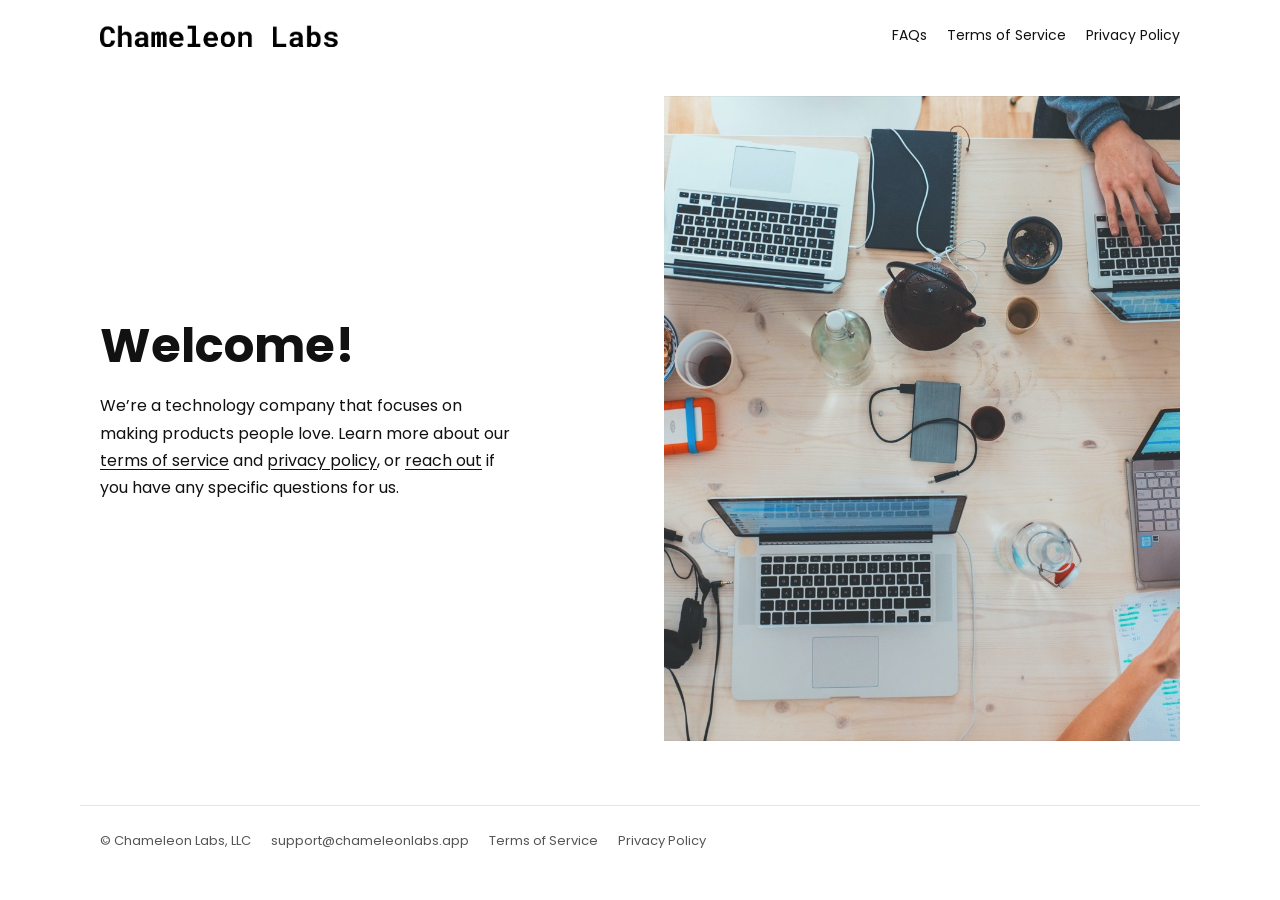
<file: index.html>
<!doctype html>
<html lang="en">
<head>
<meta charset="utf-8">
<meta name="viewport" content="width=device-width, initial-scale=1">
<title>Chameleon Labs</title>
<meta name="description" content="Chameleon Labs is a technology company that focuses on making products people love.">
<link rel="canonical" href="https://www.chameleonlabs.app/">
<link rel="preconnect" href="https://fonts.googleapis.com">
<link rel="preconnect" href="https://fonts.gstatic.com" crossorigin>
<link href="https://fonts.googleapis.com/css2?family=Poppins:wght@300;400;500;700&display=swap" rel="stylesheet">
<link rel="stylesheet" href="/style.css">
</head>
<body>
  <header class="site-header">
    <a class="logo" href="/"><img src="/assets/chameleon-labs-logo.png" alt="Chameleon Labs" width="238" height="22"></a>
    <nav class="site-nav" aria-label="Main">
      <a href="/faqs">FAQs</a>
      <a href="/terms-of-service">Terms of Service</a>
      <a href="/privacy-policy">Privacy Policy</a>
    </nav>
  </header>
  <main>
    <section class="hero">
      <div>
        <h1>Welcome!</h1>
        <p>We’re a technology company that focuses on making products people love. Learn more about our <a href="/terms-of-service">terms of service</a> and <a href="/privacy-policy">privacy policy</a>, or <a href="mailto:support@chameleonlabs.app">reach out</a> if you have any specific questions for us.</p>
      </div>
      <img src="/assets/workspace.jpg" alt="Laptops and notebooks on a shared work table" width="1600" height="1067">
    </section>
  </main>
  <footer class="site-footer">
    <span>© Chameleon Labs, LLC</span>
    <a href="mailto:support@chameleonlabs.app">support@chameleonlabs.app</a>
    <a href="/terms-of-service">Terms of Service</a>
    <a href="/privacy-policy">Privacy Policy</a>
  </footer>
</body>
</html>
</file>
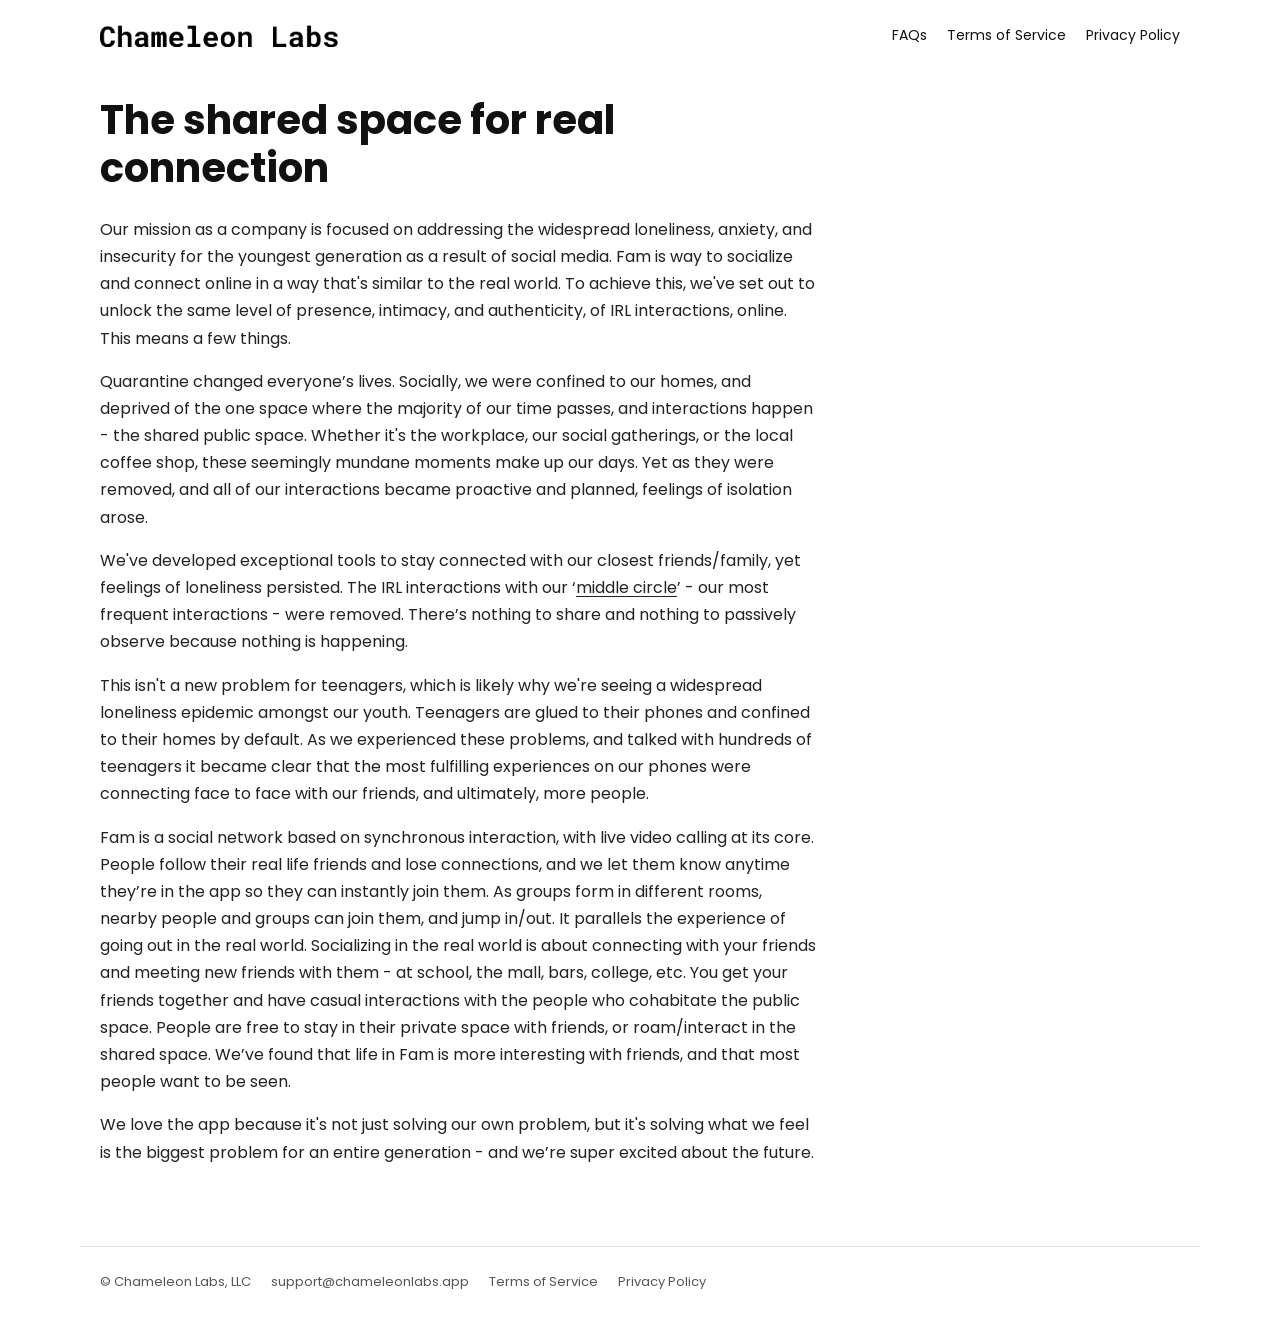
<file: about.html>
<!doctype html>
<html lang="en">
<head>
<meta charset="utf-8">
<meta name="viewport" content="width=device-width, initial-scale=1">
<title>About — Chameleon Labs</title>
<meta name="description" content="Chameleon Labs: the shared space for real connection.">
<link rel="canonical" href="https://www.chameleonlabs.app/about">
<link rel="preconnect" href="https://fonts.googleapis.com">
<link rel="preconnect" href="https://fonts.gstatic.com" crossorigin>
<link href="https://fonts.googleapis.com/css2?family=Poppins:wght@300;400;500;700&display=swap" rel="stylesheet">
<link rel="stylesheet" href="/style.css">
</head>
<body>
  <header class="site-header">
    <a class="logo" href="/"><img src="/assets/chameleon-labs-logo.png" alt="Chameleon Labs" width="238" height="22"></a>
    <nav class="site-nav" aria-label="Main">
      <a href="/faqs">FAQs</a>
      <a href="/terms-of-service">Terms of Service</a>
      <a href="/privacy-policy">Privacy Policy</a>
    </nav>
  </header>
  <main>
    <article class="prose">
    <h1>The shared space for real connection</h1>
    <p>Our mission as a company is focused on addressing the widespread loneliness, anxiety, and insecurity for the youngest generation as a result of social media. Fam is way to socialize and connect online in a way that's similar to the real world. To achieve this, we've set out to unlock the same level of presence, intimacy, and authenticity, of IRL interactions, online. This means a few things.</p>
    <p>Quarantine changed everyone’s lives. Socially, we were confined to our homes, and deprived of the one space where the majority of our time passes, and interactions happen - the shared public space. Whether it's the workplace, our social gatherings, or the local coffee shop, these seemingly mundane moments make up our days. Yet as they were removed, and all of our interactions became proactive and planned, feelings of isolation arose.</p>
    <p>We've developed exceptional tools to stay connected with our closest friends/family, yet feelings of loneliness persisted. The IRL interactions with our ‘<a href="https://www.bluezones.com/2020/04/casual-friendships-coworkers-and-even-your-outer-circle-influence-your-health/" rel="noopener">middle circle</a>’ - our most frequent interactions - were removed. There’s nothing to share and nothing to passively observe because nothing is happening.</p>
    <p>This isn't a new problem for teenagers, which is likely why we're seeing a widespread loneliness epidemic amongst our youth. Teenagers are glued to their phones and confined to their homes by default. As we experienced these problems, and talked with hundreds of teenagers it became clear that the most fulfilling experiences on our phones were connecting face to face with our friends, and ultimately, more people.</p>
    <p>Fam is a social network based on synchronous interaction, with live video calling at its core. People follow their real life friends and lose connections, and we let them know anytime they’re in the app so they can instantly join them. As groups form in different rooms, nearby people and groups can join them, and jump in/out. It parallels the experience of going out in the real world. Socializing in the real world is about connecting with your friends and meeting new friends with them - at school, the mall, bars, college, etc. You get your friends together and have casual interactions with the people who cohabitate the public space. People are free to stay in their private space with friends, or roam/interact in the shared space. We’ve found that life in Fam is more interesting with friends, and that most people want to be seen. </p>
    <p>We love the app because it's not just solving our own problem, but it's solving what we feel is the biggest problem for an entire generation - and we’re super excited about the future. </p>

    </article>
  </main>
  <footer class="site-footer">
    <span>© Chameleon Labs, LLC</span>
    <a href="mailto:support@chameleonlabs.app">support@chameleonlabs.app</a>
    <a href="/terms-of-service">Terms of Service</a>
    <a href="/privacy-policy">Privacy Policy</a>
  </footer>
</body>
</html>
</file>
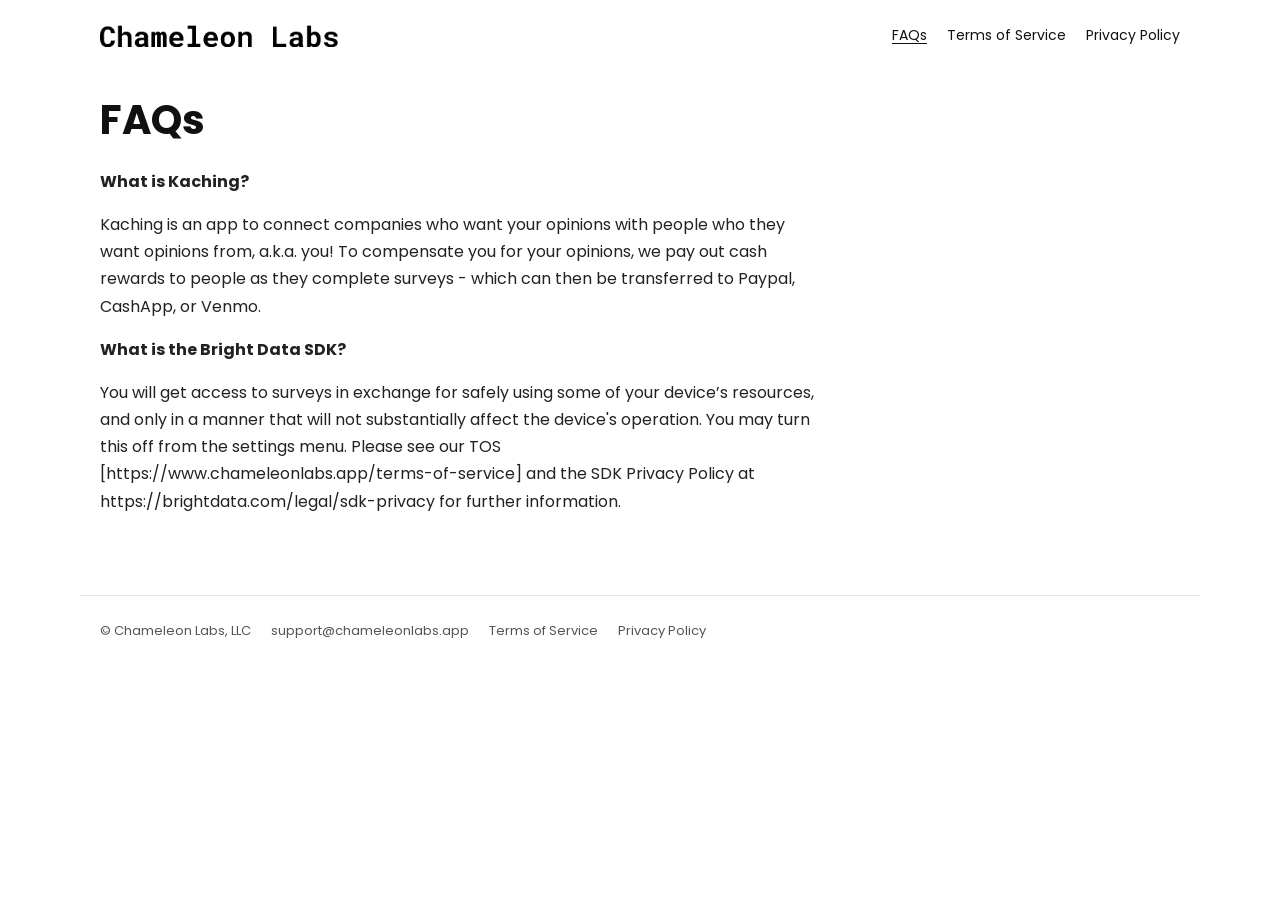
<file: faqs.html>
<!doctype html>
<html lang="en">
<head>
<meta charset="utf-8">
<meta name="viewport" content="width=device-width, initial-scale=1">
<title>FAQs — Chameleon Labs</title>
<meta name="description" content="Frequently asked questions about Kaching.">
<link rel="canonical" href="https://www.chameleonlabs.app/faqs">
<link rel="preconnect" href="https://fonts.googleapis.com">
<link rel="preconnect" href="https://fonts.gstatic.com" crossorigin>
<link href="https://fonts.googleapis.com/css2?family=Poppins:wght@300;400;500;700&display=swap" rel="stylesheet">
<link rel="stylesheet" href="/style.css">
</head>
<body>
  <header class="site-header">
    <a class="logo" href="/"><img src="/assets/chameleon-labs-logo.png" alt="Chameleon Labs" width="238" height="22"></a>
    <nav class="site-nav" aria-label="Main">
      <a href="/faqs" aria-current="page">FAQs</a>
      <a href="/terms-of-service">Terms of Service</a>
      <a href="/privacy-policy">Privacy Policy</a>
    </nav>
  </header>
  <main>
    <article class="prose">
    <h1>FAQs</h1>
    <p><strong>What is Kaching?</strong></p>
    <p>Kaching is an app to connect companies who want your opinions with people who they want opinions from, a.k.a. you! To compensate you for your opinions, we pay out cash rewards to people as they complete surveys - which can then be transferred to Paypal, CashApp, or Venmo.</p>
    <p><strong>What is the Bright Data SDK?</strong></p>
    <p>You will get access to surveys in exchange for safely using some of your device’s resources, and only in a manner that will not substantially affect the device's operation. You may turn this off from the settings menu. Please see our TOS [https://www.chameleonlabs.app/terms-of-service] and the SDK Privacy Policy at https://brightdata.com/legal/sdk-privacy for further information.</p>

    </article>
  </main>
  <footer class="site-footer">
    <span>© Chameleon Labs, LLC</span>
    <a href="mailto:support@chameleonlabs.app">support@chameleonlabs.app</a>
    <a href="/terms-of-service">Terms of Service</a>
    <a href="/privacy-policy">Privacy Policy</a>
  </footer>
</body>
</html>
</file>
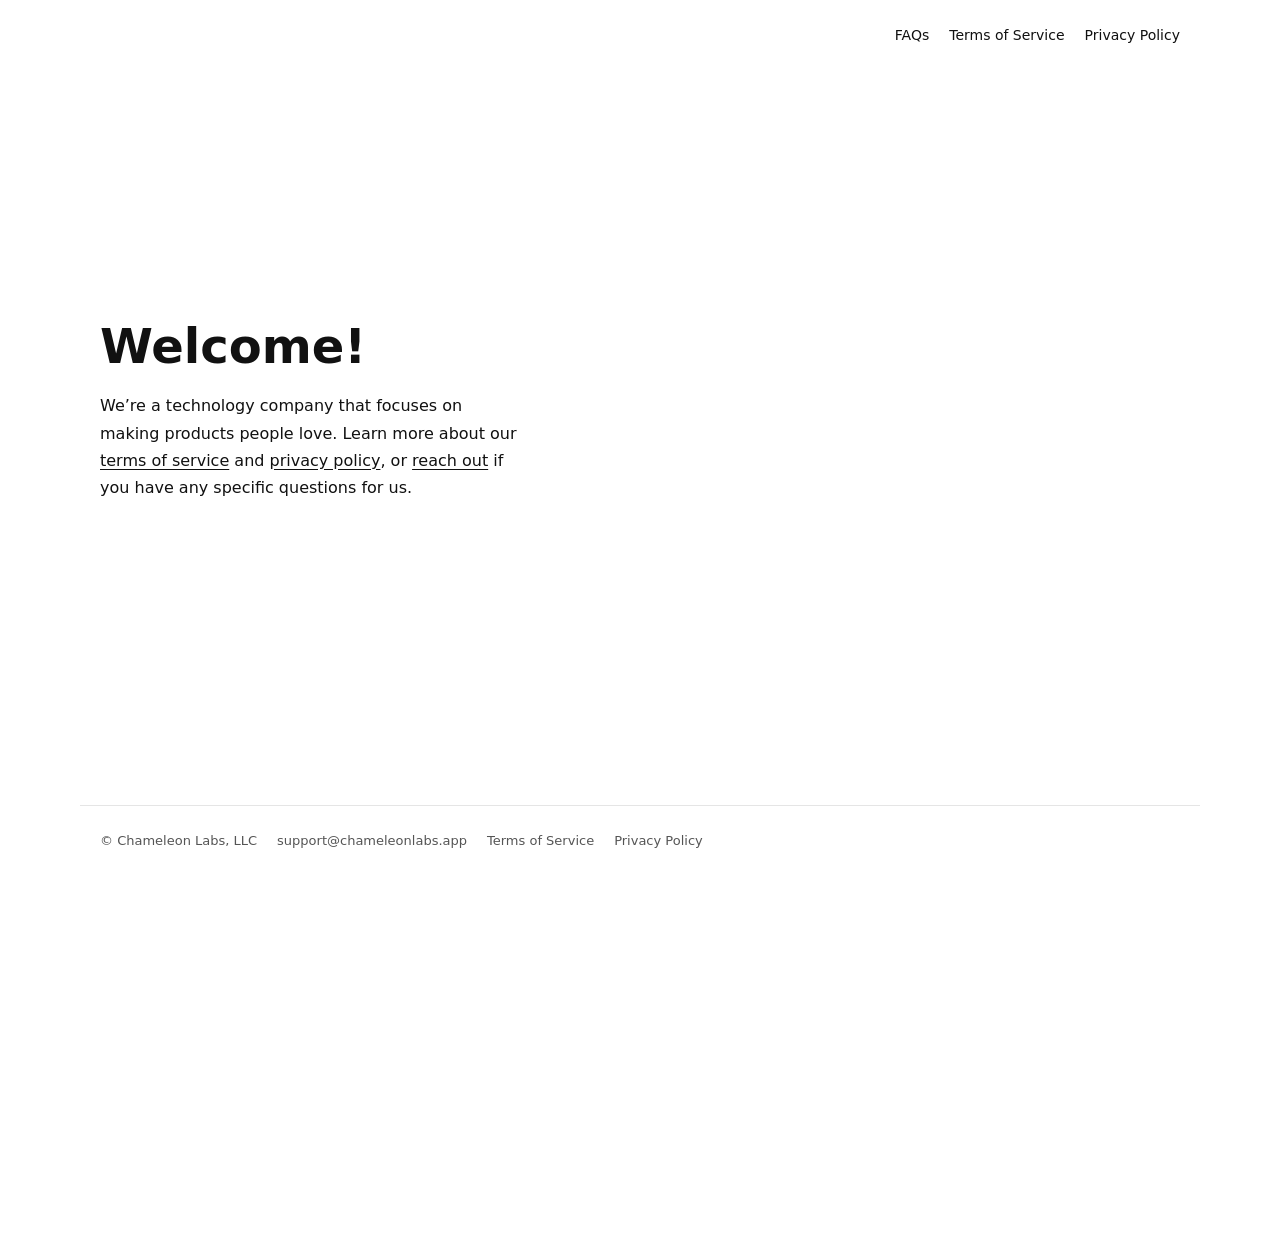
<file: home.html>
<!doctype html>
<html lang="en">
<head>
<meta charset="utf-8">
<title>Redirecting…</title>
<link rel="canonical" href="https://www.chameleonlabs.app/">
<meta http-equiv="refresh" content="0; url=/">
<meta name="robots" content="noindex">
</head>
<body><a href="/">Continue</a></body>
</html>
</file>
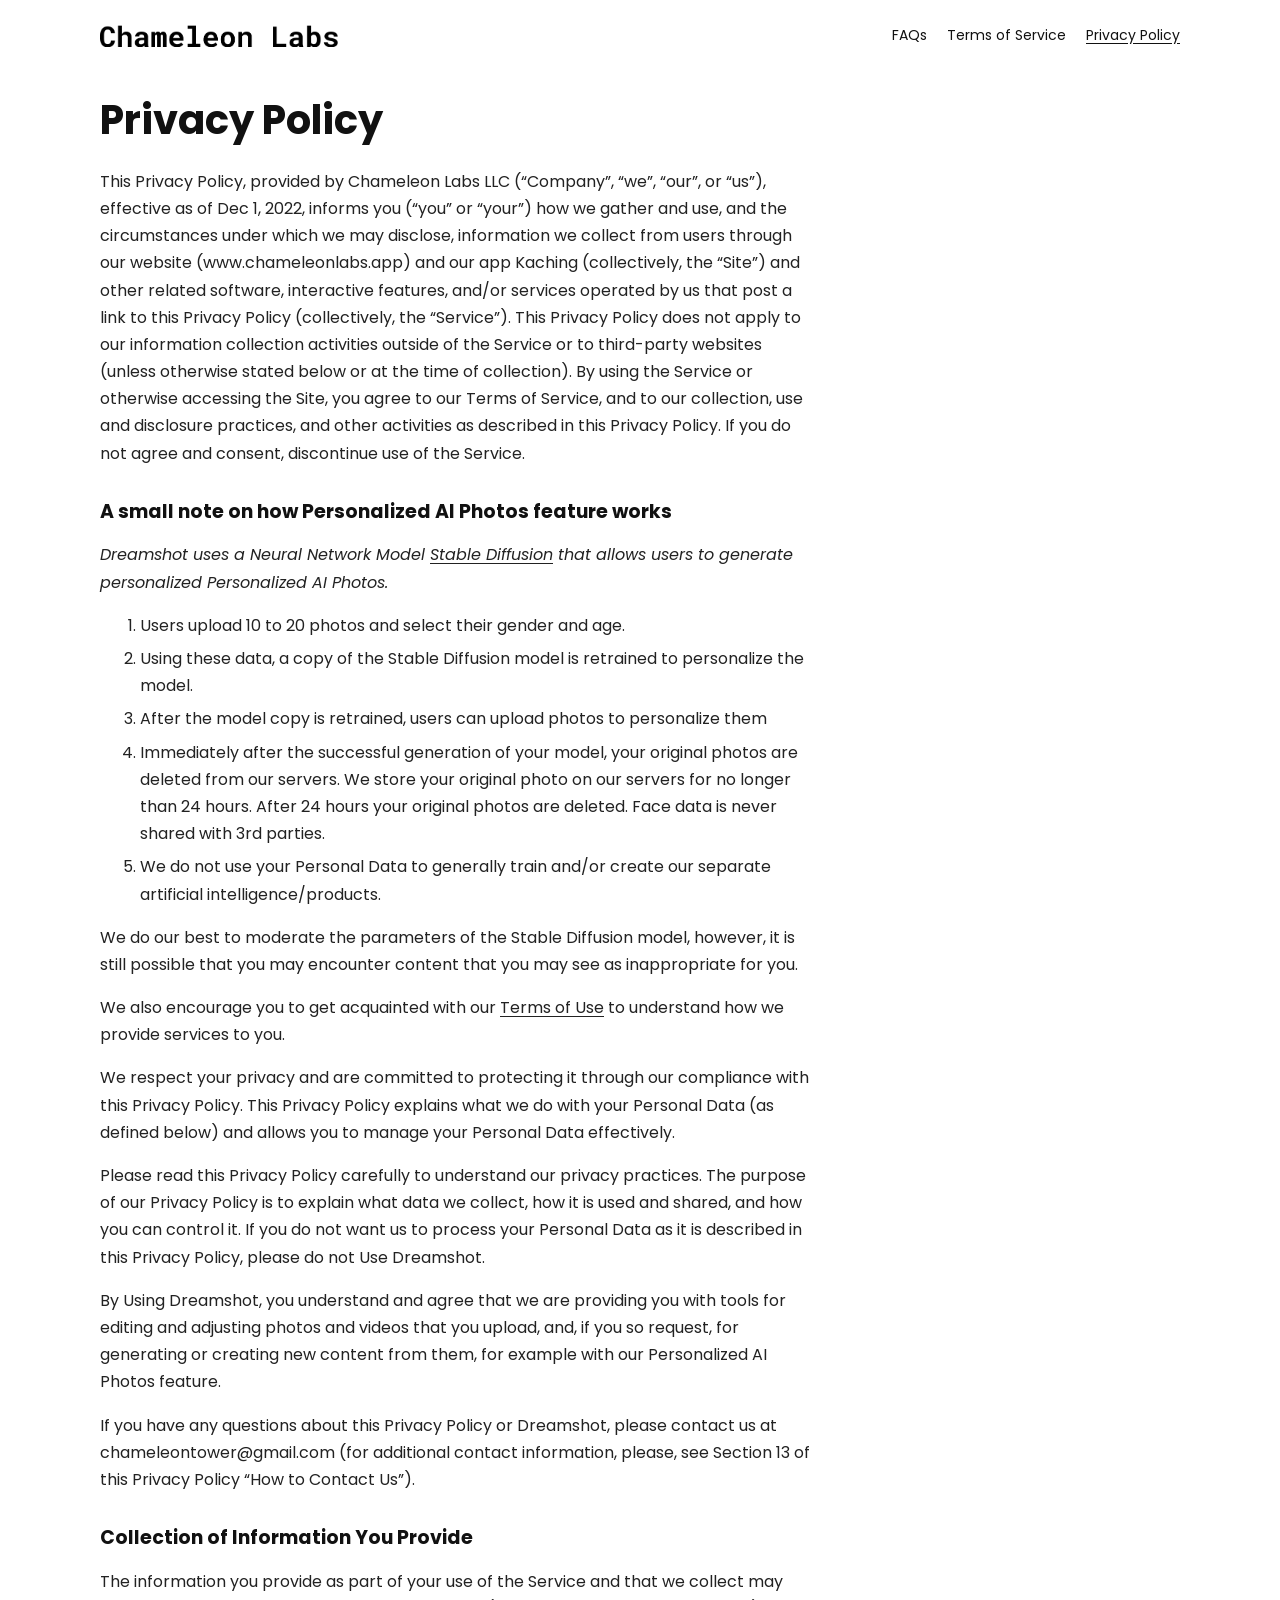
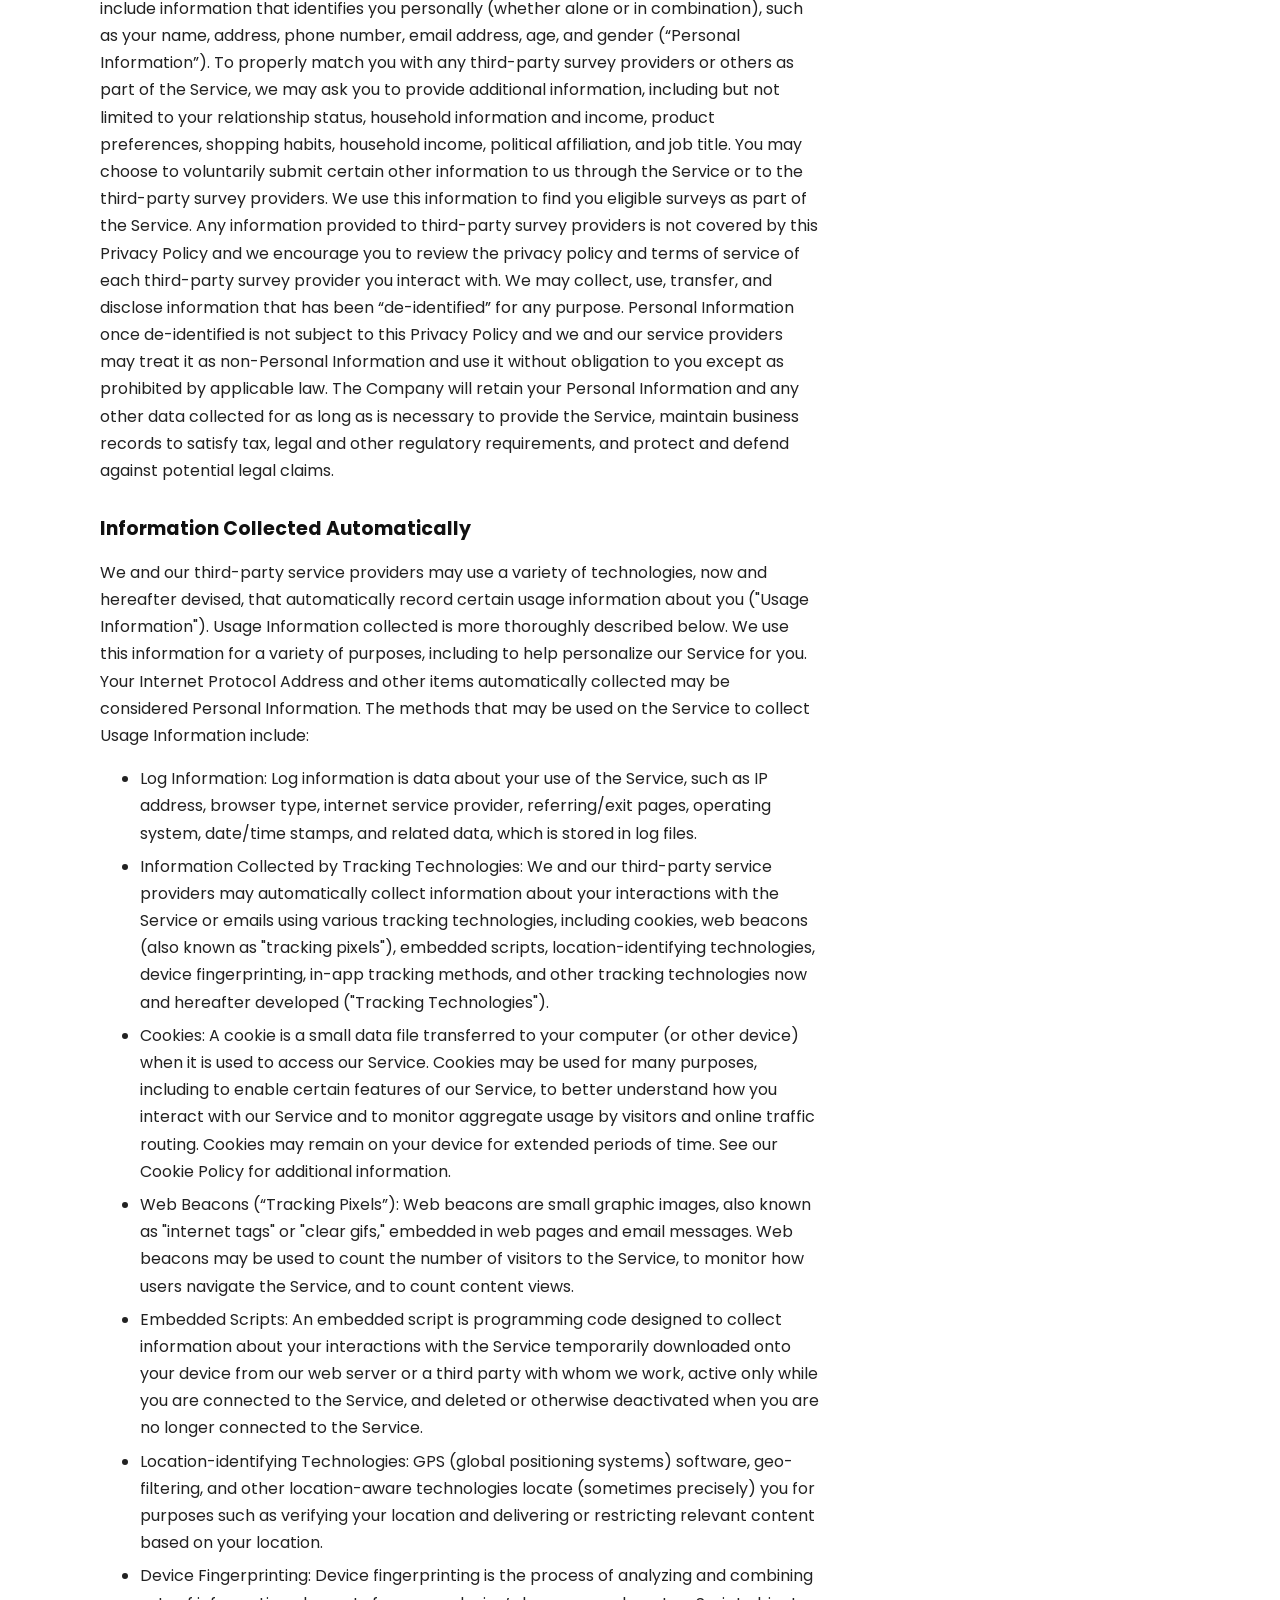
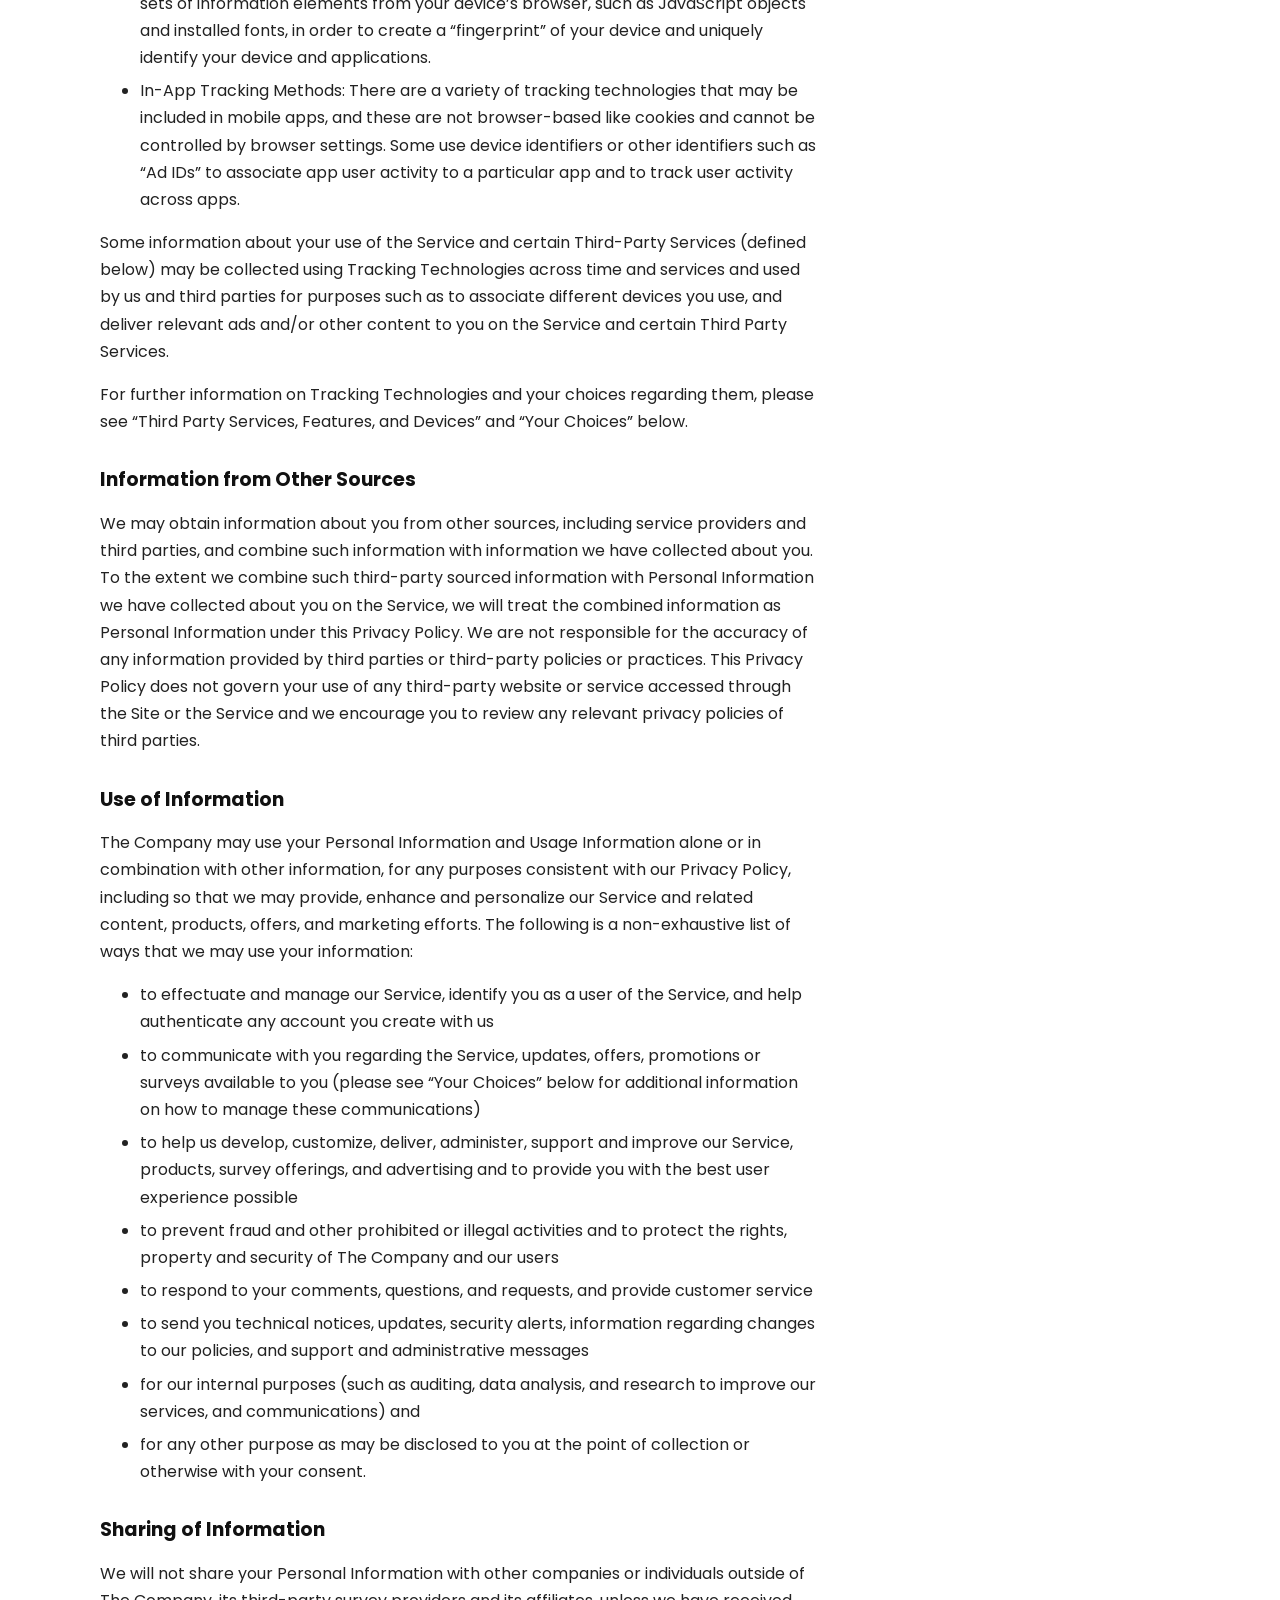
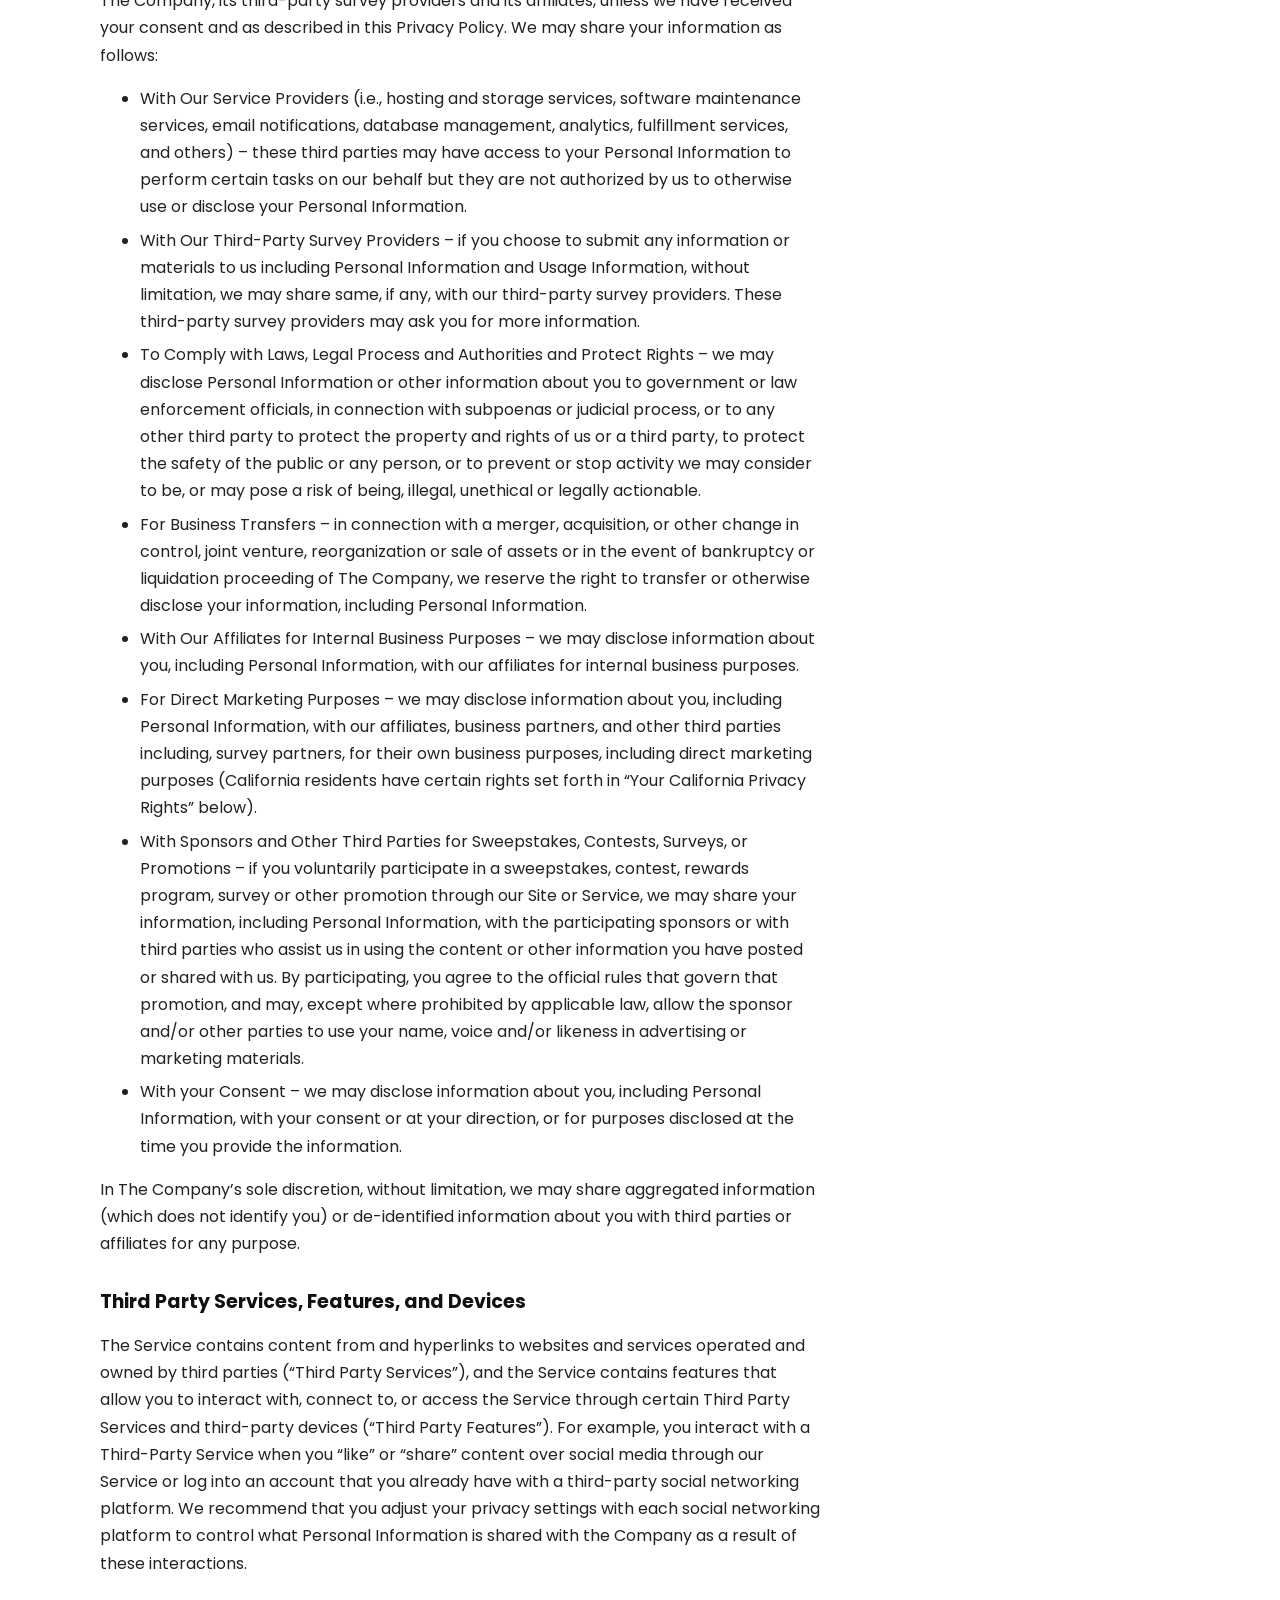
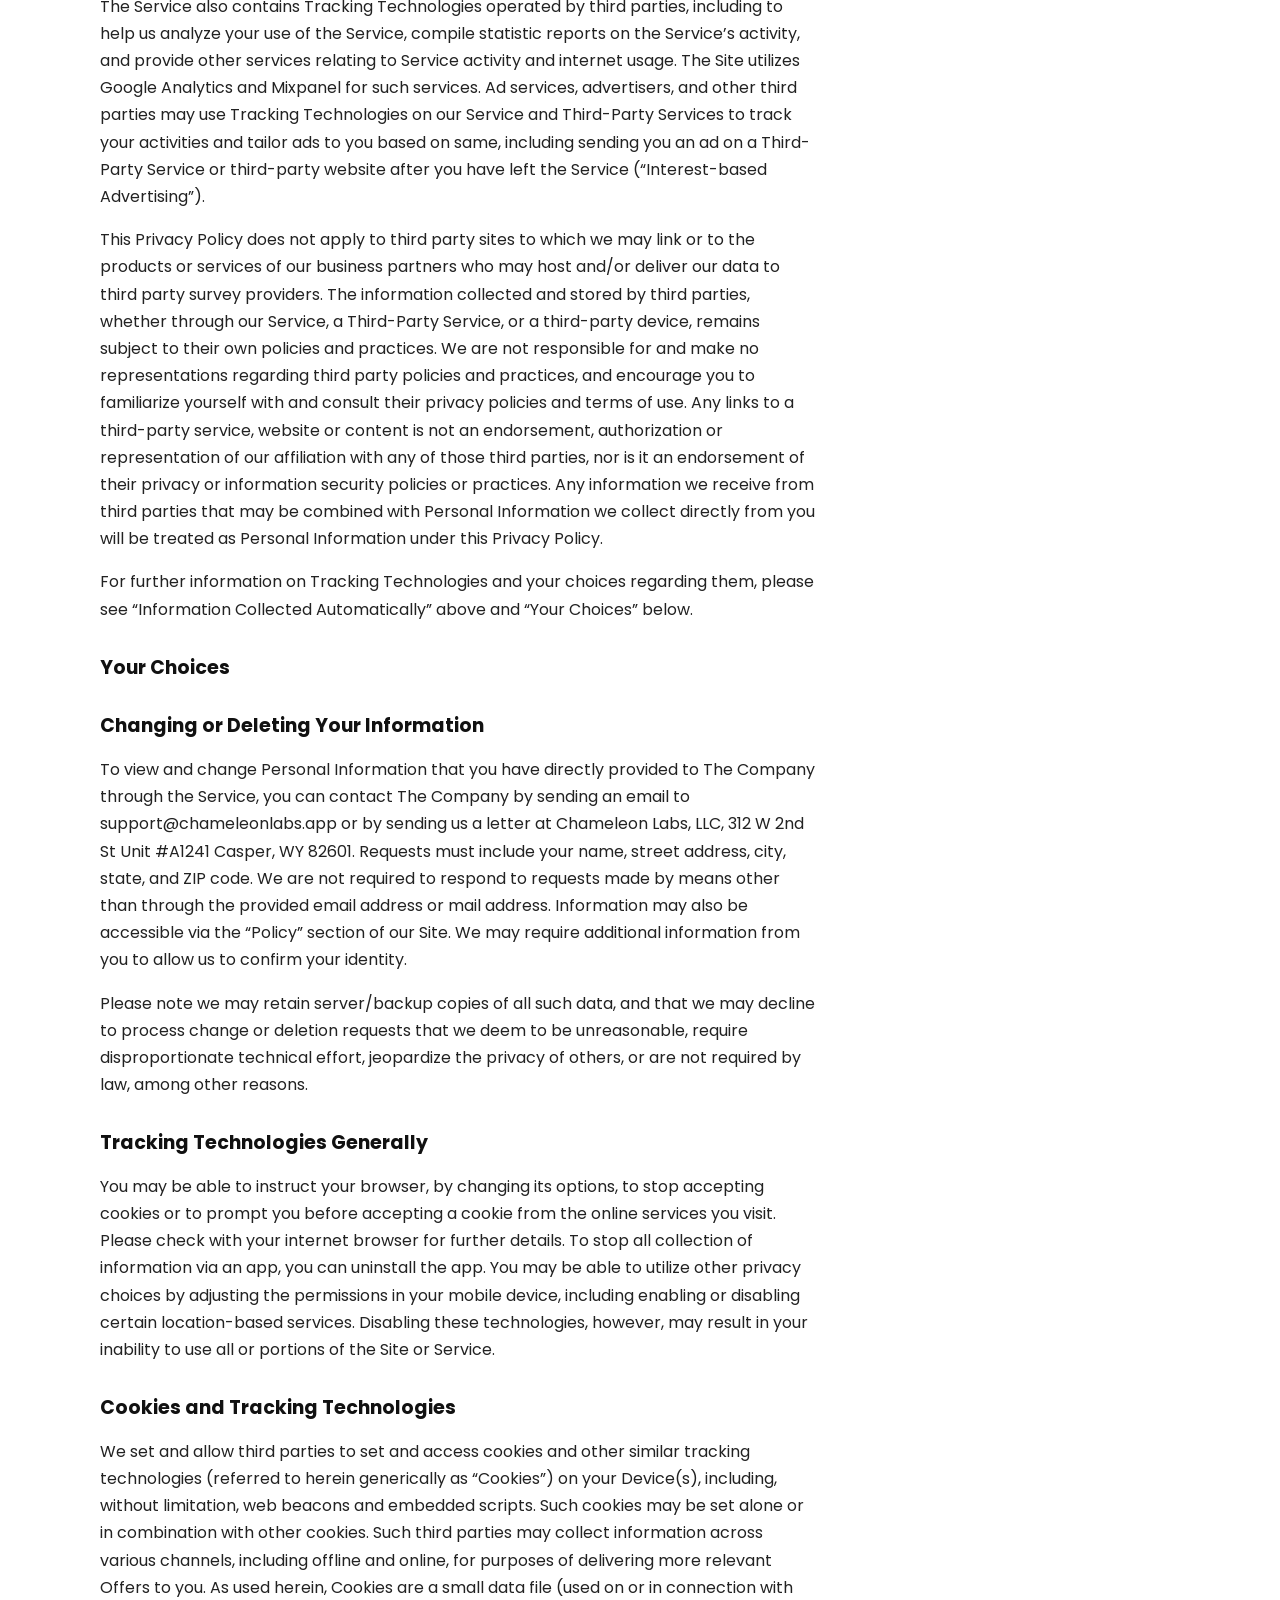
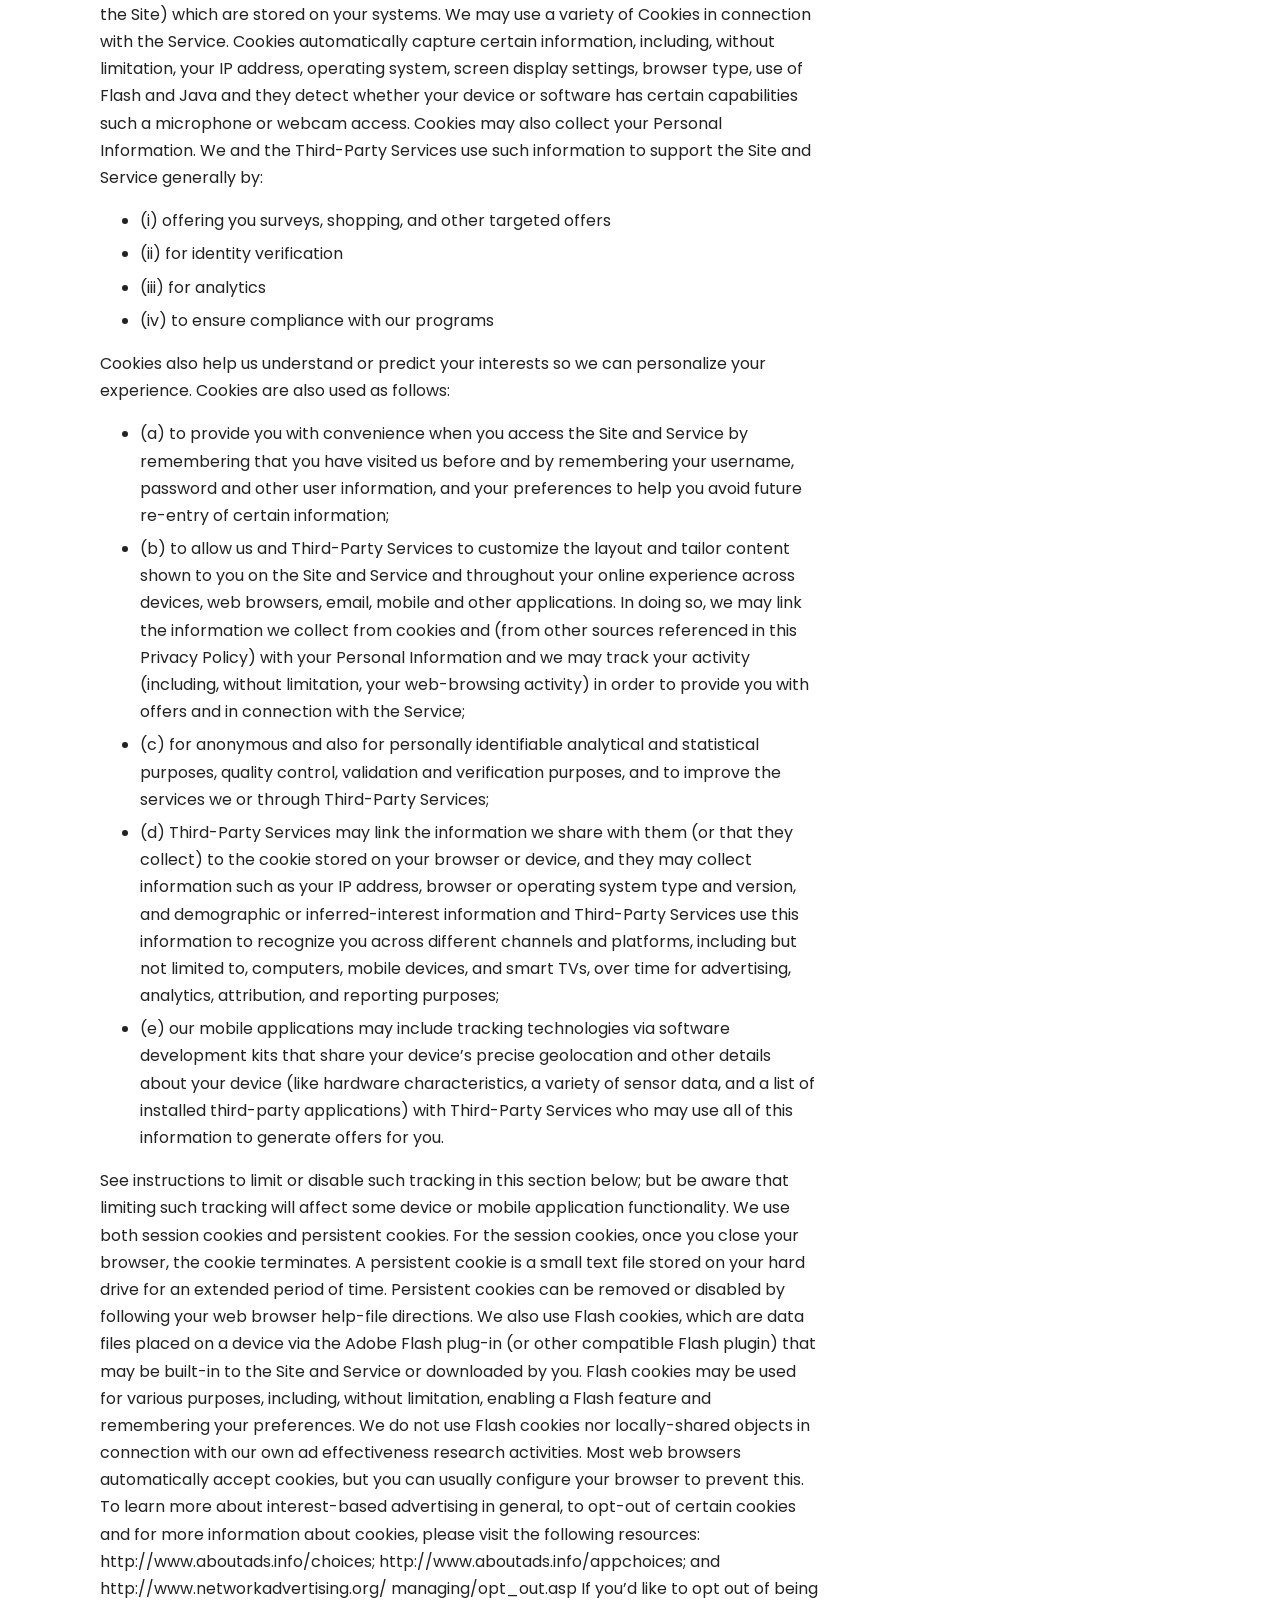
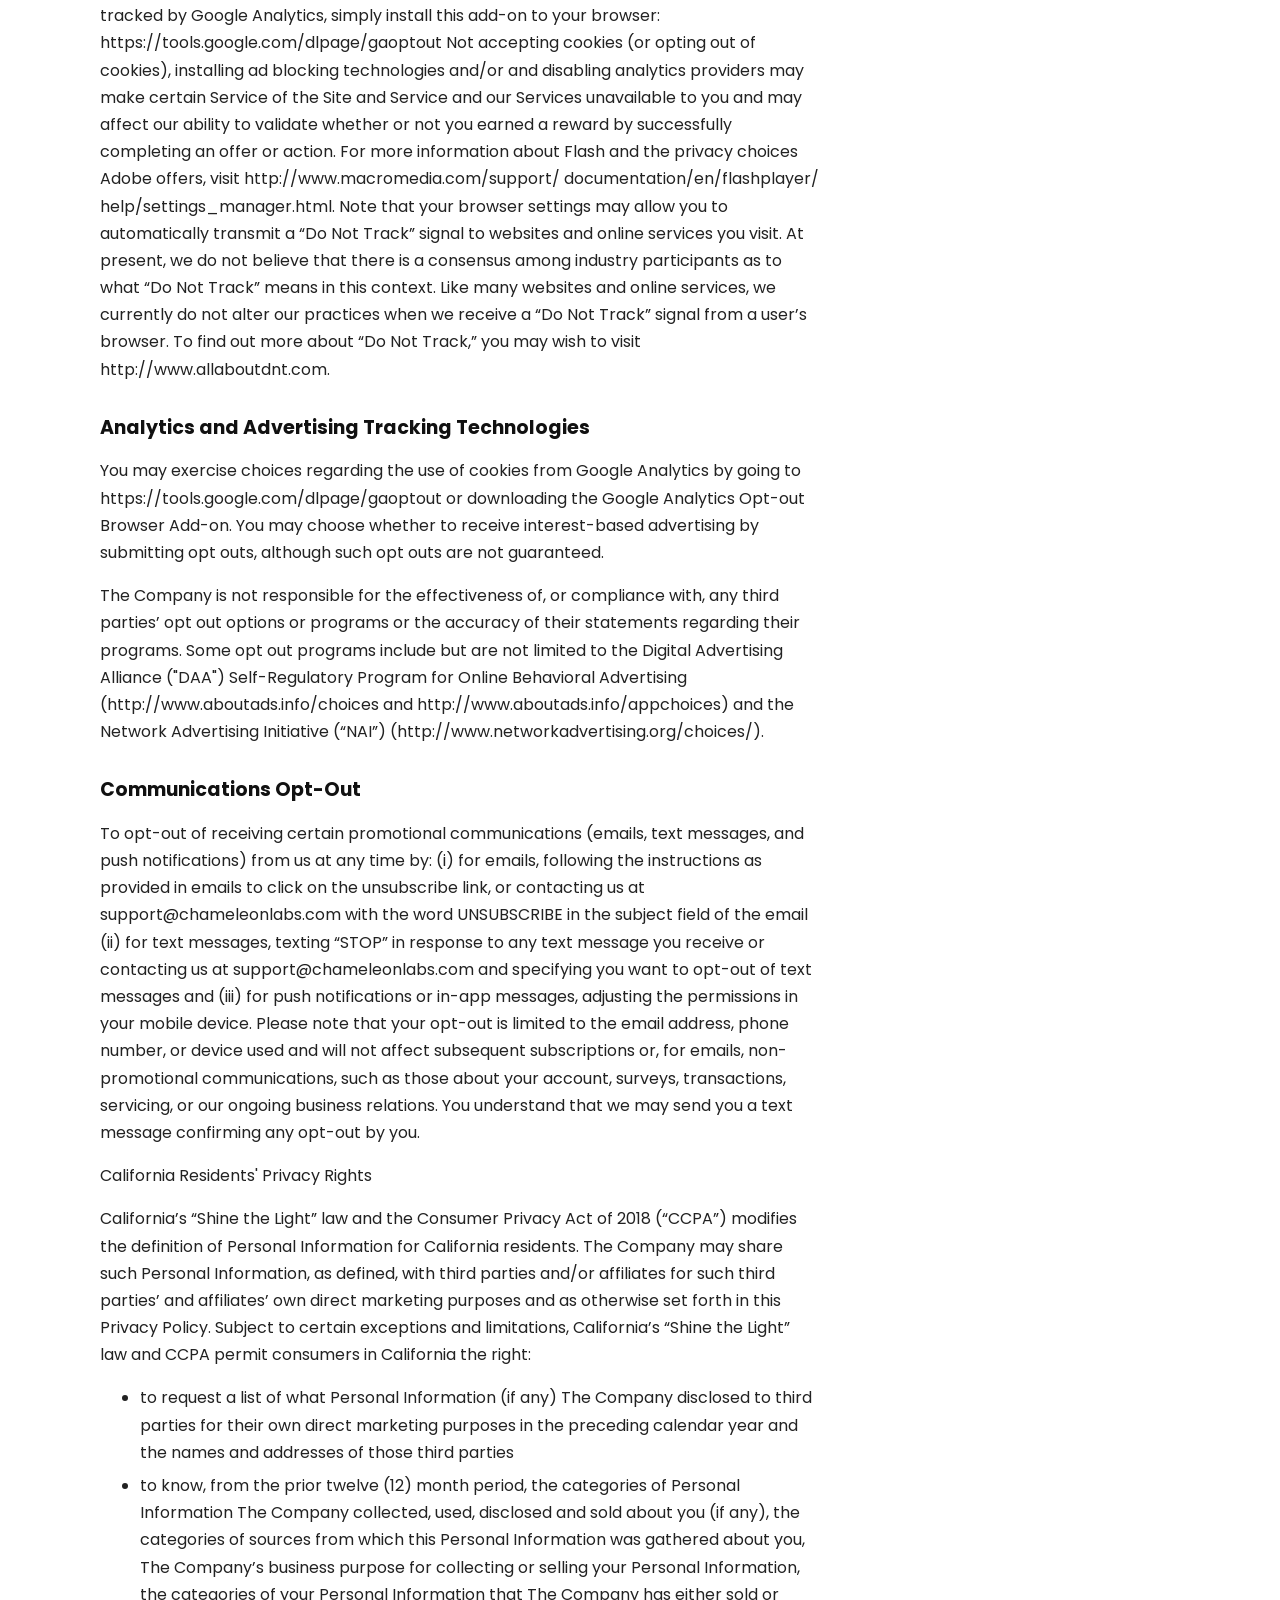
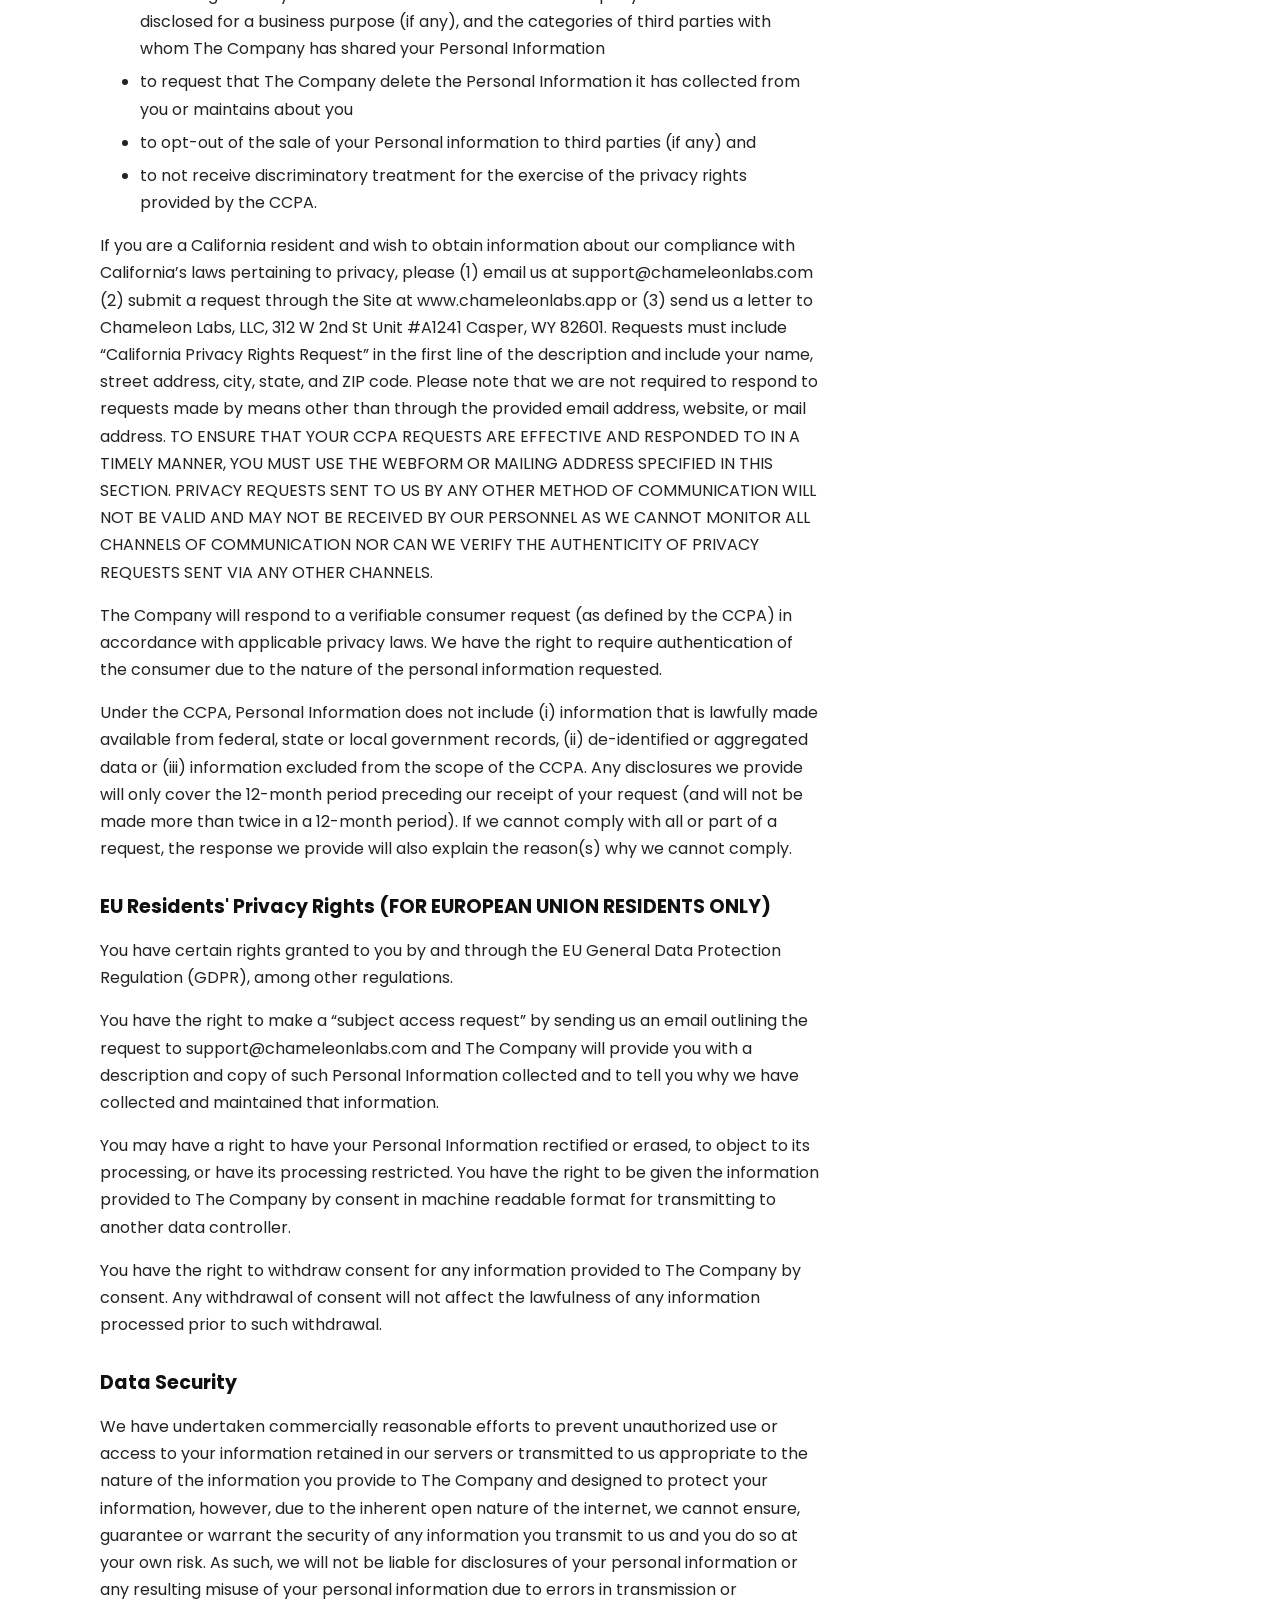
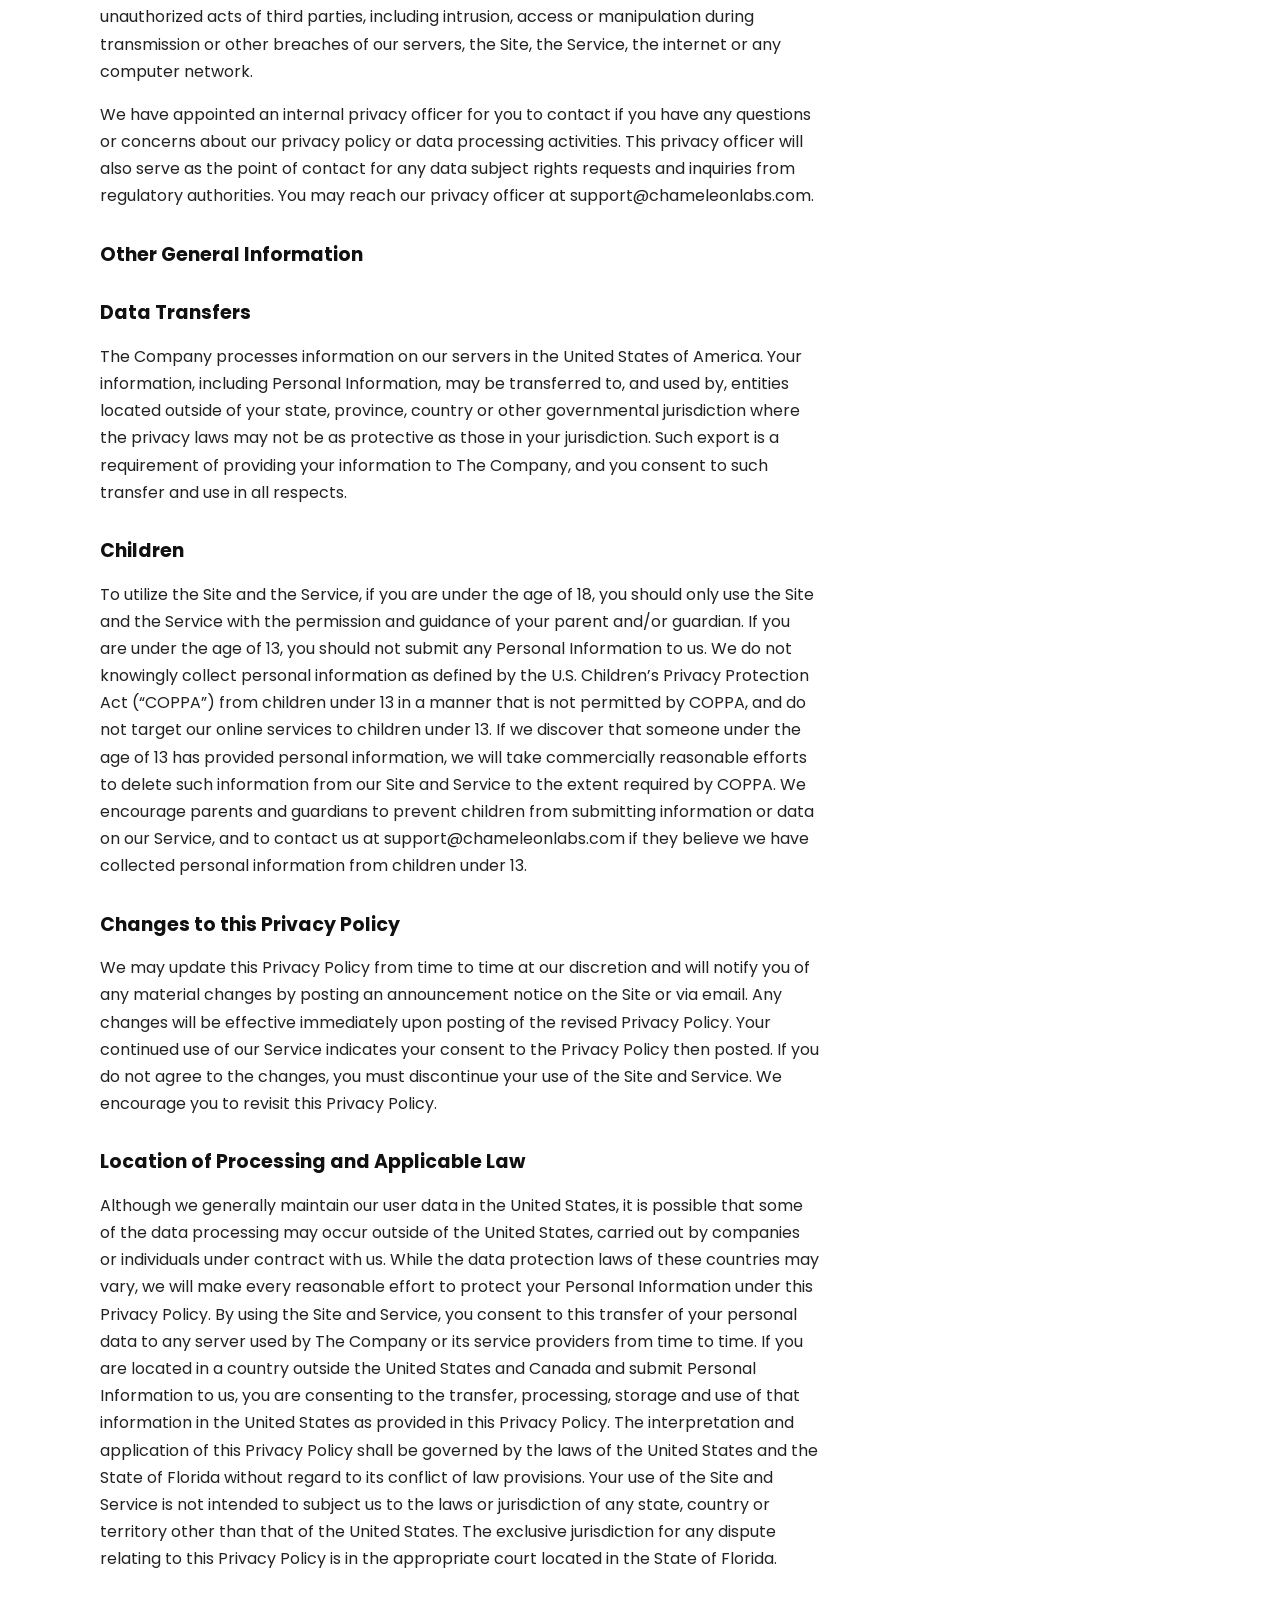
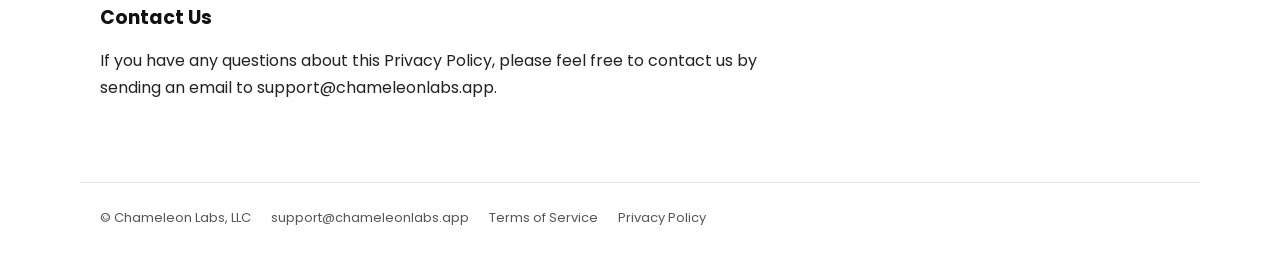
<file: privacy-policy.html>
<!doctype html>
<html lang="en">
<head>
<meta charset="utf-8">
<meta name="viewport" content="width=device-width, initial-scale=1">
<title>Privacy Policy — Chameleon Labs</title>
<meta name="description" content="Privacy Policy for Chameleon Labs, LLC and its apps.">
<link rel="canonical" href="https://www.chameleonlabs.app/privacy-policy">
<link rel="preconnect" href="https://fonts.googleapis.com">
<link rel="preconnect" href="https://fonts.gstatic.com" crossorigin>
<link href="https://fonts.googleapis.com/css2?family=Poppins:wght@300;400;500;700&display=swap" rel="stylesheet">
<link rel="stylesheet" href="/style.css">
</head>
<body>
  <header class="site-header">
    <a class="logo" href="/"><img src="/assets/chameleon-labs-logo.png" alt="Chameleon Labs" width="238" height="22"></a>
    <nav class="site-nav" aria-label="Main">
      <a href="/faqs">FAQs</a>
      <a href="/terms-of-service">Terms of Service</a>
      <a href="/privacy-policy" aria-current="page">Privacy Policy</a>
    </nav>
  </header>
  <main>
    <article class="prose">
    <h1>Privacy Policy</h1>
    <p>This Privacy Policy, provided by Chameleon Labs LLC (“Company”, “we”, “our”, or “us”), effective as of Dec 1, 2022, informs you (“you” or “your”) how we gather and use, and the circumstances under which we may disclose, information we collect from users through our website (www.chameleonlabs.app) and our app Kaching (collectively, the “Site”) and other related software, interactive features, and/or services operated by us that post a link to this Privacy Policy (collectively, the “Service”). This Privacy Policy does not apply to our information collection activities outside of the Service or to third-party websites (unless otherwise stated below or at the time of collection). By using the Service or otherwise accessing the Site, you agree to our Terms of Service, and to our collection, use and disclosure practices, and other activities as described in this Privacy Policy. If you do not agree and consent, discontinue use of the Service.</p>
    <h3><strong>A small note on how Personalized AI Photos feature works</strong></h3>
    <p><em>Dreamshot uses a Neural Network Model </em><a href="https://stability.ai/" rel="noopener"><em>Stable Diffusion</em></a><em> that allows users to generate personalized Personalized AI Photos.</em></p>
    <ol><li>Users upload 10 to 20 photos and select their gender and age.</li>
    <li>Using these data, a copy of the Stable Diffusion model is retrained to personalize the model.</li>
    <li>After the model copy is retrained, users can upload photos to personalize them</li>
    <li>Immediately after the successful generation of your model, your original photos are deleted from our servers. We store your original photo on our servers for no longer than 24 hours. After 24 hours your original photos are deleted. Face data is never shared with 3rd parties. </li>
    <li>We do not use your Personal Data to generally train and/or create our separate artificial intelligence/products.</li>
    </ol>
    <p>We do our best to moderate the parameters of the Stable Diffusion model, however, it is still possible that you may encounter content that you may see as inappropriate for you.</p>
    <p>We also encourage you to get acquainted with our <a href="/terms-of-service">Terms of Use</a> to understand how we provide services to you.</p>
    <p>We respect your privacy and are committed to protecting it through our compliance with this Privacy Policy. This Privacy Policy explains what we do with your Personal Data (as defined below) and allows you to manage your Personal Data effectively.</p>
    <p>Please read this Privacy Policy carefully to understand our privacy practices. The purpose of our Privacy Policy is to explain what data we collect, how it is used and shared, and how you can control it. If you do not want us to process your Personal Data as it is described in this Privacy Policy, please do not Use Dreamshot.</p>
    <p>By Using Dreamshot, you understand and agree that we are providing you with tools for editing and adjusting photos and videos that you upload, and, if you so request, for generating or creating new content from them, for example with our Personalized AI Photos feature.</p>
    <p>If you have any questions about this Privacy Policy or Dreamshot, please contact us at chameleontower@gmail.com (for additional contact information, please, see Section 13 of this Privacy Policy “How to Contact Us”).</p>
    <h3>Collection of Information You Provide</h3>
    <p>The information you provide as part of your use of the Service and that we collect may include information that identifies you personally (whether alone or in combination), such as your name, address, phone number, email address, age, and gender (“Personal Information”). To properly match you with any third-party survey providers or others as part of the Service, we may ask you to provide additional information, including but not limited to your relationship status, household information and income, product preferences, shopping habits, household income, political affiliation, and job title. You may choose to voluntarily submit certain other information to us through the Service or to the third-party survey providers. We use this information to find you eligible surveys as part of the Service. Any information provided to third-party survey providers is not covered by this Privacy Policy and we encourage you to review the privacy policy and terms of service of each third-party survey provider you interact with. We may collect, use, transfer, and disclose information that has been “de-identified” for any purpose. Personal Information once de-identified is not subject to this Privacy Policy and we and our service providers may treat it as non-Personal Information and use it without obligation to you except as prohibited by applicable law. The Company will retain your Personal Information and any other data collected for as long as is necessary to provide the Service, maintain business records to satisfy tax, legal and other regulatory requirements, and protect and defend against potential legal claims.</p>
    <h3>Information Collected Automatically</h3>
    <p>We and our third-party service providers may use a variety of technologies, now and hereafter devised, that automatically record certain usage information about you ("Usage Information"). Usage Information collected is more thoroughly described below. We use this information for a variety of purposes, including to help personalize our Service for you. Your Internet Protocol Address and other items automatically collected may be considered Personal Information. The methods that may be used on the Service to collect Usage Information include:</p>
    <ul><li>Log Information: Log information is data about your use of the Service, such as IP address, browser type, internet service provider, referring/exit pages, operating system, date/time stamps, and related data, which is stored in log files.</li>
    <li>Information Collected by Tracking Technologies: We and our third-party service providers may automatically collect information about your interactions with the Service or emails using various tracking technologies, including cookies, web beacons (also known as "tracking pixels"), embedded scripts, location-identifying technologies, device fingerprinting, in-app tracking methods, and other tracking technologies now and hereafter developed ("Tracking Technologies").</li>
    <li>Cookies: A cookie is a small data file transferred to your computer (or other device) when it is used to access our Service. Cookies may be used for many purposes, including to enable certain features of our Service, to better understand how you interact with our Service and to monitor aggregate usage by visitors and online traffic routing. Cookies may remain on your device for extended periods of time. See our Cookie Policy for additional information.</li>
    <li>Web Beacons (“Tracking Pixels”): Web beacons are small graphic images, also known as "internet tags" or "clear gifs," embedded in web pages and email messages. Web beacons may be used to count the number of visitors to the Service, to monitor how users navigate the Service, and to count content views.</li>
    <li>Embedded Scripts: An embedded script is programming code designed to collect information about your interactions with the Service temporarily downloaded onto your device from our web server or a third party with whom we work, active only while you are connected to the Service, and deleted or otherwise deactivated when you are no longer connected to the Service.</li>
    <li>Location-identifying Technologies: GPS (global positioning systems) software, geo-filtering, and other location-aware technologies locate (sometimes precisely) you for purposes such as verifying your location and delivering or restricting relevant content based on your location.</li>
    <li>Device Fingerprinting: Device fingerprinting is the process of analyzing and combining sets of information elements from your device’s browser, such as JavaScript objects and installed fonts, in order to create a “fingerprint” of your device and uniquely identify your device and applications.</li>
    <li>In-App Tracking Methods: There are a variety of tracking technologies that may be included in mobile apps, and these are not browser-based like cookies and cannot be controlled by browser settings. Some use device identifiers or other identifiers such as “Ad IDs” to associate app user activity to a particular app and to track user activity across apps.</li>
    </ul>
    <p>Some information about your use of the Service and certain Third-Party Services (defined below) may be collected using Tracking Technologies across time and services and used by us and third parties for purposes such as to associate different devices you use, and deliver relevant ads and/or other content to you on the Service and certain Third Party Services.</p>
    <p>For further information on Tracking Technologies and your choices regarding them, please see “Third Party Services, Features, and Devices” and “Your Choices” below.</p>
    <h3>Information from Other Sources</h3>
    <p>We may obtain information about you from other sources, including service providers and third parties, and combine such information with information we have collected about you. To the extent we combine such third-party sourced information with Personal Information we have collected about you on the Service, we will treat the combined information as Personal Information under this Privacy Policy. We are not responsible for the accuracy of any information provided by third parties or third-party policies or practices. This Privacy Policy does not govern your use of any third-party website or service accessed through the Site or the Service and we encourage you to review any relevant privacy policies of third parties.</p>
    <h3>Use of Information</h3>
    <p>The Company may use your Personal Information and Usage Information alone or in combination with other information, for any purposes consistent with our Privacy Policy, including so that we may provide, enhance and personalize our Service and related content, products, offers, and marketing efforts. The following is a non-exhaustive list of ways that we may use your information:</p>
    <ul><li>to effectuate and manage our Service, identify you as a user of the Service, and help authenticate any account you create with us</li>
    <li>to communicate with you regarding the Service, updates, offers, promotions or surveys available to you (please see “Your Choices” below for additional information on how to manage these communications)</li>
    <li>to help us develop, customize, deliver, administer, support and improve our Service, products, survey offerings, and advertising and to provide you with the best user experience possible</li>
    <li>to prevent fraud and other prohibited or illegal activities and to protect the rights, property and security of The Company and our users</li>
    <li>to respond to your comments, questions, and requests, and provide customer service</li>
    <li>to send you technical notices, updates, security alerts, information regarding changes to our policies, and support and administrative messages</li>
    <li>for our internal purposes (such as auditing, data analysis, and research to improve our services, and communications) and</li>
    <li>for any other purpose as may be disclosed to you at the point of collection or otherwise with your consent.</li>
    </ul>
    <h3>Sharing of Information</h3>
    <p>We will not share your Personal Information with other companies or individuals outside of The Company, its third-party survey providers and its affiliates, unless we have received your consent and as described in this Privacy Policy. We may share your information as follows:</p>
    <ul><li>With Our Service Providers (i.e., hosting and storage services, software maintenance services, email notifications, database management, analytics, fulfillment services, and others) – these third parties may have access to your Personal Information to perform certain tasks on our behalf but they are not authorized by us to otherwise use or disclose your Personal Information.</li>
    <li>With Our Third-Party Survey Providers – if you choose to submit any information or materials to us including Personal Information and Usage Information, without limitation, we may share same, if any, with our third-party survey providers. These third-party survey providers may ask you for more information.</li>
    <li>To Comply with Laws, Legal Process and Authorities and Protect Rights – we may disclose Personal Information or other information about you to government or law enforcement officials, in connection with subpoenas or judicial process, or to any other third party to protect the property and rights of us or a third party, to protect the safety of the public or any person, or to prevent or stop activity we may consider to be, or may pose a risk of being, illegal, unethical or legally actionable.</li>
    <li>For Business Transfers – in connection with a merger, acquisition, or other change in control, joint venture, reorganization or sale of assets or in the event of bankruptcy or liquidation proceeding of The Company, we reserve the right to transfer or otherwise disclose your information, including Personal Information.</li>
    <li>With Our Affiliates for Internal Business Purposes – we may disclose information about you, including Personal Information, with our affiliates for internal business purposes.</li>
    <li>For Direct Marketing Purposes – we may disclose information about you, including Personal Information, with our affiliates, business partners, and other third parties including, survey partners, for their own business purposes, including direct marketing purposes (California residents have certain rights set forth in “Your California Privacy Rights” below).</li>
    <li>With Sponsors and Other Third Parties for Sweepstakes, Contests, Surveys, or Promotions – if you voluntarily participate in a sweepstakes, contest, rewards program, survey or other promotion through our Site or Service, we may share your information, including Personal Information, with the participating sponsors or with third parties who assist us in using the content or other information you have posted or shared with us. By participating, you agree to the official rules that govern that promotion, and may, except where prohibited by applicable law, allow the sponsor and/or other parties to use your name, voice and/or likeness in advertising or marketing materials.</li>
    <li>With your Consent – we may disclose information about you, including Personal Information, with your consent or at your direction, or for purposes disclosed at the time you provide the information.</li>
    </ul>
    <p>In The Company’s sole discretion, without limitation, we may share aggregated information (which does not identify you) or de-identified information about you with third parties or affiliates for any purpose.</p>
    <h3>Third Party Services, Features, and Devices</h3>
    <p>The Service contains content from and hyperlinks to websites and services operated and owned by third parties (“Third Party Services”), and the Service contains features that allow you to interact with, connect to, or access the Service through certain Third Party Services and third-party devices (“Third Party Features”). For example, you interact with a Third-Party Service when you “like” or “share” content over social media through our Service or log into an account that you already have with a third-party social networking platform. We recommend that you adjust your privacy settings with each social networking platform to control what Personal Information is shared with the Company as a result of these interactions.</p>
    <p>The Service also contains Tracking Technologies operated by third parties, including to help us analyze your use of the Service, compile statistic reports on the Service’s activity, and provide other services relating to Service activity and internet usage. The Site utilizes Google Analytics and Mixpanel for such services. Ad services, advertisers, and other third parties may use Tracking Technologies on our Service and Third-Party Services to track your activities and tailor ads to you based on same, including sending you an ad on a Third-Party Service or third-party website after you have left the Service (“Interest-based Advertising”).</p>
    <p>This Privacy Policy does not apply to third party sites to which we may link or to the products or services of our business partners who may host and/or deliver our data to third party survey providers. The information collected and stored by third parties, whether through our Service, a Third-Party Service, or a third-party device, remains subject to their own policies and practices. We are not responsible for and make no representations regarding third party policies and practices, and encourage you to familiarize yourself with and consult their privacy policies and terms of use. Any links to a third-party service, website or content is not an endorsement, authorization or representation of our affiliation with any of those third parties, nor is it an endorsement of their privacy or information security policies or practices. Any information we receive from third parties that may be combined with Personal Information we collect directly from you will be treated as Personal Information under this Privacy Policy.</p>
    <p>For further information on Tracking Technologies and your choices regarding them, please see “Information Collected Automatically” above and “Your Choices” below.</p>
    <h3>Your Choices</h3>
    <h3>Changing or Deleting Your Information</h3>
    <p>To view and change Personal Information that you have directly provided to The Company through the Service, you can contact The Company by sending an email to support@chameleonlabs.app or by sending us a letter at Chameleon Labs, LLC, 312 W 2nd St Unit #A1241 Casper, WY 82601. Requests must include your name, street address, city, state, and ZIP code. We are not required to respond to requests made by means other than through the provided email address or mail address. Information may also be accessible via the “Policy” section of our Site. We may require additional information from you to allow us to confirm your identity.</p>
    <p>Please note we may retain server/backup copies of all such data, and that we may decline to process change or deletion requests that we deem to be unreasonable, require disproportionate technical effort, jeopardize the privacy of others, or are not required by law, among other reasons.</p>
    <h3>Tracking Technologies Generally</h3>
    <p>You may be able to instruct your browser, by changing its options, to stop accepting cookies or to prompt you before accepting a cookie from the online services you visit. Please check with your internet browser for further details. To stop all collection of information via an app, you can uninstall the app. You may be able to utilize other privacy choices by adjusting the permissions in your mobile device, including enabling or disabling certain location-based services. Disabling these technologies, however, may result in your inability to use all or portions of the Site or Service.</p>
    <h3>Cookies and Tracking Technologies</h3>
    <p>We set and allow third parties to set and access cookies and other similar tracking technologies (referred to herein generically as “Cookies”) on your Device(s), including, without limitation, web beacons and embedded scripts. Such cookies may be set alone or in combination with other cookies. Such third parties may collect information across various channels, including offline and online, for purposes of delivering more relevant Offers to you. As used herein, Cookies are a small data file (used on or in connection with the Site) which are stored on your systems. We may use a variety of Cookies in connection with the Service. Cookies automatically capture certain information, including, without limitation, your IP address, operating system, screen display settings, browser type, use of Flash and Java and they detect whether your device or software has certain capabilities such a microphone or webcam access. Cookies may also collect your Personal Information. We and the Third-Party Services use such information to support the Site and Service generally by:</p>
    <ul><li>(i) offering you surveys, shopping, and other targeted offers</li>
    <li>(ii) for identity verification</li>
    <li>(iii) for analytics</li>
    <li>(iv) to ensure compliance with our programs</li>
    </ul>
    <p>Cookies also help us understand or predict your interests so we can personalize your experience. Cookies are also used as follows:</p>
    <ul><li>(a) to provide you with convenience when you access the Site and Service by remembering that you have visited us before and by remembering your username, password and other user information, and your preferences to help you avoid future re-entry of certain information;</li>
    <li>(b) to allow us and Third-Party Services to customize the layout and tailor content shown to you on the Site and Service and throughout your online experience across devices, web browsers, email, mobile and other applications. In doing so, we may link the information we collect from cookies and (from other sources referenced in this Privacy Policy) with your Personal Information and we may track your activity (including, without limitation, your web-browsing activity) in order to provide you with offers and in connection with the Service;</li>
    <li>(c) for anonymous and also for personally identifiable analytical and statistical purposes, quality control, validation and verification purposes, and to improve the services we or through Third-Party Services;</li>
    <li>(d) Third-Party Services may link the information we share with them (or that they collect) to the cookie stored on your browser or device, and they may collect information such as your IP address, browser or operating system type and version, and demographic or inferred-interest information and Third-Party Services use this information to recognize you across different channels and platforms, including but not limited to, computers, mobile devices, and smart TVs, over time for advertising, analytics, attribution, and reporting purposes;</li>
    <li>(e) our mobile applications may include tracking technologies via software development kits that share your device’s precise geolocation and other details about your device (like hardware characteristics, a variety of sensor data, and a list of installed third-party applications) with Third-Party Services who may use all of this information to generate offers for you.</li>
    </ul>
    <p>See instructions to limit or disable such tracking in this section below; but be aware that limiting such tracking will affect some device or mobile application functionality. We use both session cookies and persistent cookies. For the session cookies, once you close your browser, the cookie terminates. A persistent cookie is a small text file stored on your hard drive for an extended period of time. Persistent cookies can be removed or disabled by following your web browser help-file directions. We also use Flash cookies, which are data files placed on a device via the Adobe Flash plug-in (or other compatible Flash plugin) that may be built-in to the Site and Service or downloaded by you. Flash cookies may be used for various purposes, including, without limitation, enabling a Flash feature and remembering your preferences. We do not use Flash cookies nor locally-shared objects in connection with our own ad effectiveness research activities. Most web browsers automatically accept cookies, but you can usually configure your browser to prevent this. To learn more about interest-based advertising in general, to opt-out of certain cookies and for more information about cookies, please visit the following resources: http://www.aboutads.info/choices; http://www.aboutads.info/appchoices; and http://www.networkadvertising.org/ managing/opt_out.asp If you’d like to opt out of being tracked by Google Analytics, simply install this add-on to your browser: https://tools.google.com/dlpage/gaoptout Not accepting cookies (or opting out of cookies), installing ad blocking technologies and/or and disabling analytics providers may make certain Service of the Site and Service and our Services unavailable to you and may affect our ability to validate whether or not you earned a reward by successfully completing an offer or action. For more information about Flash and the privacy choices Adobe offers, visit http://www.macromedia.com/support/ documentation/en/flashplayer/ help/settings_manager.html. Note that your browser settings may allow you to automatically transmit a “Do Not Track” signal to websites and online services you visit. At present, we do not believe that there is a consensus among industry participants as to what “Do Not Track” means in this context. Like many websites and online services, we currently do not alter our practices when we receive a “Do Not Track” signal from a user’s browser. To find out more about “Do Not Track,” you may wish to visit http://www.allaboutdnt.com.</p>
    <h3>Analytics and Advertising Tracking Technologies</h3>
    <p>You may exercise choices regarding the use of cookies from Google Analytics by going to https://tools.google.com/dlpage/gaoptout or downloading the Google Analytics Opt-out Browser Add-on. You may choose whether to receive interest-based advertising by submitting opt outs, although such opt outs are not guaranteed.</p>
    <p>The Company is not responsible for the effectiveness of, or compliance with, any third parties’ opt out options or programs or the accuracy of their statements regarding their programs. Some opt out programs include but are not limited to the Digital Advertising Alliance ("DAA") Self-Regulatory Program for Online Behavioral Advertising (http://www.aboutads.info/choices and http://www.aboutads.info/appchoices) and the Network Advertising Initiative (“NAI”) (http://www.networkadvertising.org/choices/).</p>
    <h3>Communications Opt-Out</h3>
    <p>To opt-out of receiving certain promotional communications (emails, text messages, and push notifications) from us at any time by: (i) for emails, following the instructions as provided in emails to click on the unsubscribe link, or contacting us at support@chameleonlabs.com with the word UNSUBSCRIBE in the subject field of the email (ii) for text messages, texting “STOP” in response to any text message you receive or contacting us at support@chameleonlabs.com and specifying you want to opt-out of text messages and (iii) for push notifications or in-app messages, adjusting the permissions in your mobile device. Please note that your opt-out is limited to the email address, phone number, or device used and will not affect subsequent subscriptions or, for emails, non-promotional communications, such as those about your account, surveys, transactions, servicing, or our ongoing business relations. You understand that we may send you a text message confirming any opt-out by you.</p>
    <p>California Residents' Privacy Rights</p>
    <p>California’s “Shine the Light” law and the Consumer Privacy Act of 2018 (“CCPA”) modifies the definition of Personal Information for California residents. The Company may share such Personal Information, as defined, with third parties and/or affiliates for such third parties’ and affiliates’ own direct marketing purposes and as otherwise set forth in this Privacy Policy. Subject to certain exceptions and limitations, California’s “Shine the Light” law and CCPA permit consumers in California the right:</p>
    <ul><li>to request a list of what Personal Information (if any) The Company disclosed to third parties for their own direct marketing purposes in the preceding calendar year and the names and addresses of those third parties</li>
    <li>to know, from the prior twelve (12) month period, the categories of Personal Information The Company collected, used, disclosed and sold about you (if any), the categories of sources from which this Personal Information was gathered about you, The Company’s business purpose for collecting or selling your Personal Information, the categories of your Personal Information that The Company has either sold or disclosed for a business purpose (if any), and the categories of third parties with whom The Company has shared your Personal Information</li>
    <li>to request that The Company delete the Personal Information it has collected from you or maintains about you</li>
    <li>to opt-out of the sale of your Personal information to third parties (if any) and</li>
    <li>to not receive discriminatory treatment for the exercise of the privacy rights provided by the CCPA.</li>
    </ul>
    <p>If you are a California resident and wish to obtain information about our compliance with California’s laws pertaining to privacy, please (1) email us at support@chameleonlabs.com (2) submit a request through the Site at www.chameleonlabs.app or (3) send us a letter to Chameleon Labs, LLC, 312 W 2nd St Unit #A1241 Casper, WY 82601. Requests must include “California Privacy Rights Request” in the first line of the description and include your name, street address, city, state, and ZIP code. Please note that we are not required to respond to requests made by means other than through the provided email address, website, or mail address. TO ENSURE THAT YOUR CCPA REQUESTS ARE EFFECTIVE AND RESPONDED TO IN A TIMELY MANNER, YOU MUST USE THE WEBFORM OR MAILING ADDRESS SPECIFIED IN THIS SECTION. PRIVACY REQUESTS SENT TO US BY ANY OTHER METHOD OF COMMUNICATION WILL NOT BE VALID AND MAY NOT BE RECEIVED BY OUR PERSONNEL AS WE CANNOT MONITOR ALL CHANNELS OF COMMUNICATION NOR CAN WE VERIFY THE AUTHENTICITY OF PRIVACY REQUESTS SENT VIA ANY OTHER CHANNELS.</p>
    <p>The Company will respond to a verifiable consumer request (as defined by the CCPA) in accordance with applicable privacy laws. We have the right to require authentication of the consumer due to the nature of the personal information requested.</p>
    <p>Under the CCPA, Personal Information does not include (i) information that is lawfully made available from federal, state or local government records, (ii) de-identified or aggregated data or (iii) information excluded from the scope of the CCPA. Any disclosures we provide will only cover the 12-month period preceding our receipt of your request (and will not be made more than twice in a 12-month period). If we cannot comply with all or part of a request, the response we provide will also explain the reason(s) why we cannot comply.</p>
    <h3>EU Residents' Privacy Rights (FOR EUROPEAN UNION RESIDENTS ONLY)</h3>
    <p>You have certain rights granted to you by and through the EU General Data Protection Regulation (GDPR), among other regulations.</p>
    <p>You have the right to make a “subject access request” by sending us an email outlining the request to support@chameleonlabs.com and The Company will provide you with a description and copy of such Personal Information collected and to tell you why we have collected and maintained that information.</p>
    <p>You may have a right to have your Personal Information rectified or erased, to object to its processing, or have its processing restricted. You have the right to be given the information provided to The Company by consent in machine readable format for transmitting to another data controller.</p>
    <p>You have the right to withdraw consent for any information provided to The Company by consent. Any withdrawal of consent will not affect the lawfulness of any information processed prior to such withdrawal.</p>
    <h3>Data Security</h3>
    <p>We have undertaken commercially reasonable efforts to prevent unauthorized use or access to your information retained in our servers or transmitted to us appropriate to the nature of the information you provide to The Company and designed to protect your information, however, due to the inherent open nature of the internet, we cannot ensure, guarantee or warrant the security of any information you transmit to us and you do so at your own risk. As such, we will not be liable for disclosures of your personal information or any resulting misuse of your personal information due to errors in transmission or unauthorized acts of third parties, including intrusion, access or manipulation during transmission or other breaches of our servers, the Site, the Service, the internet or any computer network.</p>
    <p>We have appointed an internal privacy officer for you to contact if you have any questions or concerns about our privacy policy or data processing activities. This privacy officer will also serve as the point of contact for any data subject rights requests and inquiries from regulatory authorities. You may reach our privacy officer at support@chameleonlabs.com.</p>
    <h3>Other General Information</h3>
    <h3>Data Transfers</h3>
    <p>The Company processes information on our servers in the United States of America. Your information, including Personal Information, may be transferred to, and used by, entities located outside of your state, province, country or other governmental jurisdiction where the privacy laws may not be as protective as those in your jurisdiction. Such export is a requirement of providing your information to The Company, and you consent to such transfer and use in all respects.</p>
    <h3>Children</h3>
    <p>To utilize the Site and the Service, if you are under the age of 18, you should only use the Site and the Service with the permission and guidance of your parent and/or guardian. If you are under the age of 13, you should not submit any Personal Information to us. We do not knowingly collect personal information as defined by the U.S. Children’s Privacy Protection Act (“COPPA”) from children under 13 in a manner that is not permitted by COPPA, and do not target our online services to children under 13. If we discover that someone under the age of 13 has provided personal information, we will take commercially reasonable efforts to delete such information from our Site and Service to the extent required by COPPA. We encourage parents and guardians to prevent children from submitting information or data on our Service, and to contact us at support@chameleonlabs.com if they believe we have collected personal information from children under 13.</p>
    <h3>Changes to this Privacy Policy</h3>
    <p>We may update this Privacy Policy from time to time at our discretion and will notify you of any material changes by posting an announcement notice on the Site or via email. Any changes will be effective immediately upon posting of the revised Privacy Policy. Your continued use of our Service indicates your consent to the Privacy Policy then posted. If you do not agree to the changes, you must discontinue your use of the Site and Service. We encourage you to revisit this Privacy Policy.</p>
    <h3>Location of Processing and Applicable Law</h3>
    <p>Although we generally maintain our user data in the United States, it is possible that some of the data processing may occur outside of the United States, carried out by companies or individuals under contract with us. While the data protection laws of these countries may vary, we will make every reasonable effort to protect your Personal Information under this Privacy Policy. By using the Site and Service, you consent to this transfer of your personal data to any server used by The Company or its service providers from time to time. If you are located in a country outside the United States and Canada and submit Personal Information to us, you are consenting to the transfer, processing, storage and use of that information in the United States as provided in this Privacy Policy. The interpretation and application of this Privacy Policy shall be governed by the laws of the United States and the State of Florida without regard to its conflict of law provisions. Your use of the Site and Service is not intended to subject us to the laws or jurisdiction of any state, country or territory other than that of the United States. The exclusive jurisdiction for any dispute relating to this Privacy Policy is in the appropriate court located in the State of Florida.</p>
    <h3>Contact Us</h3>
    <p>If you have any questions about this Privacy Policy, please feel free to contact us by sending an email to support@chameleonlabs.app.</p>

    </article>
  </main>
  <footer class="site-footer">
    <span>© Chameleon Labs, LLC</span>
    <a href="mailto:support@chameleonlabs.app">support@chameleonlabs.app</a>
    <a href="/terms-of-service">Terms of Service</a>
    <a href="/privacy-policy">Privacy Policy</a>
  </footer>
</body>
</html>
</file>
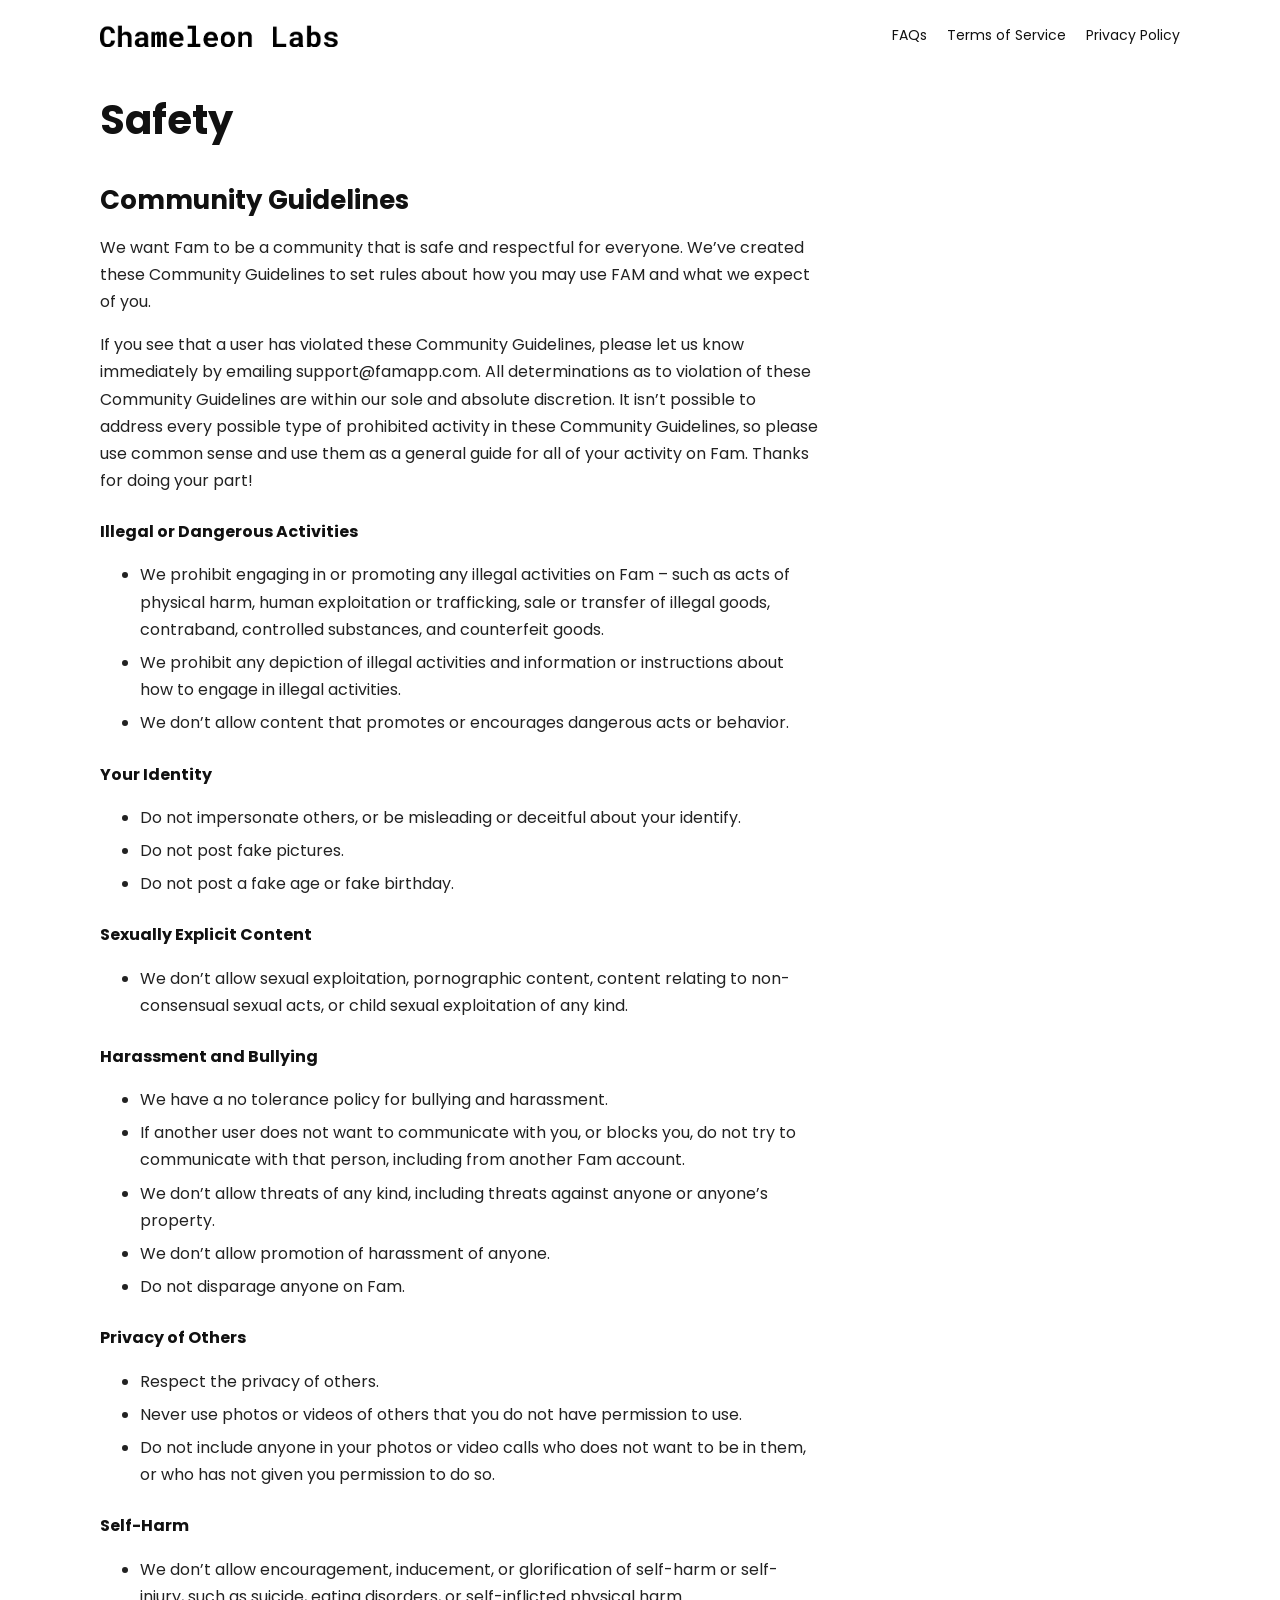
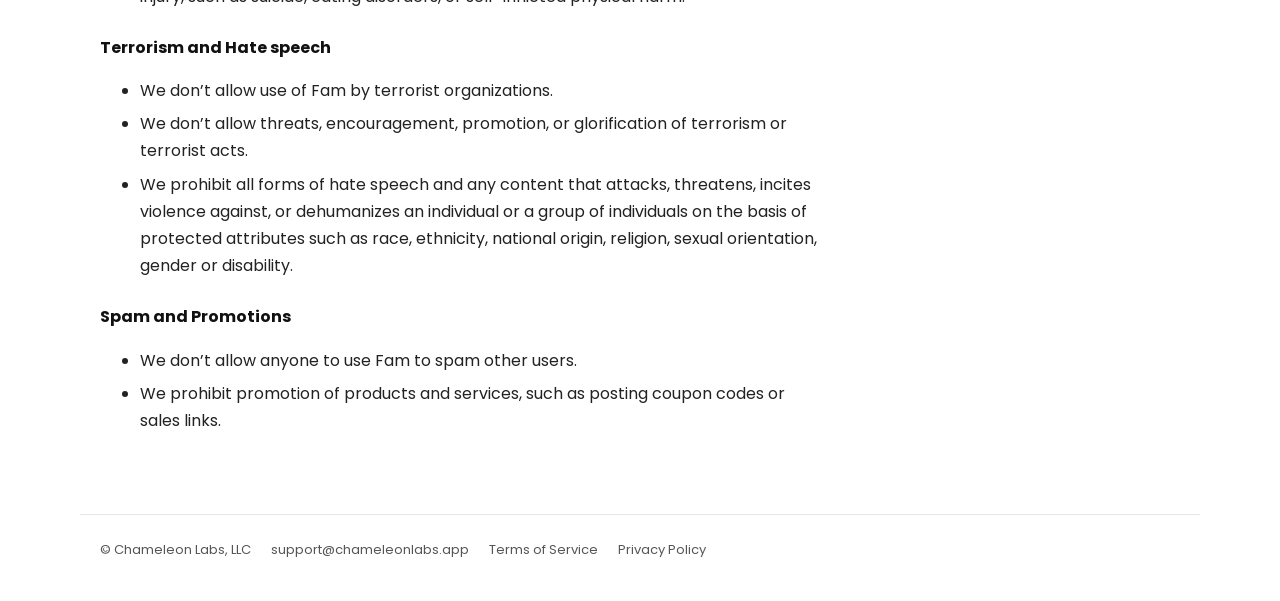
<file: safety.html>
<!doctype html>
<html lang="en">
<head>
<meta charset="utf-8">
<meta name="viewport" content="width=device-width, initial-scale=1">
<title>Safety — Chameleon Labs</title>
<meta name="description" content="Community Guidelines.">
<link rel="canonical" href="https://www.chameleonlabs.app/safety">
<link rel="preconnect" href="https://fonts.googleapis.com">
<link rel="preconnect" href="https://fonts.gstatic.com" crossorigin>
<link href="https://fonts.googleapis.com/css2?family=Poppins:wght@300;400;500;700&display=swap" rel="stylesheet">
<link rel="stylesheet" href="/style.css">
</head>
<body>
  <header class="site-header">
    <a class="logo" href="/"><img src="/assets/chameleon-labs-logo.png" alt="Chameleon Labs" width="238" height="22"></a>
    <nav class="site-nav" aria-label="Main">
      <a href="/faqs">FAQs</a>
      <a href="/terms-of-service">Terms of Service</a>
      <a href="/privacy-policy">Privacy Policy</a>
    </nav>
  </header>
  <main>
    <article class="prose">
    <h1>Safety</h1>
    <h2><strong>Community Guidelines</strong></h2>
    <p>We want Fam to be a community that is safe and respectful for everyone. We’ve created these Community Guidelines to set rules about how you may use FAM and what we expect of you. </p>
    <p>If you see that a user has violated these Community Guidelines, please let us know immediately by emailing support@famapp.com. All determinations as to violation of these Community Guidelines are within our sole and absolute discretion. It isn’t possible to address every possible type of prohibited activity in these Community Guidelines, so please use common sense and use them as a general guide for all of your activity on Fam. Thanks for doing your part!</p>
    <h4><strong>Illegal or Dangerous Activities</strong></h4>
    <ul><li>We prohibit engaging in or promoting any illegal activities on Fam – such as acts of physical harm, human exploitation or trafficking, sale or transfer of illegal goods, contraband, controlled substances, and counterfeit goods.</li>
    <li>We prohibit any depiction of illegal activities and information or instructions about how to engage in illegal activities. </li>
    <li>We don’t allow content that promotes or encourages dangerous acts or behavior.</li>
    </ul>
    <h4><strong>Your Identity</strong></h4>
    <ul><li>Do not impersonate others, or be misleading or deceitful about your identify.</li>
    <li>Do not post fake pictures.</li>
    <li>Do not post a fake age or fake birthday.</li>
    </ul>
    <h4><strong>Sexually Explicit Content </strong></h4>
    <ul><li>We don’t allow sexual exploitation, pornographic content, content relating to non-consensual sexual acts, or child sexual exploitation of any kind. </li>
    </ul>
    <h4><strong>Harassment and Bullying</strong></h4>
    <ul><li>We have a no tolerance policy for bullying and harassment. </li>
    <li>If another user does not want to communicate with you, or blocks you, do not try to communicate with that person, including from another Fam account. </li>
    <li>We don’t allow threats of any kind, including threats against anyone or anyone’s property. </li>
    <li>We don’t allow promotion of harassment of anyone.</li>
    <li>Do not disparage anyone on Fam.</li>
    </ul>
    <h4><strong>Privacy of Others</strong></h4>
    <ul><li>Respect the privacy of others.</li>
    <li>Never use photos or videos of others that you do not have permission to use.</li>
    <li>Do not include anyone in your photos or video calls who does not want to be in them, or who has not given you permission to do so.</li>
    </ul>
    <h4><strong>Self-Harm</strong></h4>
    <ul><li>We don’t allow encouragement, inducement, or glorification of self-harm or self-injury, such as suicide, eating disorders, or self-inflicted physical harm.</li>
    </ul>
    <h4><strong>Terrorism and Hate speech</strong></h4>
    <ul><li>We don’t allow use of Fam by terrorist organizations.</li>
    <li>We don’t allow threats, encouragement, promotion, or glorification of terrorism or terrorist acts.</li>
    <li>We prohibit all forms of hate speech and any content that attacks, threatens, incites violence against, or dehumanizes an individual or a group of individuals on the basis of protected attributes such as race, ethnicity, national origin, religion, sexual orientation, gender or disability. </li>
    </ul>
    <h4><strong>Spam and Promotions</strong></h4>
    <ul><li>We don’t allow anyone to use Fam to spam other users.</li>
    <li>We prohibit promotion of products and services, such as posting coupon codes or sales links. </li>
    </ul>

    </article>
  </main>
  <footer class="site-footer">
    <span>© Chameleon Labs, LLC</span>
    <a href="mailto:support@chameleonlabs.app">support@chameleonlabs.app</a>
    <a href="/terms-of-service">Terms of Service</a>
    <a href="/privacy-policy">Privacy Policy</a>
  </footer>
</body>
</html>
</file>
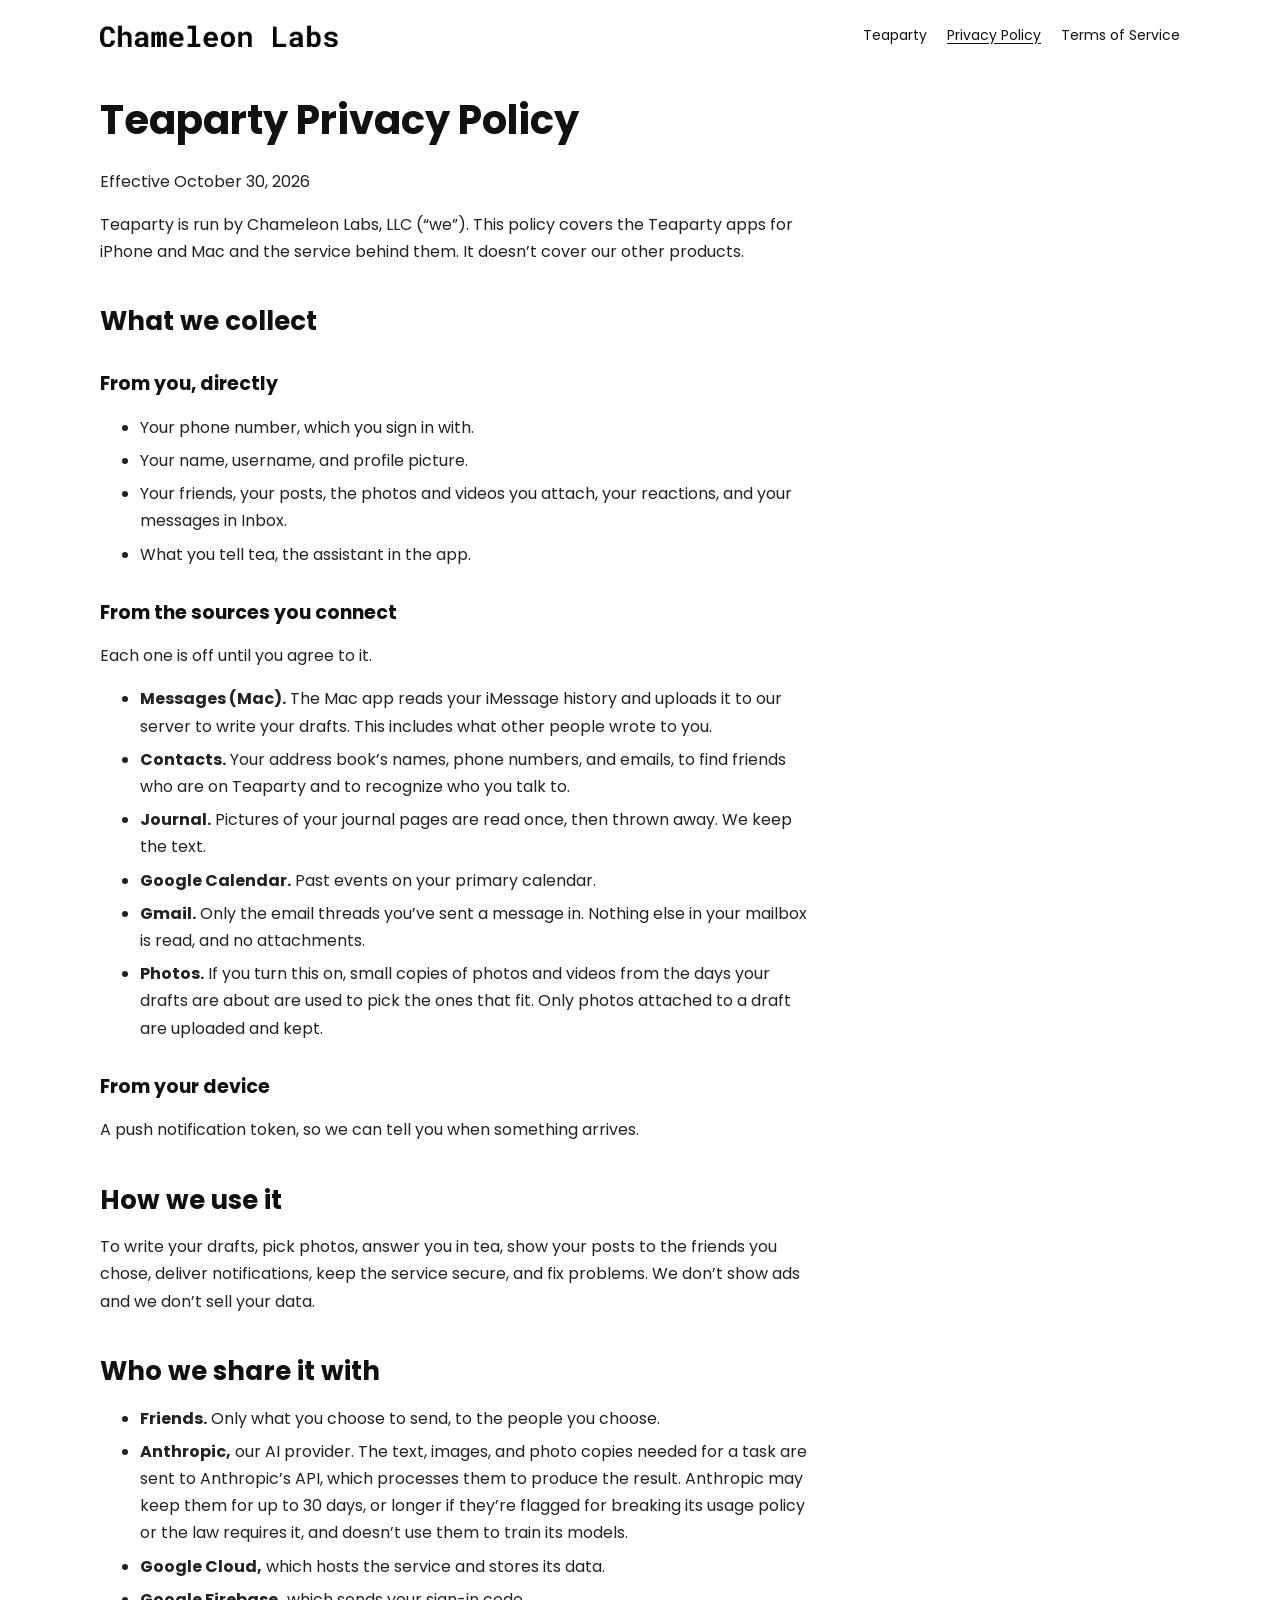
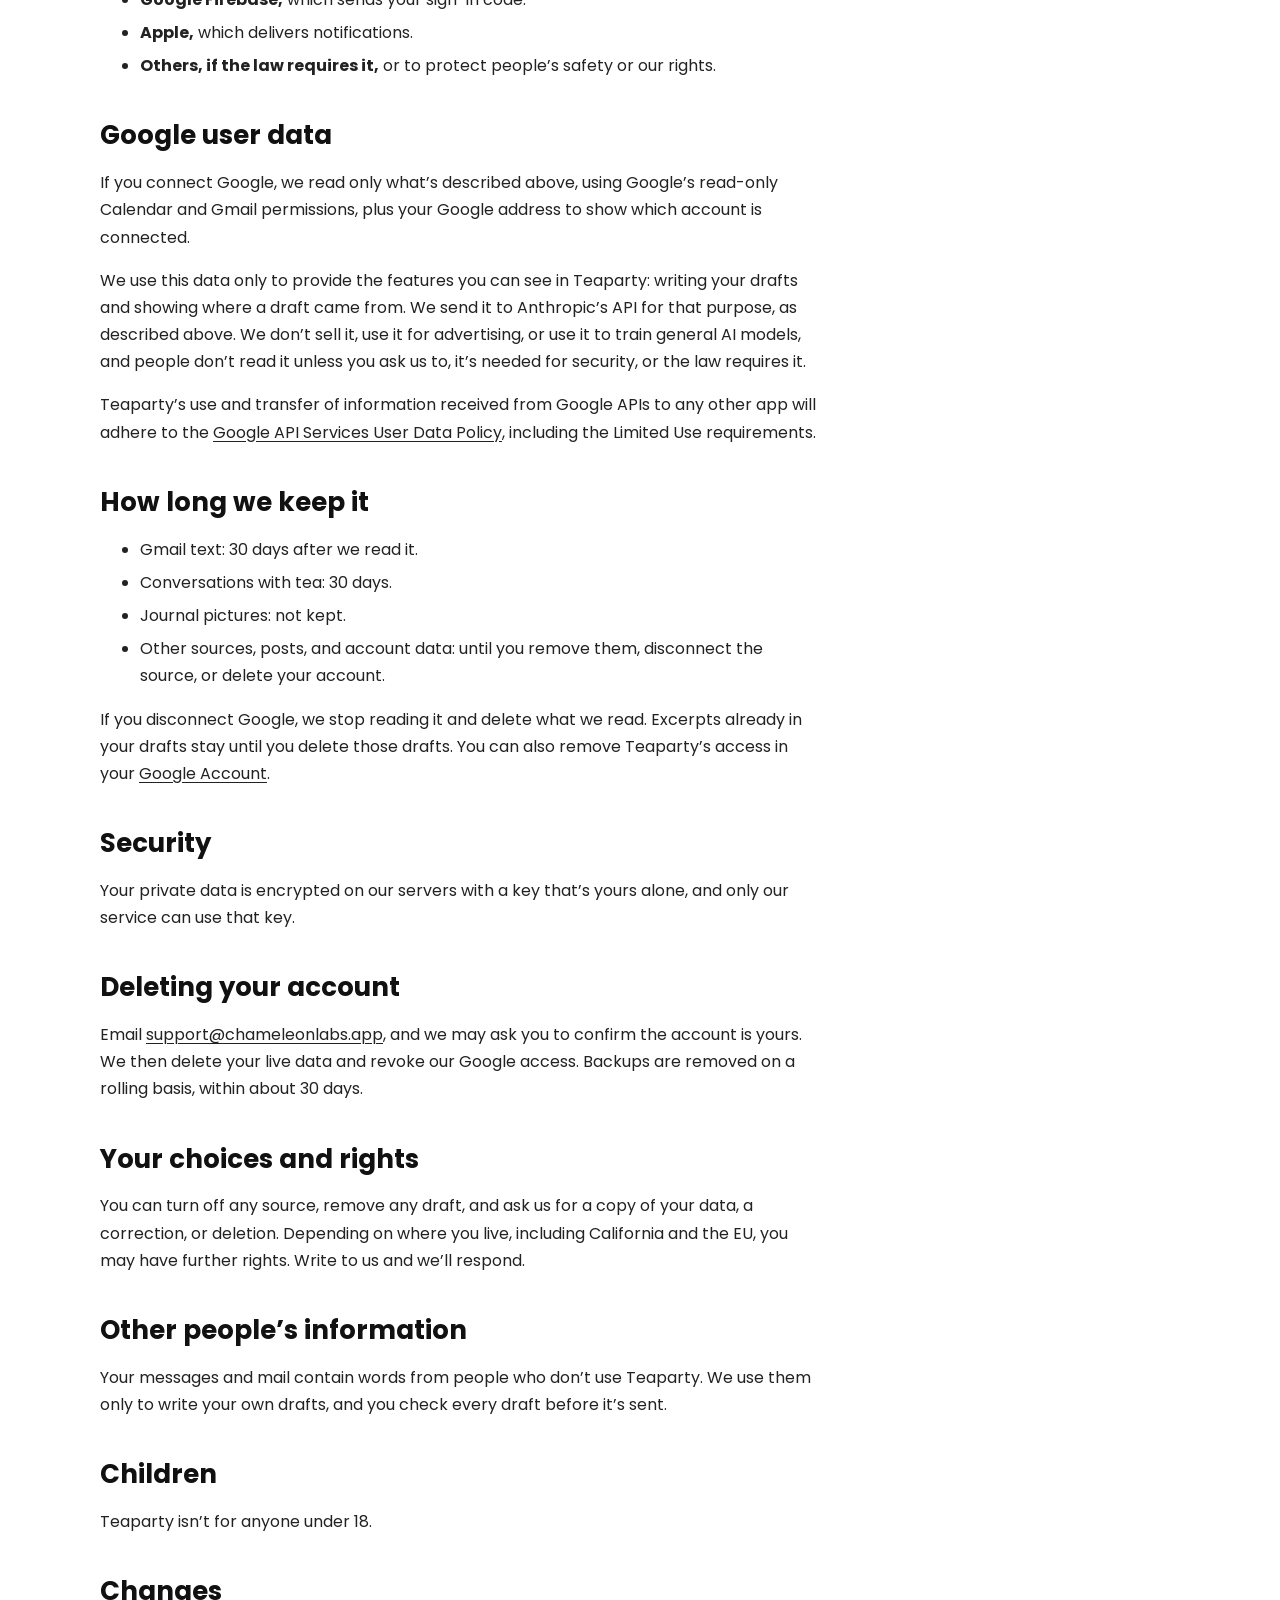
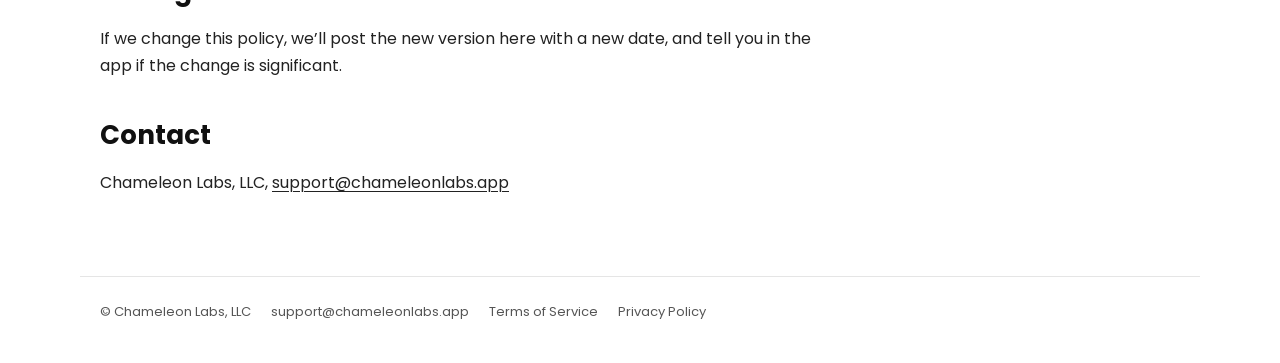
<file: teaparty-privacy.html>
<!doctype html>
<html lang="en">
<head>
<meta charset="utf-8">
<meta name="viewport" content="width=device-width, initial-scale=1">
<title>Teaparty Privacy Policy — Chameleon Labs</title>
<meta name="description" content="How Teaparty collects, uses, shares and deletes your data.">
<link rel="canonical" href="https://www.chameleonlabs.app/teaparty-privacy">
<link rel="preconnect" href="https://fonts.googleapis.com">
<link rel="preconnect" href="https://fonts.gstatic.com" crossorigin>
<link href="https://fonts.googleapis.com/css2?family=Poppins:wght@300;400;500;700&display=swap" rel="stylesheet">
<link rel="stylesheet" href="/style.css">
</head>
<body>
  <header class="site-header">
    <a class="logo" href="/"><img src="/assets/chameleon-labs-logo.png" alt="Chameleon Labs" width="238" height="22"></a>
    <nav class="site-nav" aria-label="Main">
      <a href="/teaparty">Teaparty</a>
      <a href="/teaparty-privacy" aria-current="page">Privacy Policy</a>
      <a href="/teaparty-terms">Terms of Service</a>
    </nav>
  </header>
  <main>
    <article class="prose">
      <h1>Teaparty Privacy Policy</h1>
      <p>Effective October 30, 2026</p>
      <p>Teaparty is run by Chameleon Labs, LLC (“we”). This policy covers the Teaparty apps for iPhone and Mac and the service behind them. It doesn’t cover our other products.</p>
      <h2>What we collect</h2>
      <h3>From you, directly</h3>
      <ul>
        <li>Your phone number, which you sign in with.</li>
        <li>Your name, username, and profile picture.</li>
        <li>Your friends, your posts, the photos and videos you attach, your reactions, and your messages in Inbox.</li>
        <li>What you tell tea, the assistant in the app.</li>
      </ul>
      <h3>From the sources you connect</h3>
      <p>Each one is off until you agree to it.</p>
      <ul>
        <li><strong>Messages (Mac).</strong> The Mac app reads your iMessage history and uploads it to our server to write your drafts. This includes what other people wrote to you.</li>
        <li><strong>Contacts.</strong> Your address book’s names, phone numbers, and emails, to find friends who are on Teaparty and to recognize who you talk to.</li>
        <li><strong>Journal.</strong> Pictures of your journal pages are read once, then thrown away. We keep the text.</li>
        <li><strong>Google Calendar.</strong> Past events on your primary calendar.</li>
        <li><strong>Gmail.</strong> Only the email threads you’ve sent a message in. Nothing else in your mailbox is read, and no attachments.</li>
        <li><strong>Photos.</strong> If you turn this on, small copies of photos and videos from the days your drafts are about are used to pick the ones that fit. Only photos attached to a draft are uploaded and kept.</li>
      </ul>
      <h3>From your device</h3>
      <p>A push notification token, so we can tell you when something arrives.</p>
      <h2>How we use it</h2>
      <p>To write your drafts, pick photos, answer you in tea, show your posts to the friends you chose, deliver notifications, keep the service secure, and fix problems. We don’t show ads and we don’t sell your data.</p>
      <h2>Who we share it with</h2>
      <ul>
        <li><strong>Friends.</strong> Only what you choose to send, to the people you choose.</li>
        <li><strong>Anthropic,</strong> our AI provider. The text, images, and photo copies needed for a task are sent to Anthropic’s API, which processes them to produce the result. Anthropic may keep them for up to 30 days, or longer if they’re flagged for breaking its usage policy or the law requires it, and doesn’t use them to train its models.</li>
        <li><strong>Google Cloud,</strong> which hosts the service and stores its data.</li>
        <li><strong>Google Firebase,</strong> which sends your sign-in code.</li>
        <li><strong>Apple,</strong> which delivers notifications.</li>
        <li><strong>Others, if the law requires it,</strong> or to protect people’s safety or our rights.</li>
      </ul>
      <h2>Google user data</h2>
      <p>If you connect Google, we read only what’s described above, using Google’s read-only Calendar and Gmail permissions, plus your Google address to show which account is connected.</p>
      <p>We use this data only to provide the features you can see in Teaparty: writing your drafts and showing where a draft came from. We send it to Anthropic’s API for that purpose, as described above. We don’t sell it, use it for advertising, or use it to train general AI models, and people don’t read it unless you ask us to, it’s needed for security, or the law requires it.</p>
      <p>Teaparty’s use and transfer of information received from Google APIs to any other app will adhere to the <a href="https://developers.google.com/terms/api-services-user-data-policy" rel="noopener">Google API Services User Data Policy</a>, including the Limited Use requirements.</p>
      <h2>How long we keep it</h2>
      <ul>
        <li>Gmail text: 30 days after we read it.</li>
        <li>Conversations with tea: 30 days.</li>
        <li>Journal pictures: not kept.</li>
        <li>Other sources, posts, and account data: until you remove them, disconnect the source, or delete your account.</li>
      </ul>
      <p>If you disconnect Google, we stop reading it and delete what we read. Excerpts already in your drafts stay until you delete those drafts. You can also remove Teaparty’s access in your <a href="https://myaccount.google.com/connections" rel="noopener">Google Account</a>.</p>
      <h2>Security</h2>
      <p>Your private data is encrypted on our servers with a key that’s yours alone, and only our service can use that key.</p>
      <h2>Deleting your account</h2>
      <p>Email <a href="mailto:support@chameleonlabs.app">support@chameleonlabs.app</a>, and we may ask you to confirm the account is yours. We then delete your live data and revoke our Google access. Backups are removed on a rolling basis, within about 30 days.</p>
      <h2>Your choices and rights</h2>
      <p>You can turn off any source, remove any draft, and ask us for a copy of your data, a correction, or deletion. Depending on where you live, including California and the EU, you may have further rights. Write to us and we’ll respond.</p>
      <h2>Other people’s information</h2>
      <p>Your messages and mail contain words from people who don’t use Teaparty. We use them only to write your own drafts, and you check every draft before it’s sent.</p>
      <h2>Children</h2>
      <p>Teaparty isn’t for anyone under 18.</p>
      <h2>Changes</h2>
      <p>If we change this policy, we’ll post the new version here with a new date, and tell you in the app if the change is significant.</p>
      <h2>Contact</h2>
      <p>Chameleon Labs, LLC, <a href="mailto:support@chameleonlabs.app">support@chameleonlabs.app</a></p>
    </article>
  </main>
  <footer class="site-footer">
    <span>© Chameleon Labs, LLC</span>
    <a href="mailto:support@chameleonlabs.app">support@chameleonlabs.app</a>
    <a href="/teaparty-terms">Terms of Service</a>
    <a href="/teaparty-privacy">Privacy Policy</a>
  </footer>
</body>
</html>
</file>
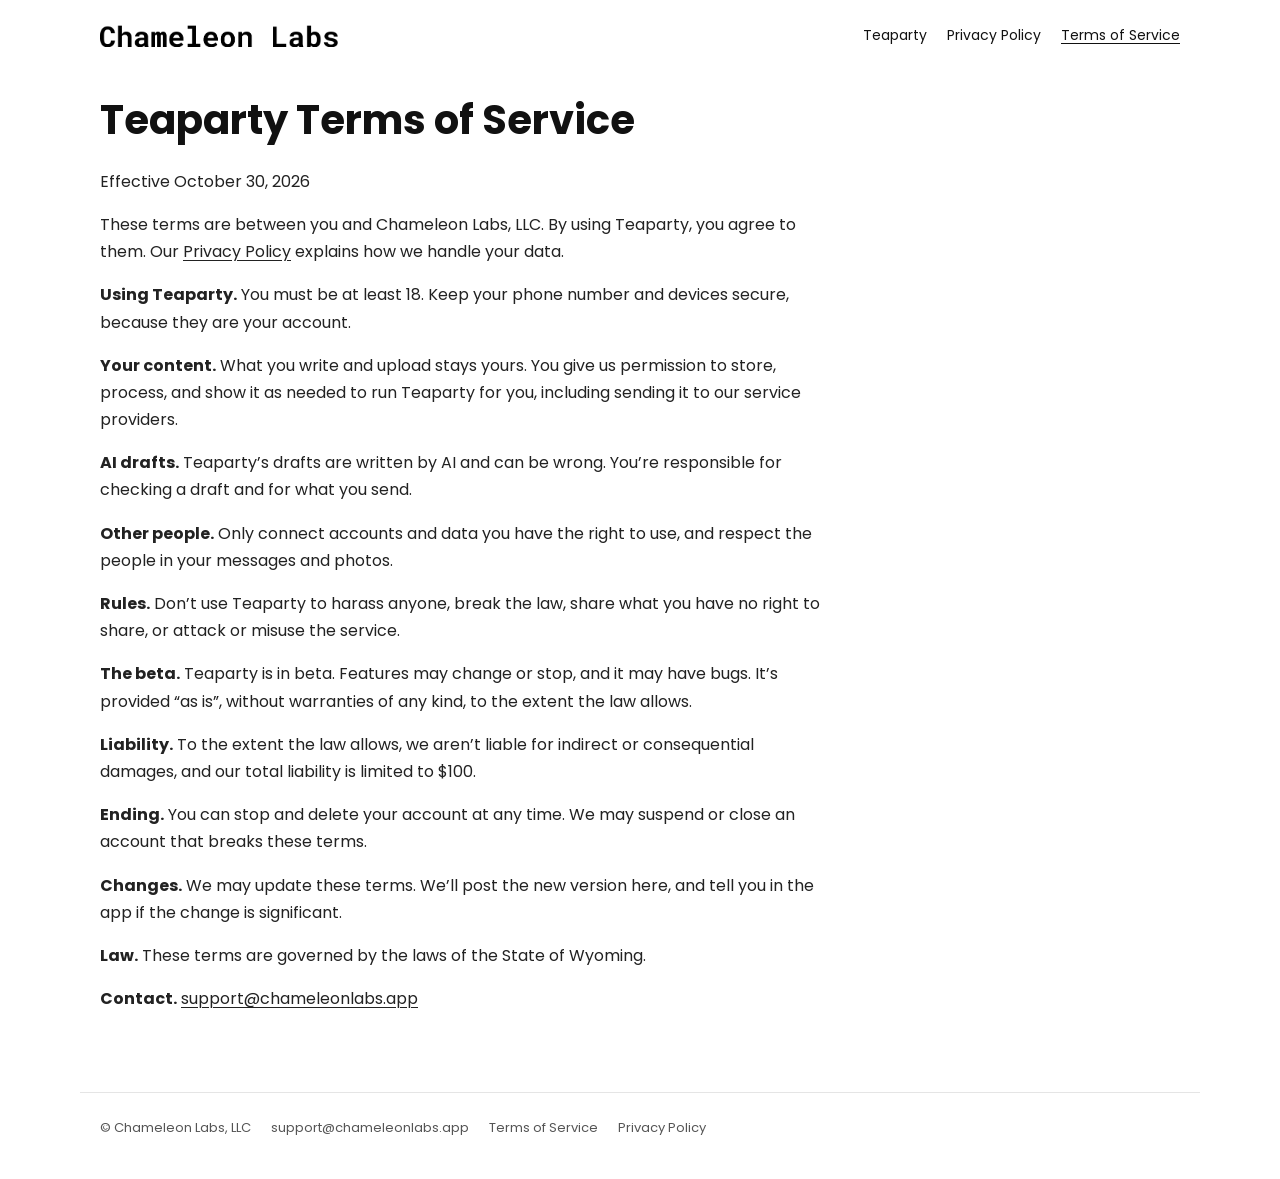
<file: teaparty-terms.html>
<!doctype html>
<html lang="en">
<head>
<meta charset="utf-8">
<meta name="viewport" content="width=device-width, initial-scale=1">
<title>Teaparty Terms of Service — Chameleon Labs</title>
<meta name="description" content="The terms for using Teaparty.">
<link rel="canonical" href="https://www.chameleonlabs.app/teaparty-terms">
<link rel="preconnect" href="https://fonts.googleapis.com">
<link rel="preconnect" href="https://fonts.gstatic.com" crossorigin>
<link href="https://fonts.googleapis.com/css2?family=Poppins:wght@300;400;500;700&display=swap" rel="stylesheet">
<link rel="stylesheet" href="/style.css">
</head>
<body>
  <header class="site-header">
    <a class="logo" href="/"><img src="/assets/chameleon-labs-logo.png" alt="Chameleon Labs" width="238" height="22"></a>
    <nav class="site-nav" aria-label="Main">
      <a href="/teaparty">Teaparty</a>
      <a href="/teaparty-privacy">Privacy Policy</a>
      <a href="/teaparty-terms" aria-current="page">Terms of Service</a>
    </nav>
  </header>
  <main>
    <article class="prose">
      <h1>Teaparty Terms of Service</h1>
      <p>Effective October 30, 2026</p>
      <p>These terms are between you and Chameleon Labs, LLC. By using Teaparty, you agree to them. Our <a href="/teaparty-privacy">Privacy Policy</a> explains how we handle your data.</p>
      <p><strong>Using Teaparty.</strong> You must be at least 18. Keep your phone number and devices secure, because they are your account.</p>
      <p><strong>Your content.</strong> What you write and upload stays yours. You give us permission to store, process, and show it as needed to run Teaparty for you, including sending it to our service providers.</p>
      <p><strong>AI drafts.</strong> Teaparty’s drafts are written by AI and can be wrong. You’re responsible for checking a draft and for what you send.</p>
      <p><strong>Other people.</strong> Only connect accounts and data you have the right to use, and respect the people in your messages and photos.</p>
      <p><strong>Rules.</strong> Don’t use Teaparty to harass anyone, break the law, share what you have no right to share, or attack or misuse the service.</p>
      <p><strong>The beta.</strong> Teaparty is in beta. Features may change or stop, and it may have bugs. It’s provided “as is”, without warranties of any kind, to the extent the law allows.</p>
      <p><strong>Liability.</strong> To the extent the law allows, we aren’t liable for indirect or consequential damages, and our total liability is limited to $100.</p>
      <p><strong>Ending.</strong> You can stop and delete your account at any time. We may suspend or close an account that breaks these terms.</p>
      <p><strong>Changes.</strong> We may update these terms. We’ll post the new version here, and tell you in the app if the change is significant.</p>
      <p><strong>Law.</strong> These terms are governed by the laws of the State of Wyoming.</p>
      <p><strong>Contact.</strong> <a href="mailto:support@chameleonlabs.app">support@chameleonlabs.app</a></p>
    </article>
  </main>
  <footer class="site-footer">
    <span>© Chameleon Labs, LLC</span>
    <a href="mailto:support@chameleonlabs.app">support@chameleonlabs.app</a>
    <a href="/teaparty-terms">Terms of Service</a>
    <a href="/teaparty-privacy">Privacy Policy</a>
  </footer>
</body>
</html>
</file>
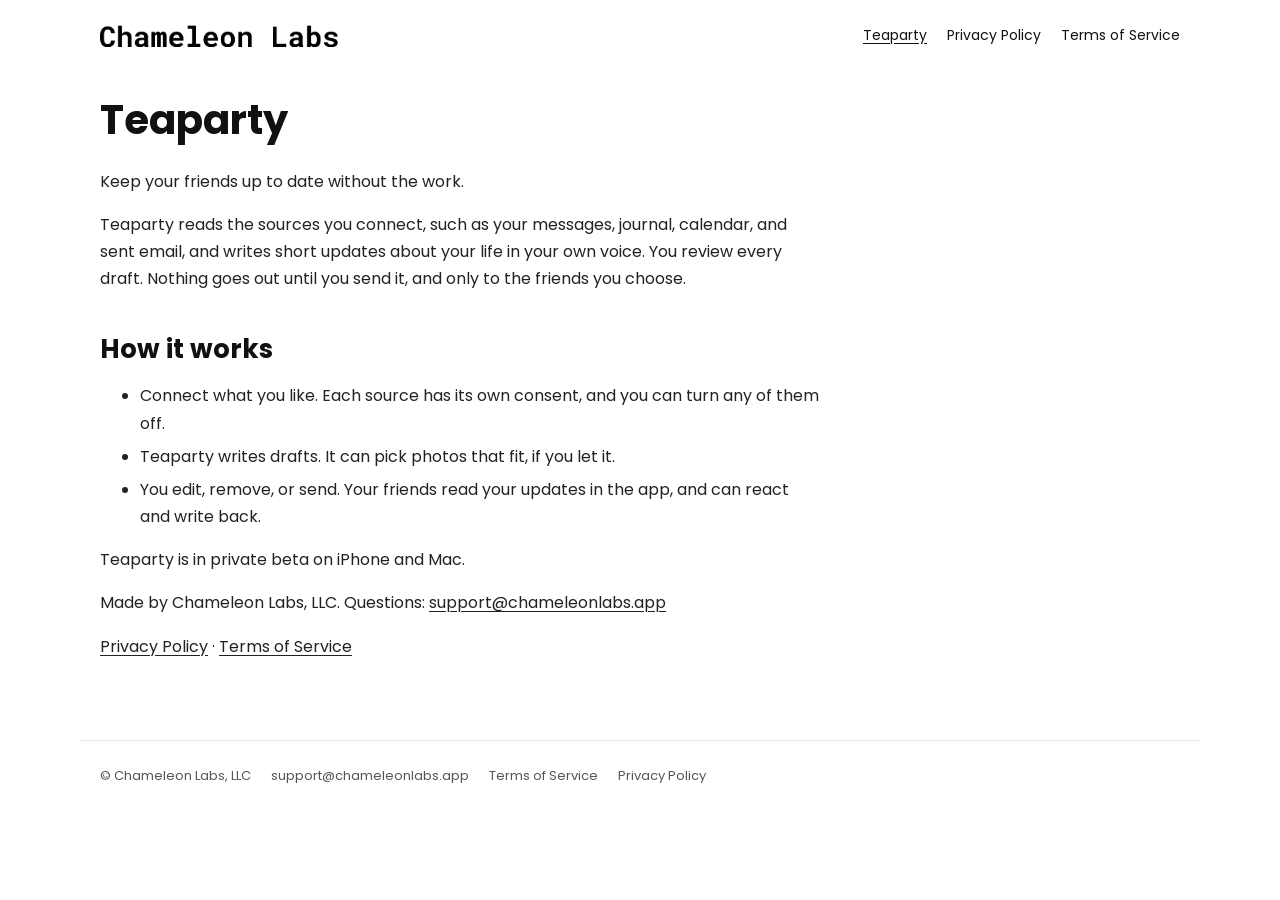
<file: teaparty.html>
<!doctype html>
<html lang="en">
<head>
<meta charset="utf-8">
<meta name="viewport" content="width=device-width, initial-scale=1">
<title>Teaparty — Chameleon Labs</title>
<meta name="description" content="Teaparty keeps your friends up to date without the work. You review every update before it goes out.">
<link rel="canonical" href="https://www.chameleonlabs.app/teaparty">
<link rel="preconnect" href="https://fonts.googleapis.com">
<link rel="preconnect" href="https://fonts.gstatic.com" crossorigin>
<link href="https://fonts.googleapis.com/css2?family=Poppins:wght@300;400;500;700&display=swap" rel="stylesheet">
<link rel="stylesheet" href="/style.css">
</head>
<body>
  <header class="site-header">
    <a class="logo" href="/"><img src="/assets/chameleon-labs-logo.png" alt="Chameleon Labs" width="238" height="22"></a>
    <nav class="site-nav" aria-label="Main">
      <a href="/teaparty" aria-current="page">Teaparty</a>
      <a href="/teaparty-privacy">Privacy Policy</a>
      <a href="/teaparty-terms">Terms of Service</a>
    </nav>
  </header>
  <main>
    <article class="prose">
      <h1>Teaparty</h1>
      <p>Keep your friends up to date without the work.</p>
      <p>Teaparty reads the sources you connect, such as your messages, journal, calendar, and sent email, and writes short updates about your life in your own voice. You review every draft. Nothing goes out until you send it, and only to the friends you choose.</p>
      <h2>How it works</h2>
      <ul>
        <li>Connect what you like. Each source has its own consent, and you can turn any of them off.</li>
        <li>Teaparty writes drafts. It can pick photos that fit, if you let it.</li>
        <li>You edit, remove, or send. Your friends read your updates in the app, and can react and write back.</li>
      </ul>
      <p>Teaparty is in private beta on iPhone and Mac.</p>
      <p>Made by Chameleon Labs, LLC. Questions: <a href="mailto:support@chameleonlabs.app">support@chameleonlabs.app</a></p>
      <p><a href="/teaparty-privacy">Privacy Policy</a> · <a href="/teaparty-terms">Terms of Service</a></p>
    </article>
  </main>
  <footer class="site-footer">
    <span>© Chameleon Labs, LLC</span>
    <a href="mailto:support@chameleonlabs.app">support@chameleonlabs.app</a>
    <a href="/teaparty-terms">Terms of Service</a>
    <a href="/teaparty-privacy">Privacy Policy</a>
  </footer>
</body>
</html>
</file>
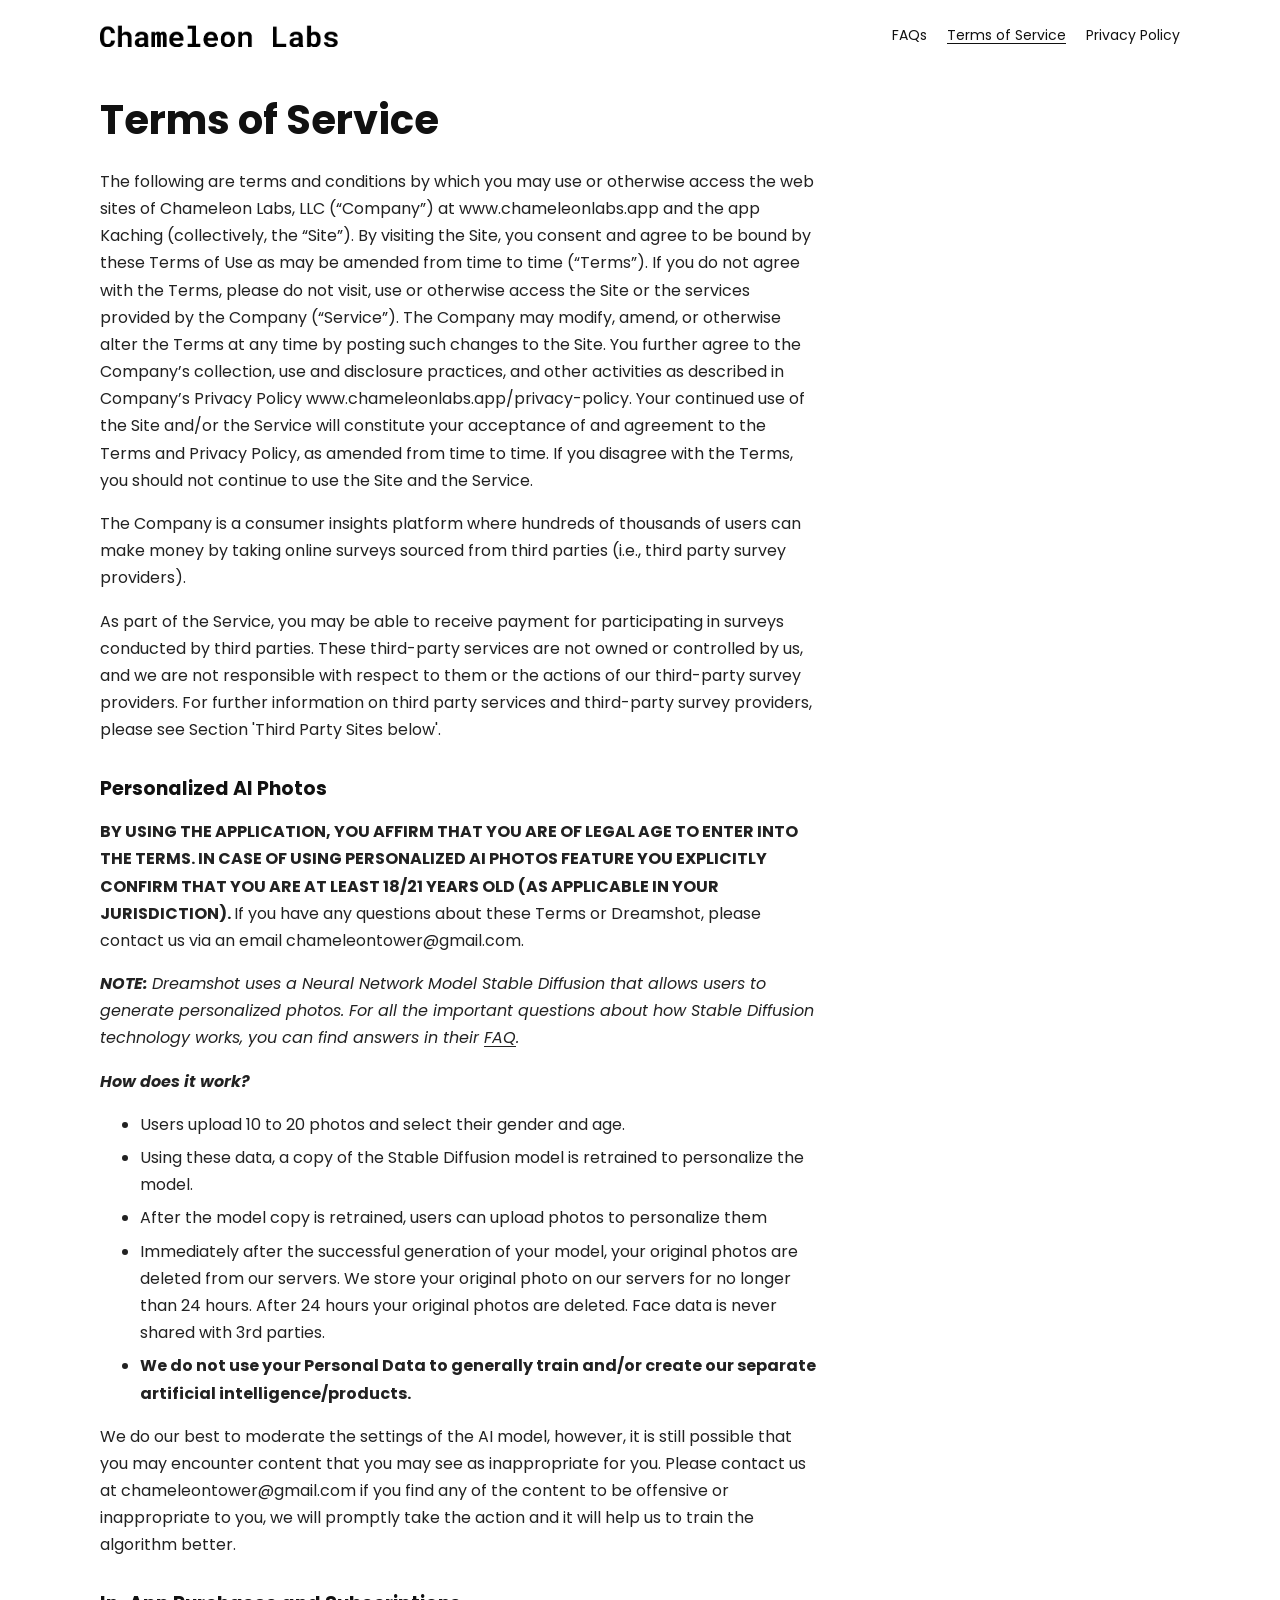
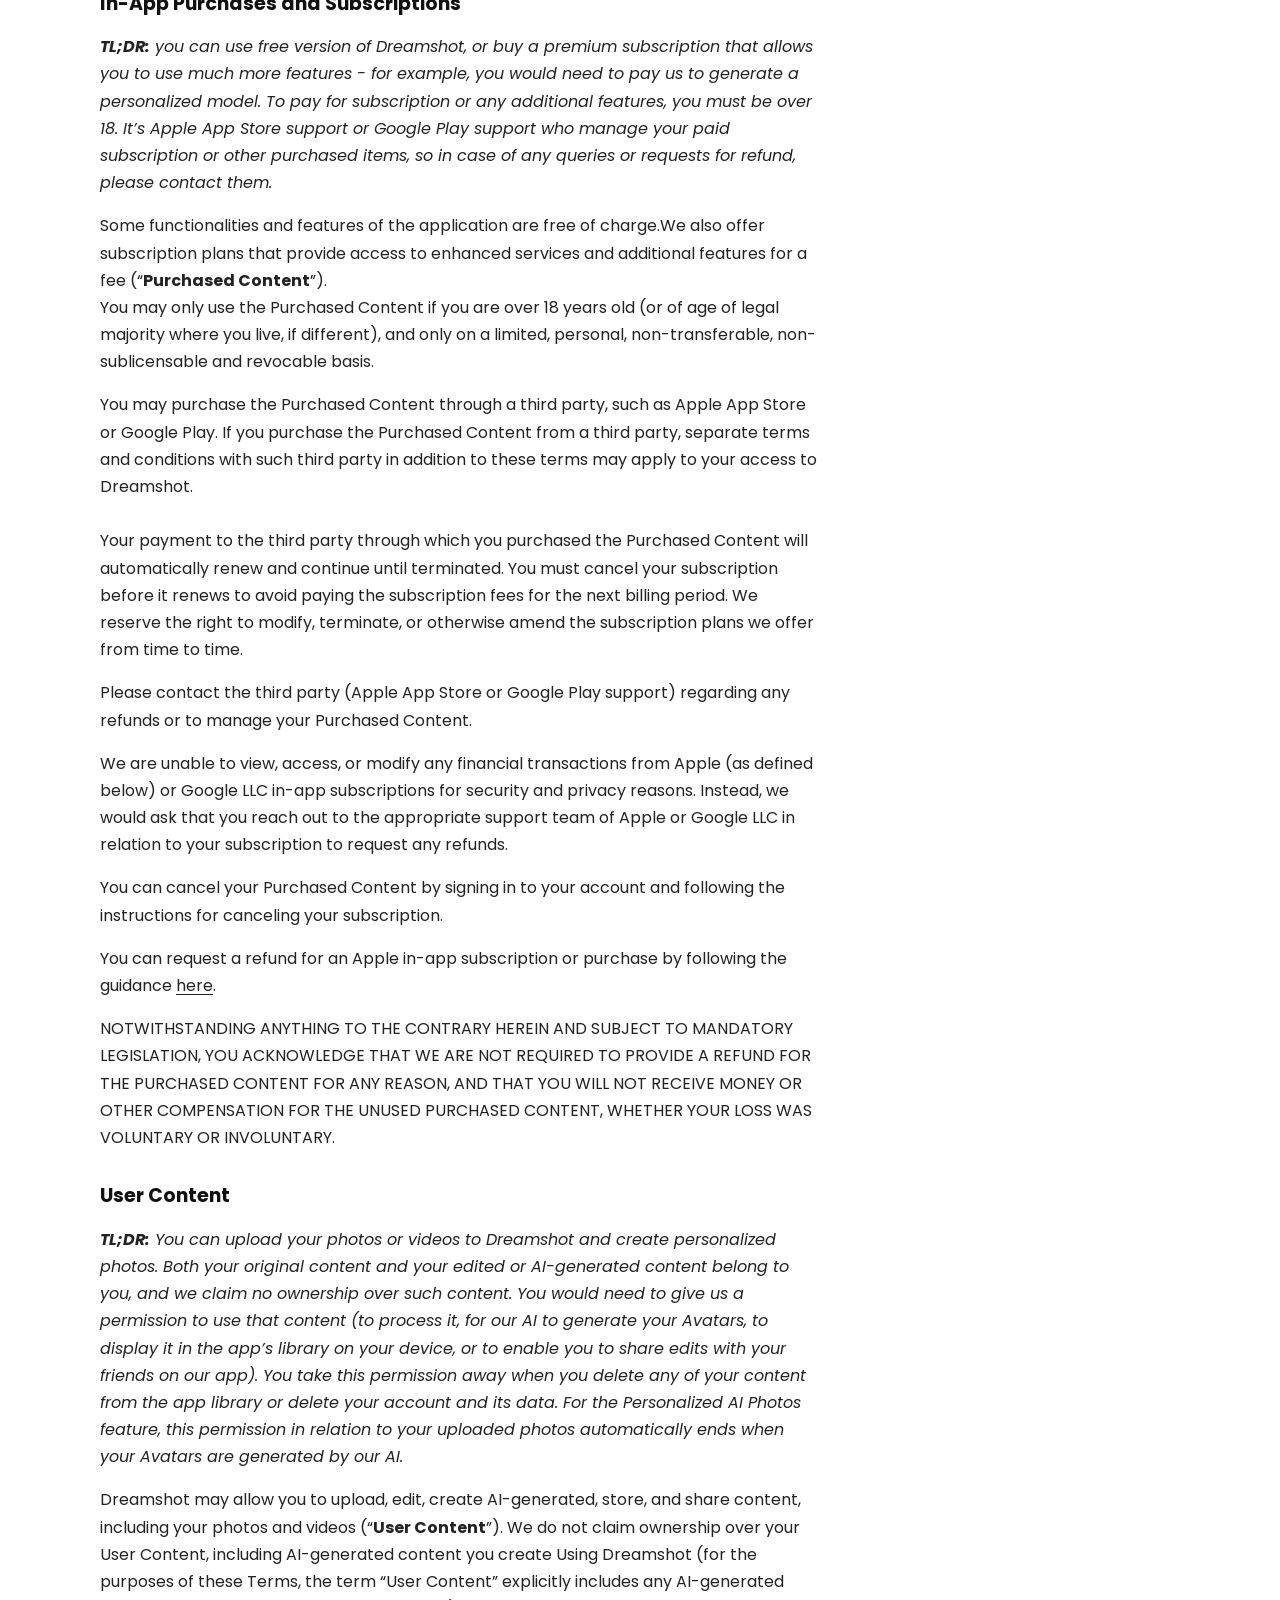
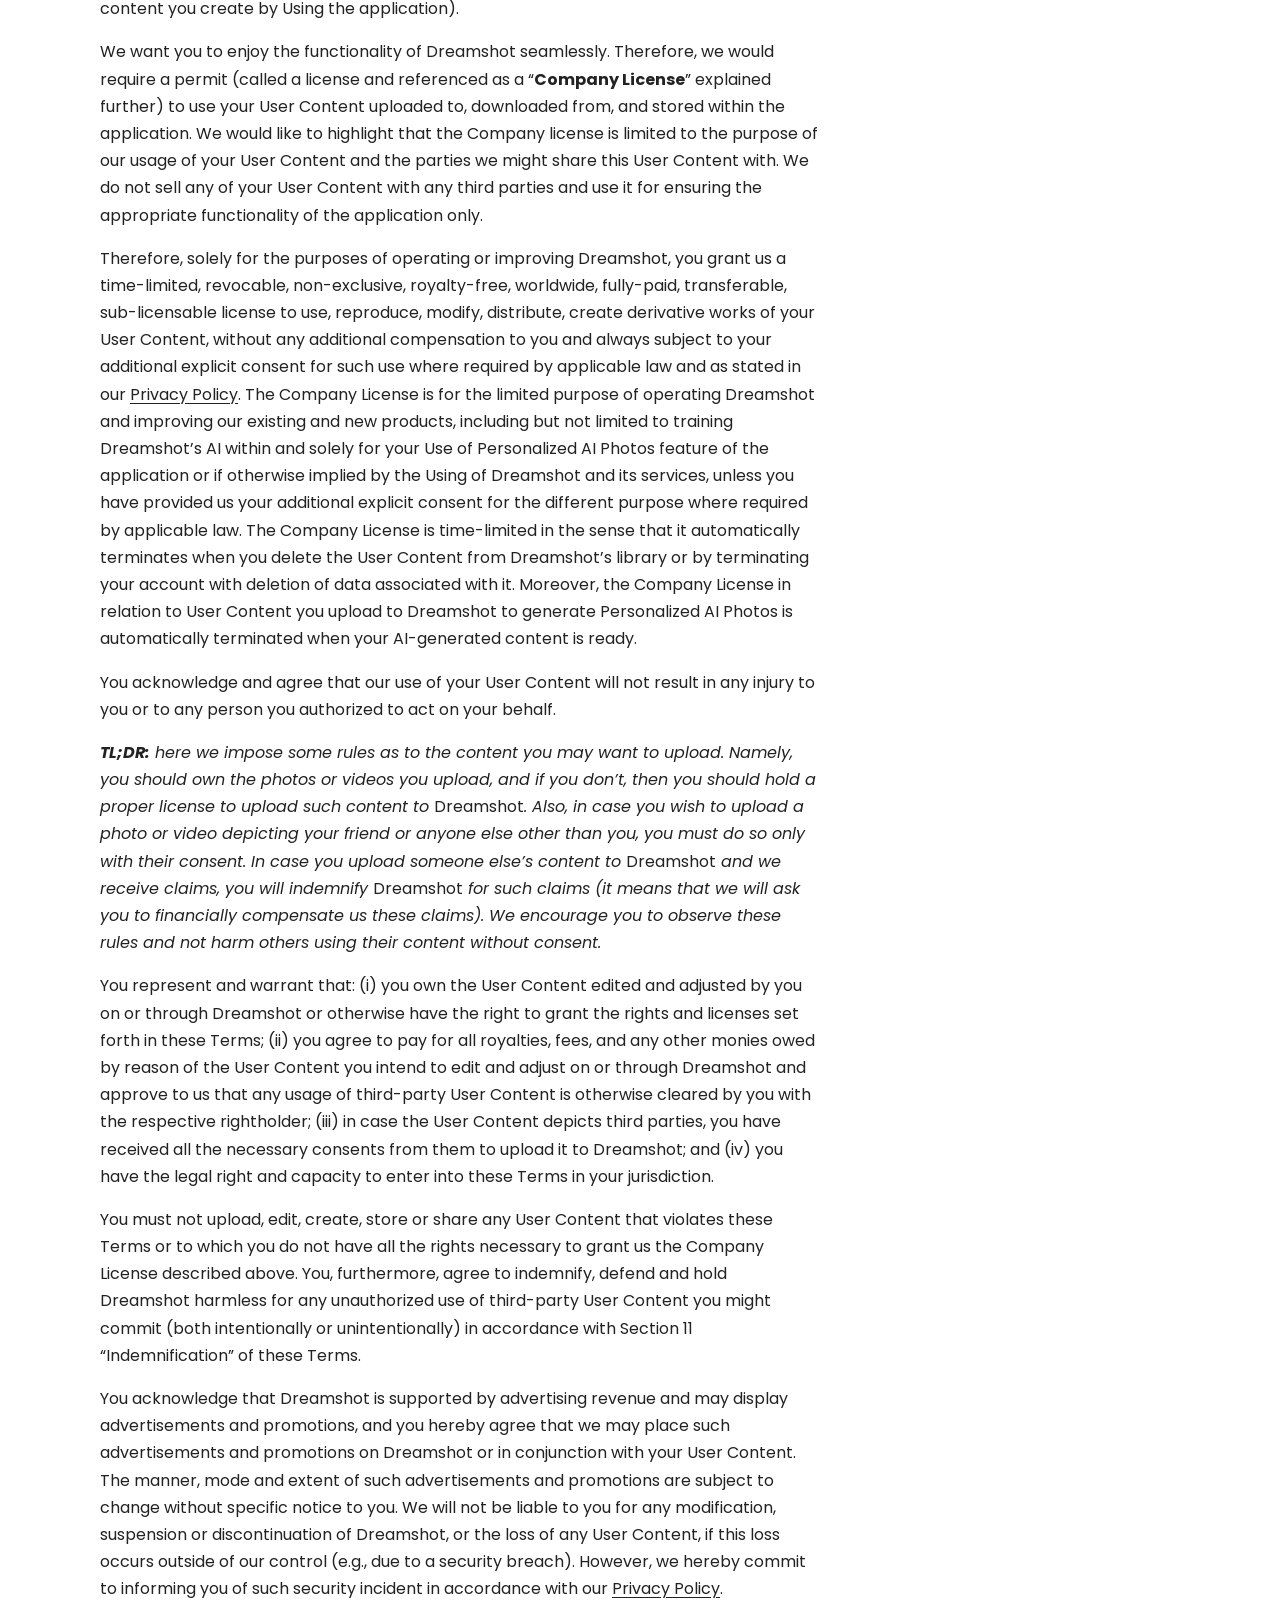
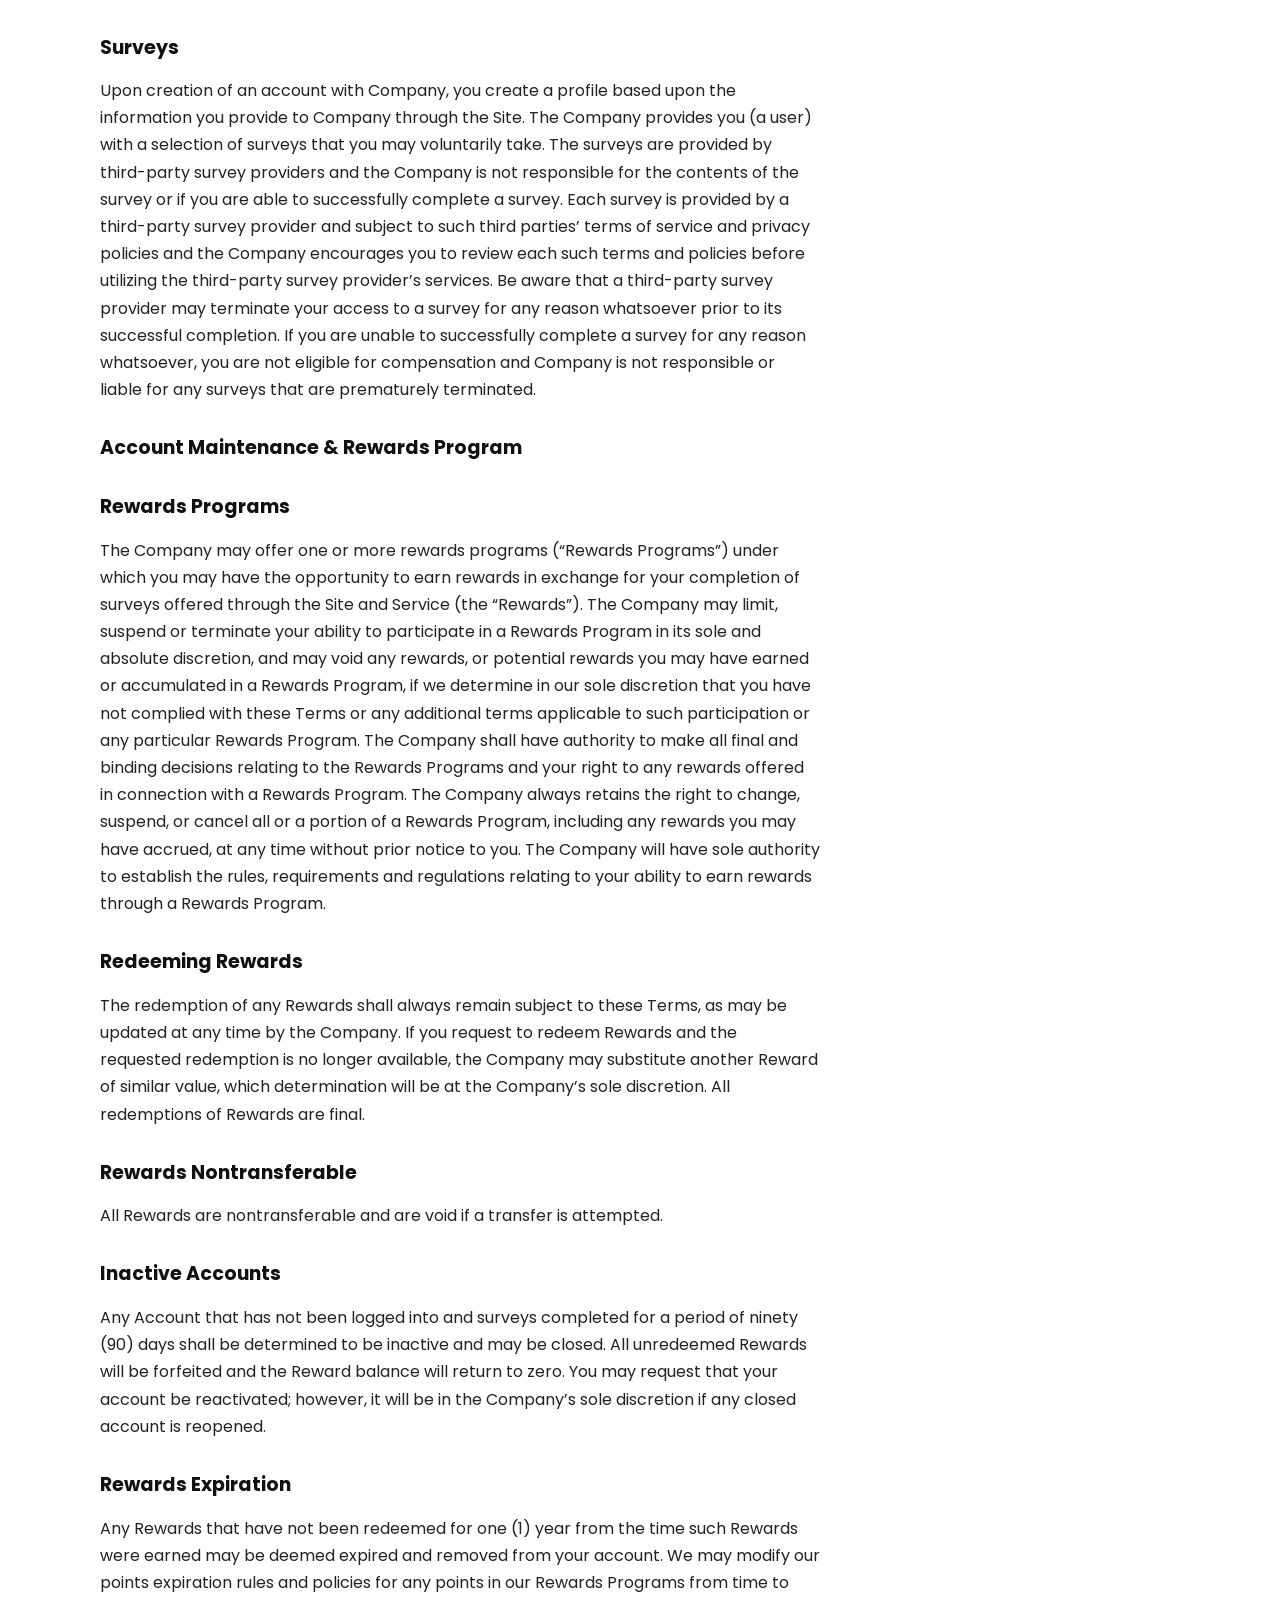
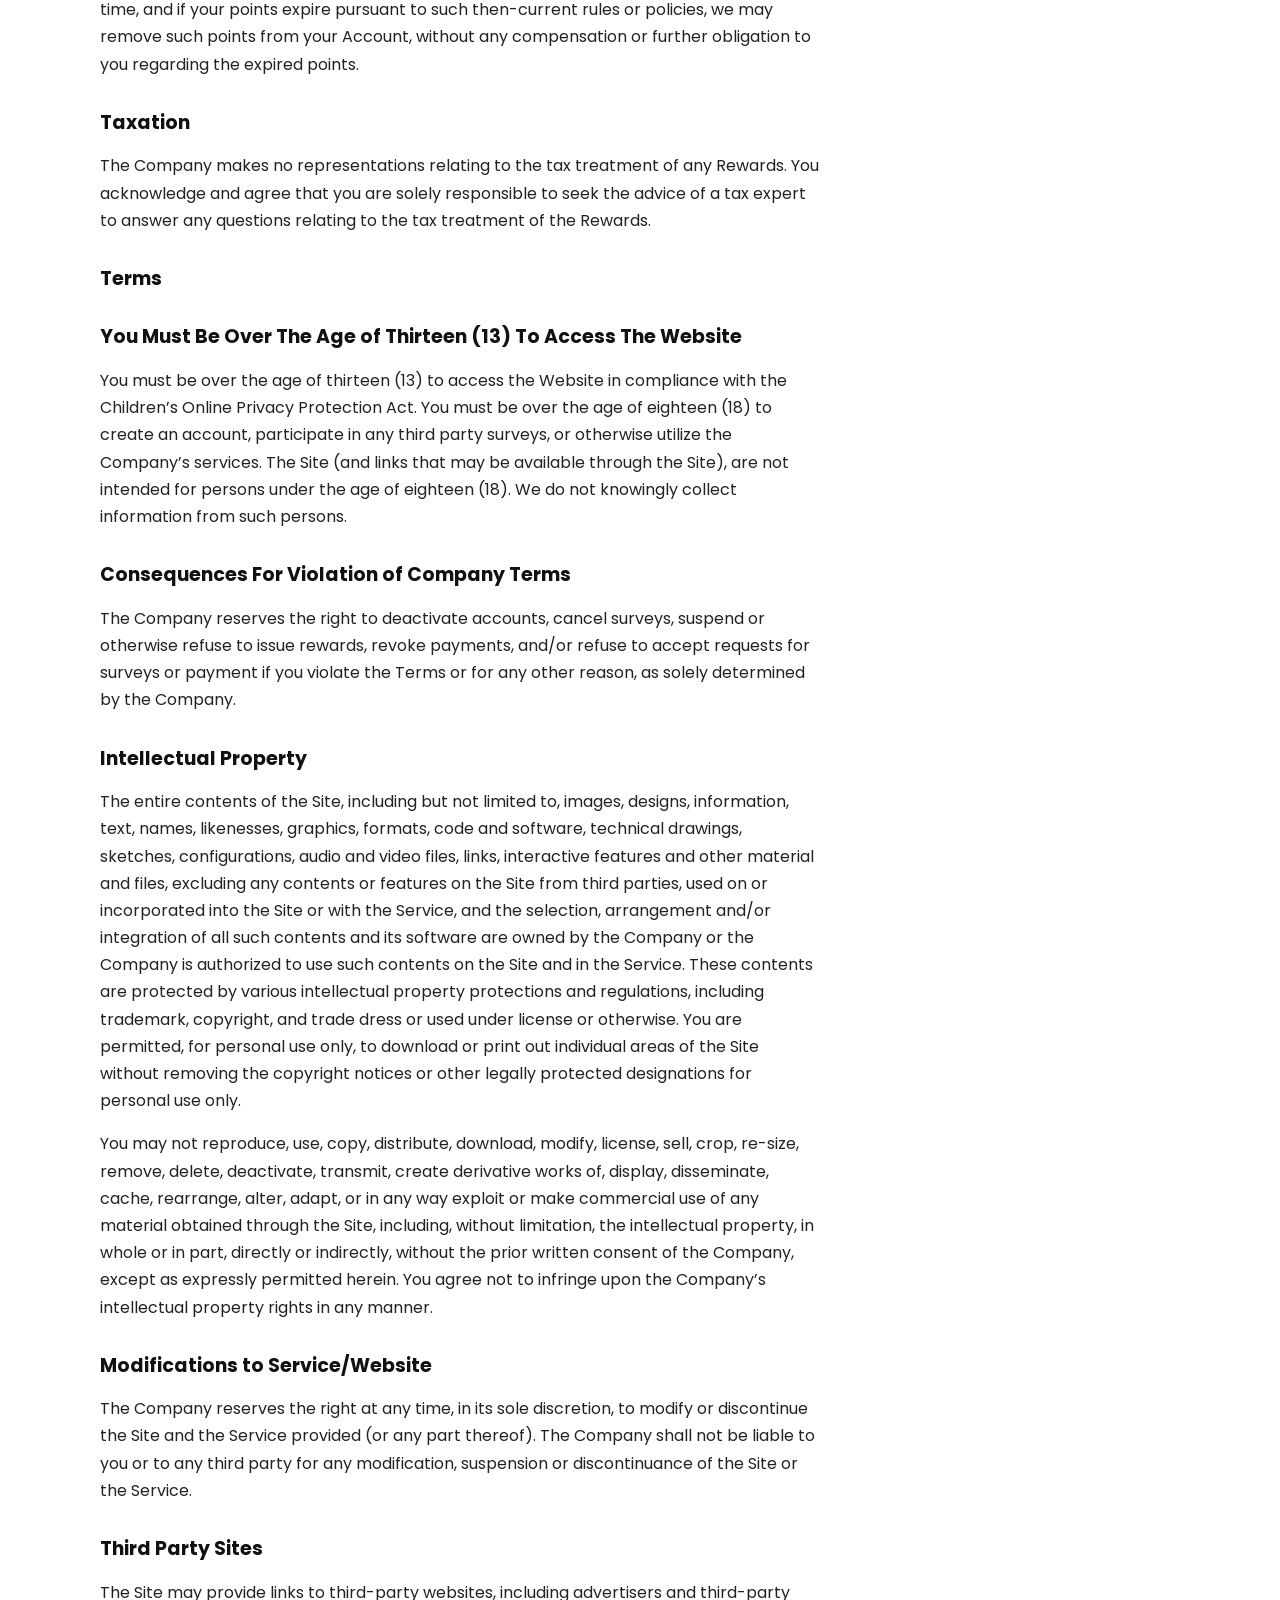
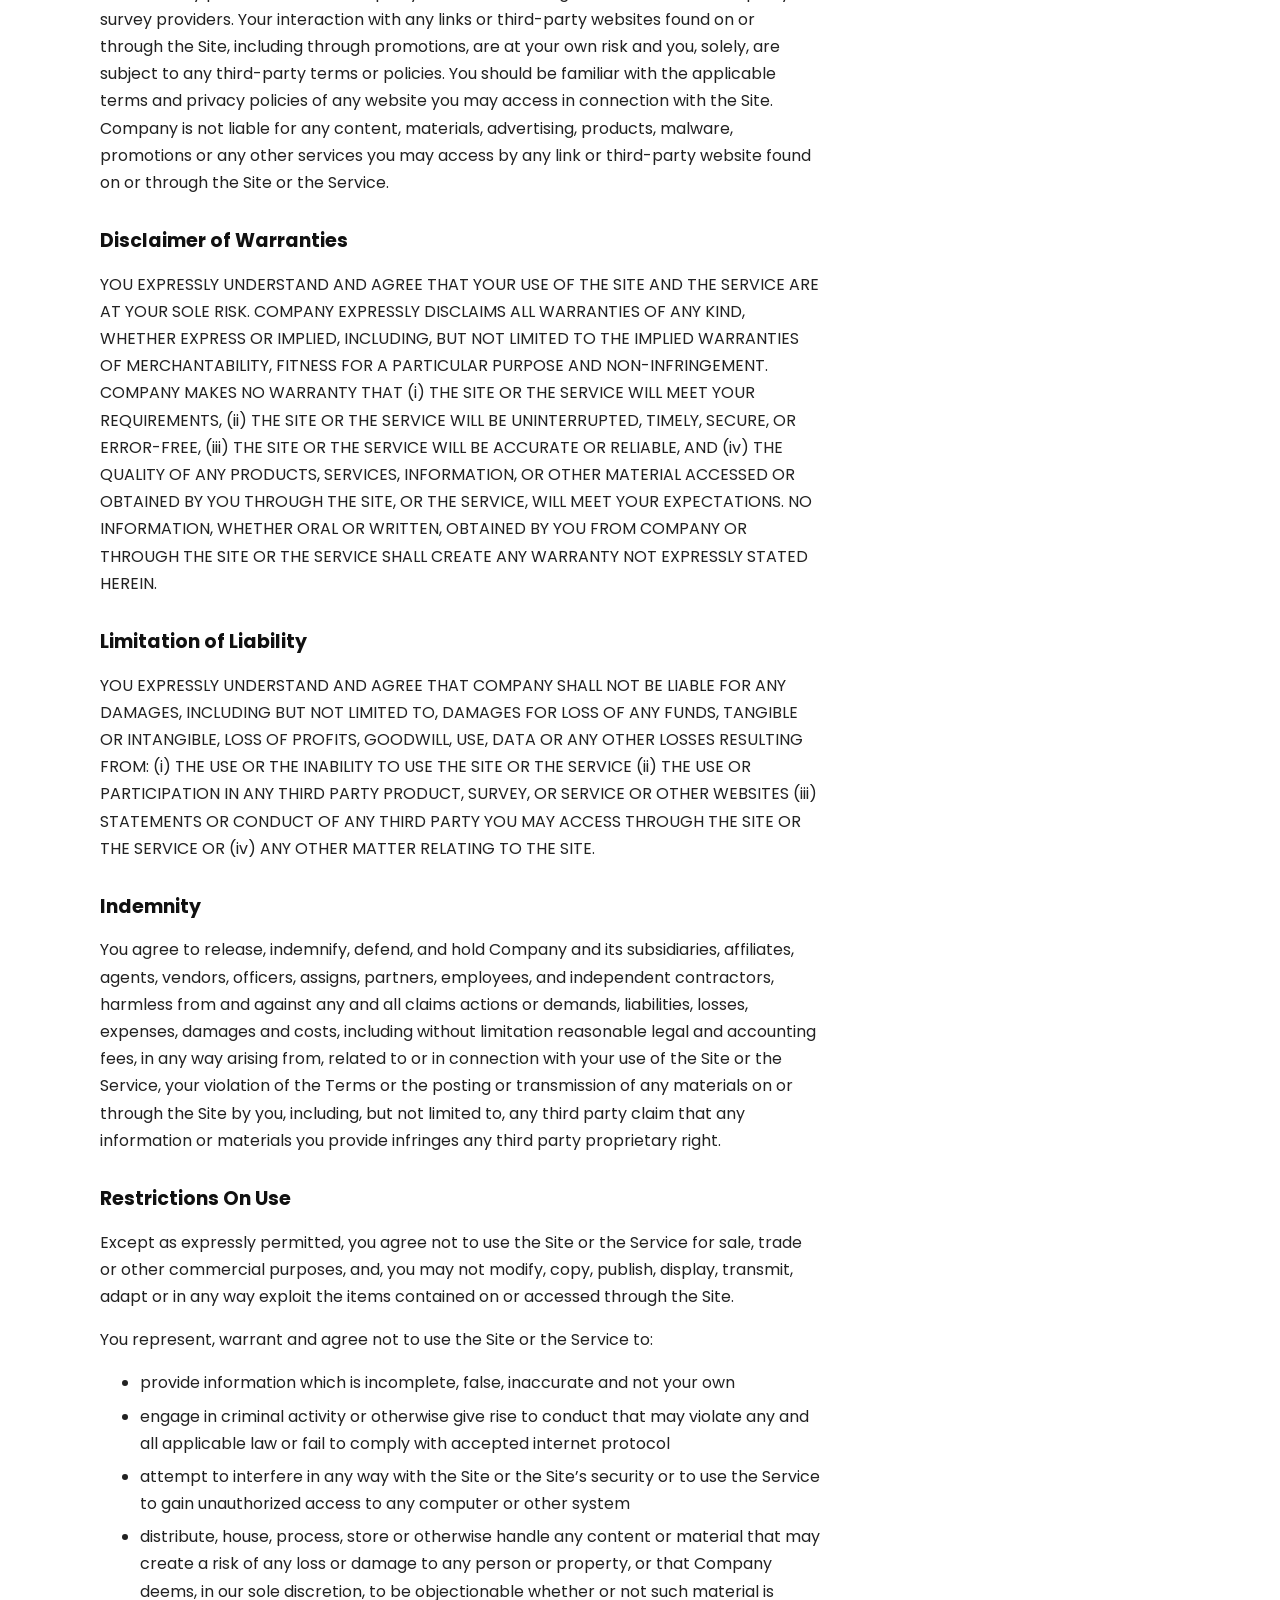
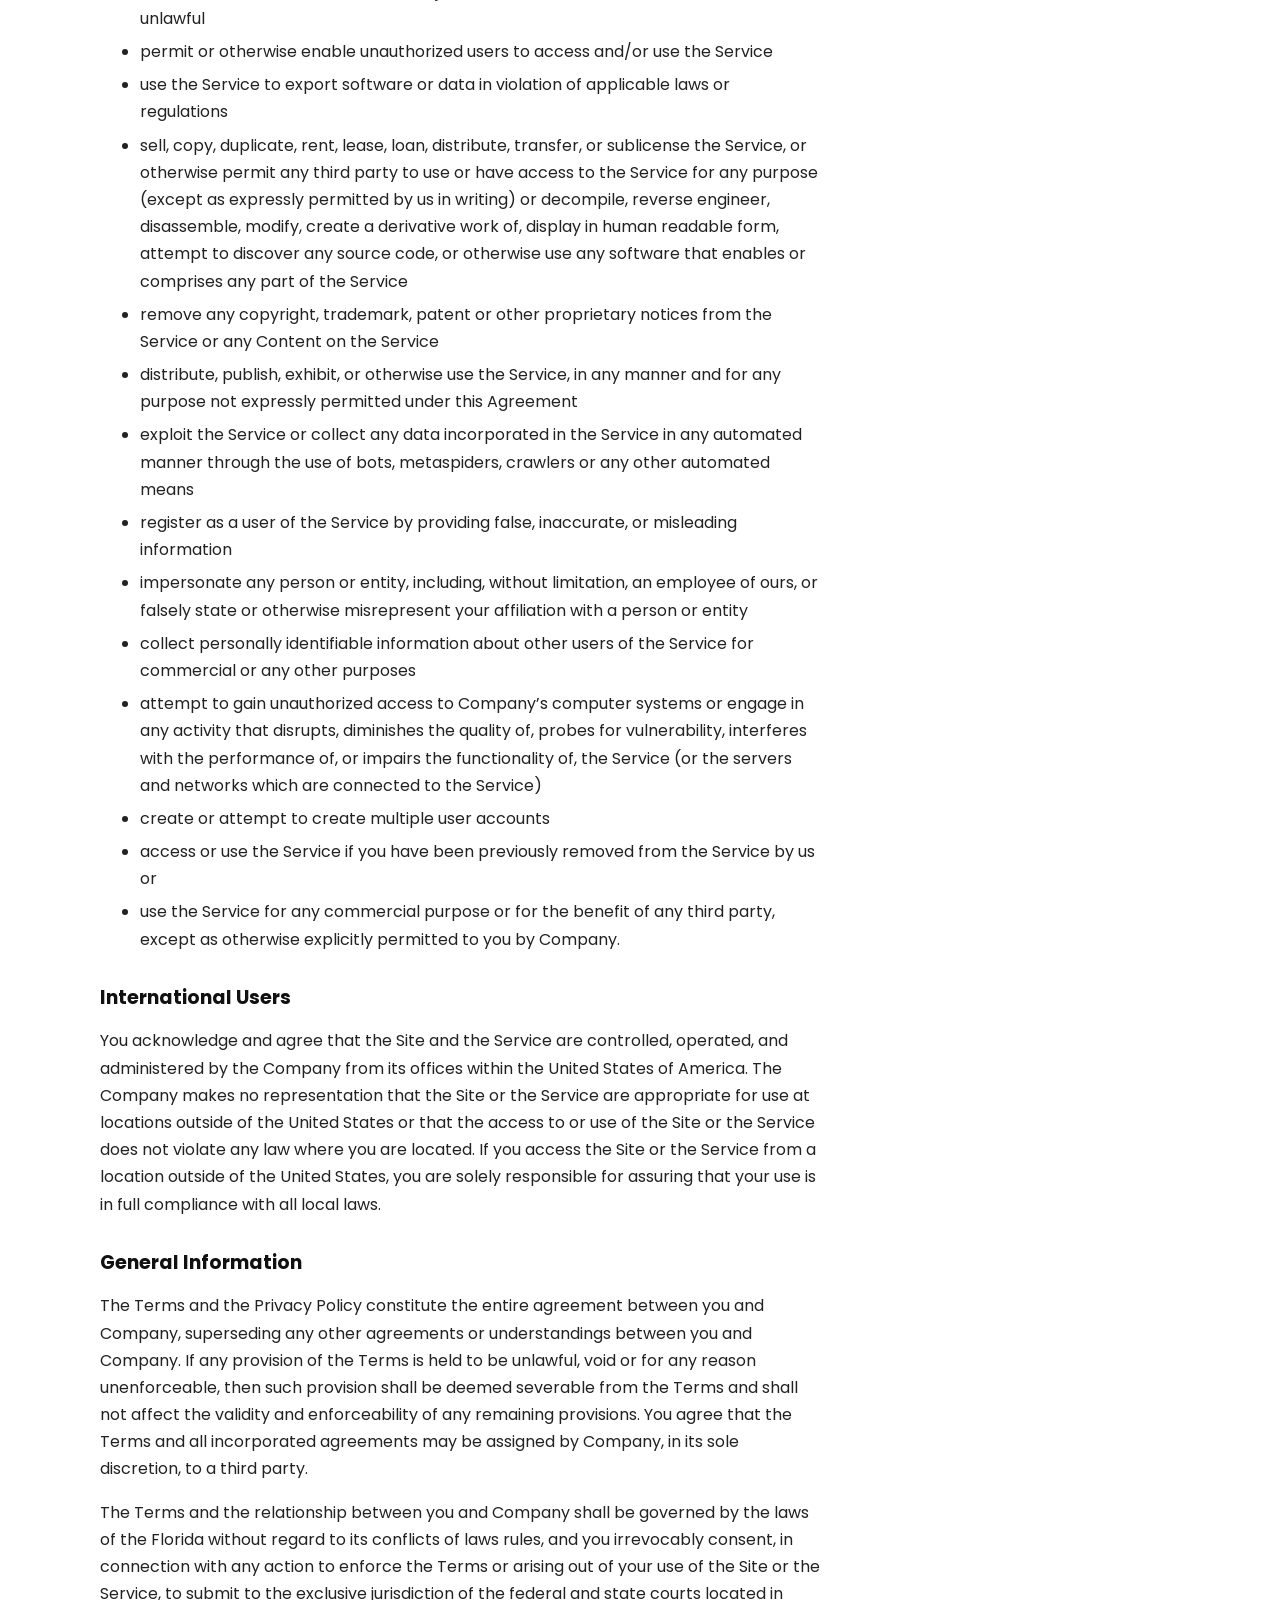
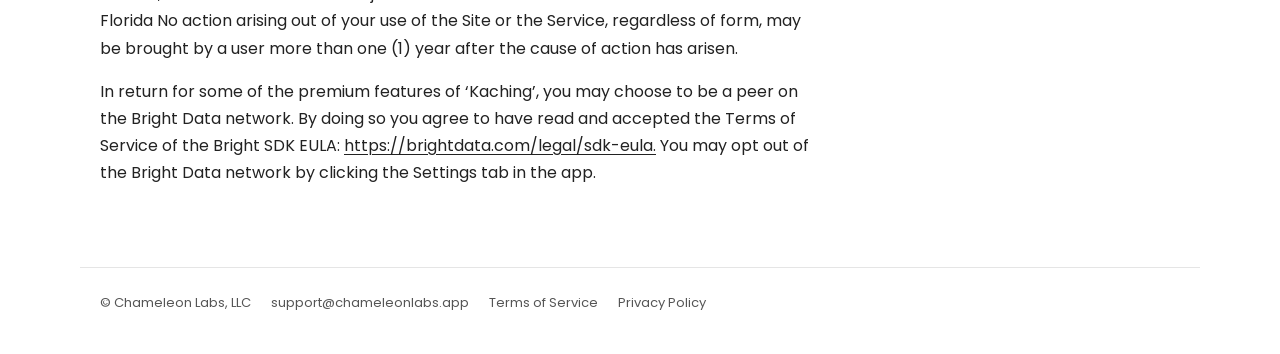
<file: terms-of-service.html>
<!doctype html>
<html lang="en">
<head>
<meta charset="utf-8">
<meta name="viewport" content="width=device-width, initial-scale=1">
<title>Terms of Service — Chameleon Labs</title>
<meta name="description" content="Terms of Service for Chameleon Labs, LLC and its apps.">
<link rel="canonical" href="https://www.chameleonlabs.app/terms-of-service">
<link rel="preconnect" href="https://fonts.googleapis.com">
<link rel="preconnect" href="https://fonts.gstatic.com" crossorigin>
<link href="https://fonts.googleapis.com/css2?family=Poppins:wght@300;400;500;700&display=swap" rel="stylesheet">
<link rel="stylesheet" href="/style.css">
</head>
<body>
  <header class="site-header">
    <a class="logo" href="/"><img src="/assets/chameleon-labs-logo.png" alt="Chameleon Labs" width="238" height="22"></a>
    <nav class="site-nav" aria-label="Main">
      <a href="/faqs">FAQs</a>
      <a href="/terms-of-service" aria-current="page">Terms of Service</a>
      <a href="/privacy-policy">Privacy Policy</a>
    </nav>
  </header>
  <main>
    <article class="prose">
    <h1>Terms of Service</h1>
    <p>The following are terms and conditions by which you may use or otherwise access the web sites of Chameleon Labs, LLC (“Company”) at www.chameleonlabs.app and the app Kaching (collectively, the “Site”). By visiting the Site, you consent and agree to be bound by these Terms of Use as may be amended from time to time (“Terms”). If you do not agree with the Terms, please do not visit, use or otherwise access the Site or the services provided by the Company (“Service”). The Company may modify, amend, or otherwise alter the Terms at any time by posting such changes to the Site. You further agree to the Company’s collection, use and disclosure practices, and other activities as described in Company’s Privacy Policy www.chameleonlabs.app/privacy-policy. Your continued use of the Site and/or the Service will constitute your acceptance of and agreement to the Terms and Privacy Policy, as amended from time to time. If you disagree with the Terms, you should not continue to use the Site and the Service.</p>
    <p>The Company is a consumer insights platform where hundreds of thousands of users can make money by taking online surveys sourced from third parties (i.e., third party survey providers).</p>
    <p>As part of the Service, you may be able to receive payment for participating in surveys conducted by third parties. These third-party services are not owned or controlled by us, and we are not responsible with respect to them or the actions of our third-party survey providers. For further information on third party services and third-party survey providers, please see Section 'Third Party Sites below'.</p>
    <h3>Personalized AI Photos</h3>
    <p><strong>BY USING THE APPLICATION, YOU AFFIRM THAT YOU ARE OF LEGAL AGE TO ENTER INTO THE TERMS. IN CASE OF USING PERSONALIZED AI PHOTOS FEATURE YOU EXPLICITLY CONFIRM THAT YOU ARE AT LEAST 18/21 YEARS OLD (AS APPLICABLE IN YOUR JURISDICTION). </strong>If you have any questions about these Terms or Dreamshot, please contact us via an email chameleontower@gmail.com.</p>
    <p><strong><em>NOTE: </em></strong><em>Dreamshot uses a Neural Network Model Stable Diffusion that allows users to generate personalized photos. For all the important questions about how Stable Diffusion technology works, you can find answers in their </em><a href="https://stability.ai/faq" rel="noopener"><em>FAQ</em></a><em>. </em></p>
    <p><strong><em>How does it work?</em></strong></p>
    <ul><li>Users upload 10 to 20 photos and select their gender and age.</li>
    <li>Using these data, a copy of the Stable Diffusion model is retrained to personalize the model.</li>
    <li>After the model copy is retrained, users can upload photos to personalize them</li>
    <li>Immediately after the successful generation of your model, your original photos are deleted from our servers. We store your original photo on our servers for no longer than 24 hours. After 24 hours your original photos are deleted. Face data is never shared with 3rd parties. </li>
    <li><strong>We do not use your Personal Data to generally train and/or create our separate artificial intelligence/products.</strong></li>
    </ul>
    <p>We do our best to moderate the settings of the AI model, however, it is still possible that you may encounter content that you may see as inappropriate for you. Please contact us at chameleontower@gmail.com if you find any of the content to be offensive or inappropriate to you, we will promptly take the action and it will help us to train the algorithm better.</p>
    <h3>In-App Purchases and Subscriptions</h3>
    <p><strong><em>TL;DR:</em></strong><em> you can use free version of Dreamshot, or buy a premium subscription that allows you to use much more features - for example, you would need to pay us to generate a personalized model. To pay for subscription or any additional features, you must be over 18. It’s Apple App Store support or Google Play support who manage your paid subscription or other purchased items, so in case of any queries or requests for refund, please contact them. </em></p>
    <p>Some functionalities and features of the application are free of charge.We also offer subscription plans that provide access to enhanced services and additional features for a fee (“<strong>Purchased Content</strong>”).<br>You may only use the Purchased Content if you are over 18 years old (or of age of legal majority where you live, if different), and only on a limited, personal, non-transferable, non-sublicensable and revocable basis. </p>
    <p>You may purchase the Purchased Content through a third party, such as Apple App Store or Google Play. If you purchase the Purchased Content from a third party, separate terms and conditions with such third party in addition to these terms may apply to your access to Dreamshot.<br><br>Your payment to the third party through which you purchased the Purchased Content will automatically renew and continue until terminated. You must cancel your subscription before it renews to avoid paying the subscription fees for the next billing period. We reserve the right to modify, terminate, or otherwise amend the subscription plans we offer from time to time.</p>
    <p>Please contact the third party (Apple App Store or Google Play support) regarding any refunds or to manage your Purchased Content.</p>
    <p>We are unable to view, access, or modify any financial transactions from Apple (as defined below) or Google LLC in-app subscriptions for security and privacy reasons. Instead, we would ask that you reach out to the appropriate support team of Apple or Google LLC in relation to your subscription to request any refunds.</p>
    <p>You can cancel your Purchased Content by signing in to your account and following the instructions for canceling your subscription.</p>
    <p>You can request a refund for an Apple in-app subscription or purchase by following the guidance <a href="https://support.apple.com/en-us/HT204084" rel="noopener">here</a>.</p>
    <p>NOTWITHSTANDING ANYTHING TO THE CONTRARY HEREIN AND SUBJECT TO MANDATORY LEGISLATION, YOU ACKNOWLEDGE THAT WE ARE NOT REQUIRED TO PROVIDE A REFUND FOR THE PURCHASED CONTENT FOR ANY REASON, AND THAT YOU WILL NOT RECEIVE MONEY OR OTHER COMPENSATION FOR THE UNUSED PURCHASED CONTENT, WHETHER YOUR LOSS WAS VOLUNTARY OR INVOLUNTARY.</p>
    <h3><strong>User Content</strong></h3>
    <p><strong><em>TL;DR:</em></strong><em> You can upload your photos or videos to Dreamshot and create personalized photos. Both your original content and your edited or AI-generated content belong to you, and we claim no ownership over such content. You would need to give us a permission to use that content (to process it, for our AI to generate your Avatars, to display it in the app’s library on your device, or to enable you to share edits with your friends on our app). You take this permission away when you delete any of your content from the app library or delete your account and its data. For the Personalized AI Photos feature, this permission in relation to your uploaded photos automatically ends when your Avatars are generated by our AI. </em></p>
    <p>Dreamshot may allow you to upload, edit, create AI-generated, store, and share content, including your photos and videos (“<strong>User Content</strong>”). We do not claim ownership over your User Content, including AI-generated content you create Using Dreamshot (for the purposes of these Terms, the term “User Content” explicitly includes any AI-generated content you create by Using the application).</p>
    <p>We want you to enjoy the functionality of Dreamshot seamlessly. Therefore, we would require a permit (called a license and referenced as a “<strong>Company License</strong>” explained further) to use your User Content uploaded to, downloaded from, and stored within the application. We would like to highlight that the Company license is limited to the purpose of our usage of your User Content and the parties we might share this User Content with. We do not sell any of your User Content with any third parties and use it for ensuring the appropriate functionality of the application only. </p>
    <p>Therefore, solely for the purposes of operating or improving Dreamshot, you grant us a time-limited, revocable, non-exclusive, royalty-free, worldwide, fully-paid, transferable, sub-licensable license to use, reproduce, modify, distribute, create derivative works of your User Content, without any additional compensation to you and always subject to your additional explicit consent for such use where required by applicable law and as stated in our <a href="/privacy-policy">Privacy Policy</a>. The Company License is for the limited purpose of operating Dreamshot and improving our existing and new products, including but not limited to training Dreamshot’s AI within and solely for your Use of Personalized AI Photos feature of the application or if otherwise implied by the Using of Dreamshot and its services, unless you have provided us your additional explicit consent for the different purpose where required by applicable law. The Company License is time-limited in the sense that it automatically terminates when you delete the User Content from Dreamshot’s library or by terminating your account with deletion of data associated with it. Moreover, the Company License in relation to User Content you upload to Dreamshot to generate Personalized AI Photos is automatically terminated when your AI-generated content is ready.</p>
    <p>You acknowledge and agree that our use of your User Content will not result in any injury to you or to any person you authorized to act on your behalf.</p>
    <p><strong><em>TL;DR:</em></strong><em> here we impose some rules as to the content you may want to upload. Namely, you should own the photos or videos you upload, and if you don’t, then you should hold a proper license to upload such content to </em>Dreamshot<em>. Also, in case you wish to upload a photo or video depicting your friend or anyone else other than you, you must do so only with their consent. In case you upload someone else’s content to </em>Dreamshot<em> and we receive claims, you will indemnify </em>Dreamshot<em> for such claims (it means that we will ask you to financially compensate us these claims). We encourage you to observe these rules and not harm others using their content without consent.</em></p>
    <p>You represent and warrant that: (i) you own the User Content edited and adjusted by you on or through Dreamshot or otherwise have the right to grant the rights and licenses set forth in these Terms; (ii) you agree to pay for all royalties, fees, and any other monies owed by reason of the User Content you intend to edit and adjust on or through Dreamshot and approve to us that any usage of third-party User Content is otherwise cleared by you with the respective rightholder; (iii) in case the User Content depicts third parties, you have received all the necessary consents from them to upload it to Dreamshot; and (iv) you have the legal right and capacity to enter into these Terms in your jurisdiction.</p>
    <p>You must not upload, edit, create, store or share any User Content that violates these Terms or to which you do not have all the rights necessary to grant us the Company License described above. You, furthermore, agree to indemnify, defend and hold Dreamshot harmless for any unauthorized use of third-party User Content you might commit (both intentionally or unintentionally) in accordance with Section 11 “Indemnification” of these Terms.</p>
    <p>You acknowledge that Dreamshot is supported by advertising revenue and may display advertisements and promotions, and you hereby agree that we may place such advertisements and promotions on Dreamshot or in conjunction with your User Content. The manner, mode and extent of such advertisements and promotions are subject to change without specific notice to you. We will not be liable to you for any modification, suspension or discontinuation of Dreamshot, or the loss of any User Content, if this loss occurs outside of our control (e.g., due to a security breach). However, we hereby commit to informing you of such security incident in accordance with our <a href="/privacy-policy">Privacy Policy</a>.</p>
    <h3>Surveys</h3>
    <p>Upon creation of an account with Company, you create a profile based upon the information you provide to Company through the Site. The Company provides you (a user) with a selection of surveys that you may voluntarily take. The surveys are provided by third-party survey providers and the Company is not responsible for the contents of the survey or if you are able to successfully complete a survey. Each survey is provided by a third-party survey provider and subject to such third parties’ terms of service and privacy policies and the Company encourages you to review each such terms and policies before utilizing the third-party survey provider’s services. Be aware that a third-party survey provider may terminate your access to a survey for any reason whatsoever prior to its successful completion. If you are unable to successfully complete a survey for any reason whatsoever, you are not eligible for compensation and Company is not responsible or liable for any surveys that are prematurely terminated.</p>
    <h3>Account Maintenance &amp; Rewards Program</h3>
    <h3>Rewards Programs</h3>
    <p>The Company may offer one or more rewards programs (“Rewards Programs”) under which you may have the opportunity to earn rewards in exchange for your completion of surveys offered through the Site and Service (the “Rewards”). The Company may limit, suspend or terminate your ability to participate in a Rewards Program in its sole and absolute discretion, and may void any rewards, or potential rewards you may have earned or accumulated in a Rewards Program, if we determine in our sole discretion that you have not complied with these Terms or any additional terms applicable to such participation or any particular Rewards Program. The Company shall have authority to make all final and binding decisions relating to the Rewards Programs and your right to any rewards offered in connection with a Rewards Program. The Company always retains the right to change, suspend, or cancel all or a portion of a Rewards Program, including any rewards you may have accrued, at any time without prior notice to you. The Company will have sole authority to establish the rules, requirements and regulations relating to your ability to earn rewards through a Rewards Program.</p>
    <h3>Redeeming Rewards</h3>
    <p>The redemption of any Rewards shall always remain subject to these Terms, as may be updated at any time by the Company. If you request to redeem Rewards and the requested redemption is no longer available, the Company may substitute another Reward of similar value, which determination will be at the Company’s sole discretion. All redemptions of Rewards are final.</p>
    <h3>Rewards Nontransferable</h3>
    <p>All Rewards are nontransferable and are void if a transfer is attempted.</p>
    <h3>Inactive Accounts</h3>
    <p>Any Account that has not been logged into and surveys completed for a period of ninety (90) days shall be determined to be inactive and may be closed. All unredeemed Rewards will be forfeited and the Reward balance will return to zero. You may request that your account be reactivated; however, it will be in the Company’s sole discretion if any closed account is reopened.</p>
    <h3>Rewards Expiration</h3>
    <p>Any Rewards that have not been redeemed for one (1) year from the time such Rewards were earned may be deemed expired and removed from your account. We may modify our points expiration rules and policies for any points in our Rewards Programs from time to time, and if your points expire pursuant to such then-current rules or policies, we may remove such points from your Account, without any compensation or further obligation to you regarding the expired points.</p>
    <h3>Taxation</h3>
    <p>The Company makes no representations relating to the tax treatment of any Rewards. You acknowledge and agree that you are solely responsible to seek the advice of a tax expert to answer any questions relating to the tax treatment of the Rewards.</p>
    <h3>Terms</h3>
    <h3>You Must Be Over The Age of Thirteen (13) To Access The Website</h3>
    <p>You must be over the age of thirteen (13) to access the Website in compliance with the Children’s Online Privacy Protection Act. You must be over the age of eighteen (18) to create an account, participate in any third party surveys, or otherwise utilize the Company’s services. The Site (and links that may be available through the Site), are not intended for persons under the age of eighteen (18). We do not knowingly collect information from such persons.</p>
    <h3>Consequences For Violation of Company Terms</h3>
    <p>The Company reserves the right to deactivate accounts, cancel surveys, suspend or otherwise refuse to issue rewards, revoke payments, and/or refuse to accept requests for surveys or payment if you violate the Terms or for any other reason, as solely determined by the Company.</p>
    <h3>Intellectual Property</h3>
    <p>The entire contents of the Site, including but not limited to, images, designs, information, text, names, likenesses, graphics, formats, code and software, technical drawings, sketches, configurations, audio and video files, links, interactive features and other material and files, excluding any contents or features on the Site from third parties, used on or incorporated into the Site or with the Service, and the selection, arrangement and/or integration of all such contents and its software are owned by the Company or the Company is authorized to use such contents on the Site and in the Service. These contents are protected by various intellectual property protections and regulations, including trademark, copyright, and trade dress or used under license or otherwise. You are permitted, for personal use only, to download or print out individual areas of the Site without removing the copyright notices or other legally protected designations for personal use only.</p>
    <p>You may not reproduce, use, copy, distribute, download, modify, license, sell, crop, re-size, remove, delete, deactivate, transmit, create derivative works of, display, disseminate, cache, rearrange, alter, adapt, or in any way exploit or make commercial use of any material obtained through the Site, including, without limitation, the intellectual property, in whole or in part, directly or indirectly, without the prior written consent of the Company, except as expressly permitted herein. You agree not to infringe upon the Company’s intellectual property rights in any manner.</p>
    <h3>Modifications to Service/Website</h3>
    <p>The Company reserves the right at any time, in its sole discretion, to modify or discontinue the Site and the Service provided (or any part thereof). The Company shall not be liable to you or to any third party for any modification, suspension or discontinuance of the Site or the Service.</p>
    <h3>Third Party Sites</h3>
    <p>The Site may provide links to third-party websites, including advertisers and third-party survey providers. Your interaction with any links or third-party websites found on or through the Site, including through promotions, are at your own risk and you, solely, are subject to any third-party terms or policies. You should be familiar with the applicable terms and privacy policies of any website you may access in connection with the Site. Company is not liable for any content, materials, advertising, products, malware, promotions or any other services you may access by any link or third-party website found on or through the Site or the Service.</p>
    <h3>Disclaimer of Warranties</h3>
    <p>YOU EXPRESSLY UNDERSTAND AND AGREE THAT YOUR USE OF THE SITE AND THE SERVICE ARE AT YOUR SOLE RISK. COMPANY EXPRESSLY DISCLAIMS ALL WARRANTIES OF ANY KIND, WHETHER EXPRESS OR IMPLIED, INCLUDING, BUT NOT LIMITED TO THE IMPLIED WARRANTIES OF MERCHANTABILITY, FITNESS FOR A PARTICULAR PURPOSE AND NON-INFRINGEMENT. COMPANY MAKES NO WARRANTY THAT (i) THE SITE OR THE SERVICE WILL MEET YOUR REQUIREMENTS, (ii) THE SITE OR THE SERVICE WILL BE UNINTERRUPTED, TIMELY, SECURE, OR ERROR-FREE, (iii) THE SITE OR THE SERVICE WILL BE ACCURATE OR RELIABLE, AND (iv) THE QUALITY OF ANY PRODUCTS, SERVICES, INFORMATION, OR OTHER MATERIAL ACCESSED OR OBTAINED BY YOU THROUGH THE SITE, OR THE SERVICE, WILL MEET YOUR EXPECTATIONS. NO INFORMATION, WHETHER ORAL OR WRITTEN, OBTAINED BY YOU FROM COMPANY OR THROUGH THE SITE OR THE SERVICE SHALL CREATE ANY WARRANTY NOT EXPRESSLY STATED HEREIN.</p>
    <h3>Limitation of Liability</h3>
    <p>YOU EXPRESSLY UNDERSTAND AND AGREE THAT COMPANY SHALL NOT BE LIABLE FOR ANY DAMAGES, INCLUDING BUT NOT LIMITED TO, DAMAGES FOR LOSS OF ANY FUNDS, TANGIBLE OR INTANGIBLE, LOSS OF PROFITS, GOODWILL, USE, DATA OR ANY OTHER LOSSES RESULTING FROM: (i) THE USE OR THE INABILITY TO USE THE SITE OR THE SERVICE (ii) THE USE OR PARTICIPATION IN ANY THIRD PARTY PRODUCT, SURVEY, OR SERVICE OR OTHER WEBSITES (iii) STATEMENTS OR CONDUCT OF ANY THIRD PARTY YOU MAY ACCESS THROUGH THE SITE OR THE SERVICE OR (iv) ANY OTHER MATTER RELATING TO THE SITE.</p>
    <h3>Indemnity</h3>
    <p>You agree to release, indemnify, defend, and hold Company and its subsidiaries, affiliates, agents, vendors, officers, assigns, partners, employees, and independent contractors, harmless from and against any and all claims actions or demands, liabilities, losses, expenses, damages and costs, including without limitation reasonable legal and accounting fees, in any way arising from, related to or in connection with your use of the Site or the Service, your violation of the Terms or the posting or transmission of any materials on or through the Site by you, including, but not limited to, any third party claim that any information or materials you provide infringes any third party proprietary right.</p>
    <h3>Restrictions On Use</h3>
    <p>Except as expressly permitted, you agree not to use the Site or the Service for sale, trade or other commercial purposes, and, you may not modify, copy, publish, display, transmit, adapt or in any way exploit the items contained on or accessed through the Site.</p>
    <p>You represent, warrant and agree not to use the Site or the Service to:</p>
    <ul><li>provide information which is incomplete, false, inaccurate and not your own</li>
    <li>engage in criminal activity or otherwise give rise to conduct that may violate any and all applicable law or fail to comply with accepted internet protocol</li>
    <li>attempt to interfere in any way with the Site or the Site’s security or to use the Service to gain unauthorized access to any computer or other system</li>
    <li>distribute, house, process, store or otherwise handle any content or material that may create a risk of any loss or damage to any person or property, or that Company deems, in our sole discretion, to be objectionable whether or not such material is unlawful</li>
    <li>permit or otherwise enable unauthorized users to access and/or use the Service</li>
    <li>use the Service to export software or data in violation of applicable laws or regulations</li>
    <li>sell, copy, duplicate, rent, lease, loan, distribute, transfer, or sublicense the Service, or otherwise permit any third party to use or have access to the Service for any purpose (except as expressly permitted by us in writing) or decompile, reverse engineer, disassemble, modify, create a derivative work of, display in human readable form, attempt to discover any source code, or otherwise use any software that enables or comprises any part of the Service</li>
    <li>remove any copyright, trademark, patent or other proprietary notices from the Service or any Content on the Service</li>
    <li>distribute, publish, exhibit, or otherwise use the Service, in any manner and for any purpose not expressly permitted under this Agreement</li>
    <li>exploit the Service or collect any data incorporated in the Service in any automated manner through the use of bots, metaspiders, crawlers or any other automated means</li>
    <li>register as a user of the Service by providing false, inaccurate, or misleading information</li>
    <li>impersonate any person or entity, including, without limitation, an employee of ours, or falsely state or otherwise misrepresent your affiliation with a person or entity</li>
    <li>collect personally identifiable information about other users of the Service for commercial or any other purposes</li>
    <li>attempt to gain unauthorized access to Company’s computer systems or engage in any activity that disrupts, diminishes the quality of, probes for vulnerability, interferes with the performance of, or impairs the functionality of, the Service (or the servers and networks which are connected to the Service)</li>
    <li>create or attempt to create multiple user accounts</li>
    <li>access or use the Service if you have been previously removed from the Service by us or</li>
    <li>use the Service for any commercial purpose or for the benefit of any third party, except as otherwise explicitly permitted to you by Company.</li>
    </ul>
    <h3>International Users</h3>
    <p>You acknowledge and agree that the Site and the Service are controlled, operated, and administered by the Company from its offices within the United States of America. The Company makes no representation that the Site or the Service are appropriate for use at locations outside of the United States or that the access to or use of the Site or the Service does not violate any law where you are located. If you access the Site or the Service from a location outside of the United States, you are solely responsible for assuring that your use is in full compliance with all local laws.</p>
    <h3>General Information</h3>
    <p>The Terms and the Privacy Policy constitute the entire agreement between you and Company, superseding any other agreements or understandings between you and Company. If any provision of the Terms is held to be unlawful, void or for any reason unenforceable, then such provision shall be deemed severable from the Terms and shall not affect the validity and enforceability of any remaining provisions. You agree that the Terms and all incorporated agreements may be assigned by Company, in its sole discretion, to a third party.</p>
    <p>The Terms and the relationship between you and Company shall be governed by the laws of the Florida without regard to its conflicts of laws rules, and you irrevocably consent, in connection with any action to enforce the Terms or arising out of your use of the Site or the Service, to submit to the exclusive jurisdiction of the federal and state courts located in Florida No action arising out of your use of the Site or the Service, regardless of form, may be brought by a user more than one (1) year after the cause of action has arisen.</p>
    <p>In return for some of the premium features of ‘Kaching’, you may choose to be a peer on the Bright Data network. By doing so you agree to have read and accepted the Terms of Service of the Bright SDK EULA: <a href="https://brightdata.com/legal/sdk-eula." rel="noopener">https://brightdata.com/legal/sdk-eula.</a> You may opt out of the Bright Data network by clicking the Settings tab in the app.</p>

    </article>
  </main>
  <footer class="site-footer">
    <span>© Chameleon Labs, LLC</span>
    <a href="mailto:support@chameleonlabs.app">support@chameleonlabs.app</a>
    <a href="/terms-of-service">Terms of Service</a>
    <a href="/privacy-policy">Privacy Policy</a>
  </footer>
</body>
</html>
</file>
<file: style.css>
:root {
  --text: #111;
  --muted: #555;
  --line: #e5e5e5;
  --bg: #fff;
  --accent: #1f7a4d;
  --max: 1120px;
  --prose: 720px;
}

* { box-sizing: border-box; }

html { -webkit-text-size-adjust: 100%; }

body {
  margin: 0;
  background: var(--bg);
  color: var(--text);
  font: 16px/1.7 "Poppins", system-ui, -apple-system, sans-serif;
}

a { color: inherit; text-underline-offset: 3px; }
a:hover { color: var(--accent); }

img { max-width: 100%; height: auto; display: block; }

.site-header {
  max-width: var(--max);
  margin: 0 auto;
  padding: 24px 20px;
  display: flex;
  align-items: center;
  justify-content: space-between;
  gap: 16px;
  flex-wrap: wrap;
}

.logo img { height: 22px; width: auto; }

.site-nav { display: flex; gap: 20px; flex-wrap: wrap; font-size: 14px; }
.site-nav a { text-decoration: none; }
.site-nav a[aria-current="page"] { text-decoration: underline; }

main { max-width: var(--max); margin: 0 auto; padding: 24px 20px 64px; }

.prose { max-width: var(--prose); }
.prose h1 { font-size: 40px; line-height: 1.2; margin: 0 0 24px; }
.prose h2 { font-size: 26px; line-height: 1.3; margin: 40px 0 12px; }
.prose h3 { font-size: 19px; line-height: 1.4; margin: 32px 0 8px; }
.prose h4 { font-size: 16px; margin: 24px 0 8px; }
.prose p, .prose li { color: #222; }
.prose li { margin: 6px 0; }
.prose { overflow-wrap: anywhere; }

.hero {
  display: grid;
  grid-template-columns: 1fr 1fr;
  gap: 48px;
  align-items: center;
  min-height: 60vh;
}
.hero h1 { font-size: 48px; line-height: 1.1; margin: 0 0 20px; }
.hero p { max-width: 420px; }
.hero img { width: 100%; aspect-ratio: 4 / 5; object-fit: cover; }

.site-footer {
  border-top: 1px solid var(--line);
  max-width: var(--max);
  margin: 0 auto;
  padding: 24px 20px 40px;
  font-size: 13px;
  color: var(--muted);
  display: flex;
  gap: 8px 20px;
  flex-wrap: wrap;
}
.site-footer a { text-decoration: none; }

@media (max-width: 760px) {
  .hero { grid-template-columns: 1fr; gap: 32px; min-height: 0; }
  .hero h1 { font-size: 38px; }
  .hero img { aspect-ratio: 3 / 2; }
  .prose h1 { font-size: 32px; }
}
</file>
